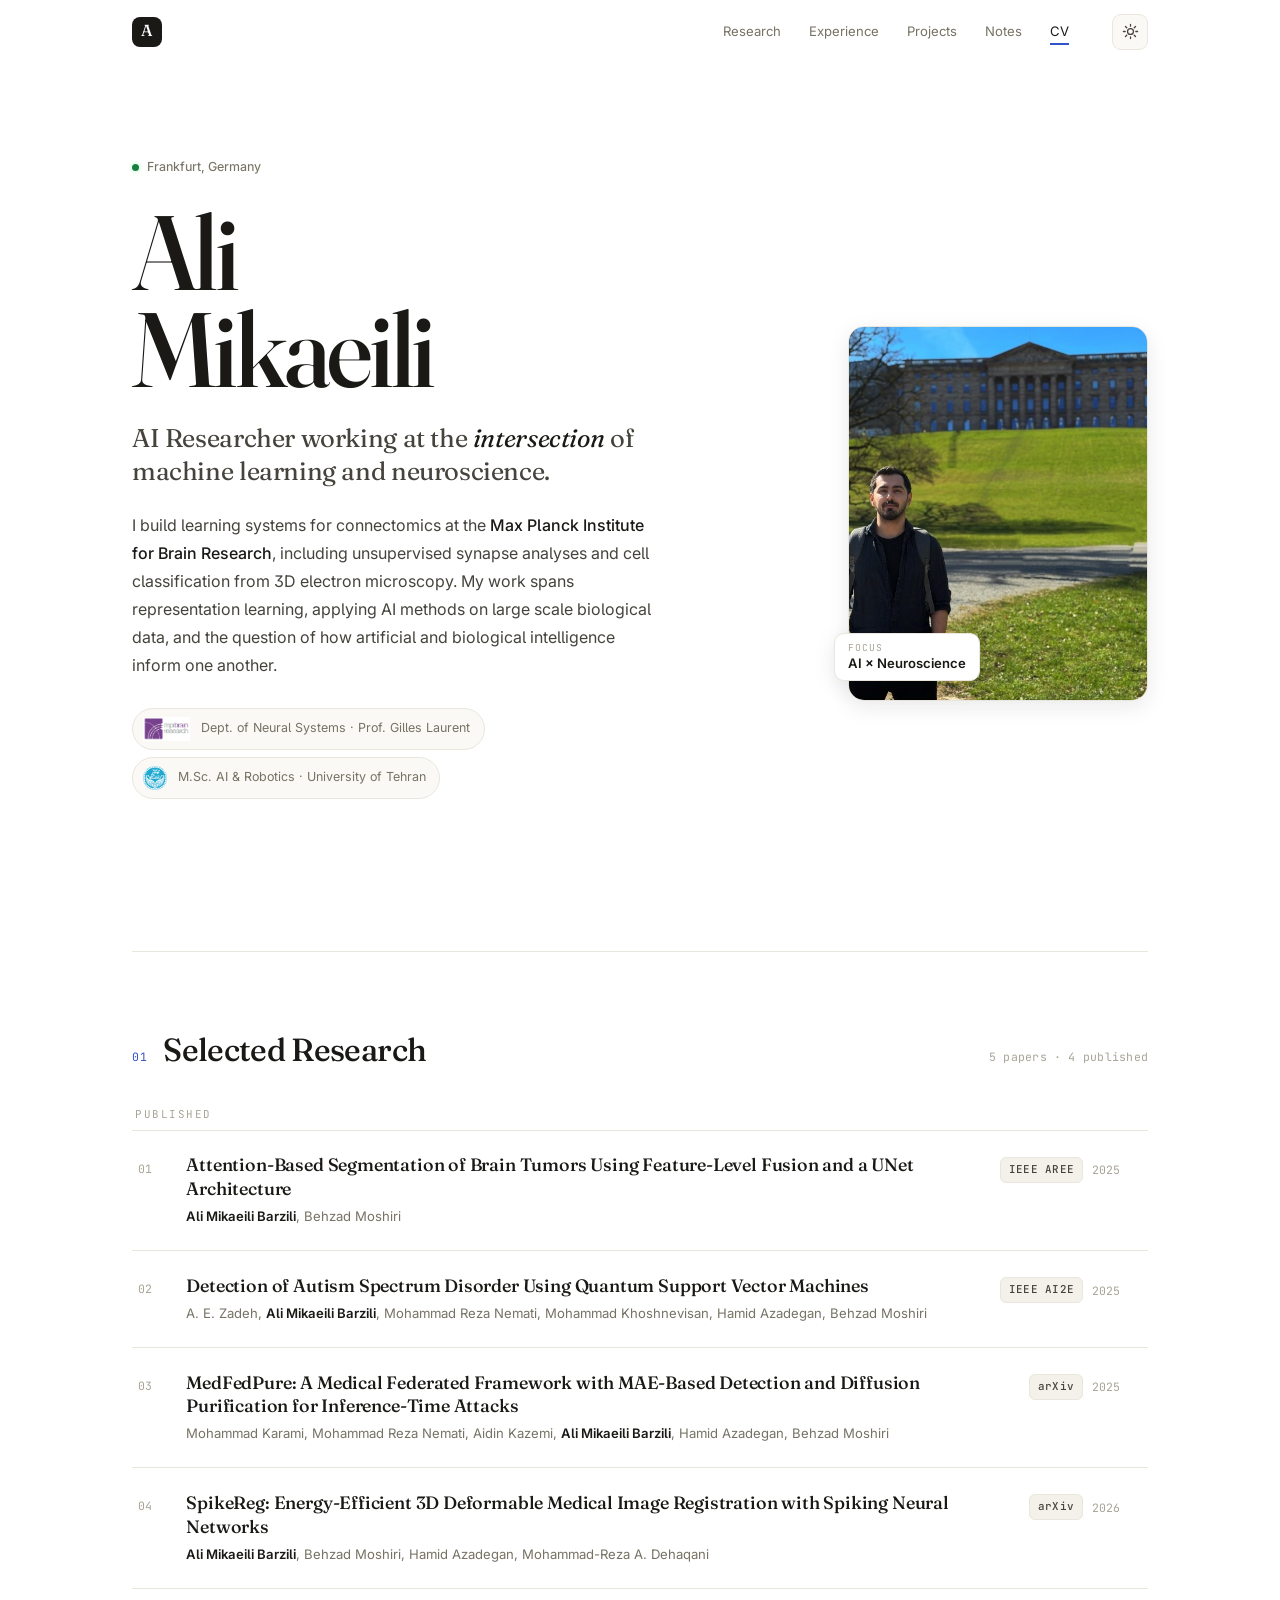
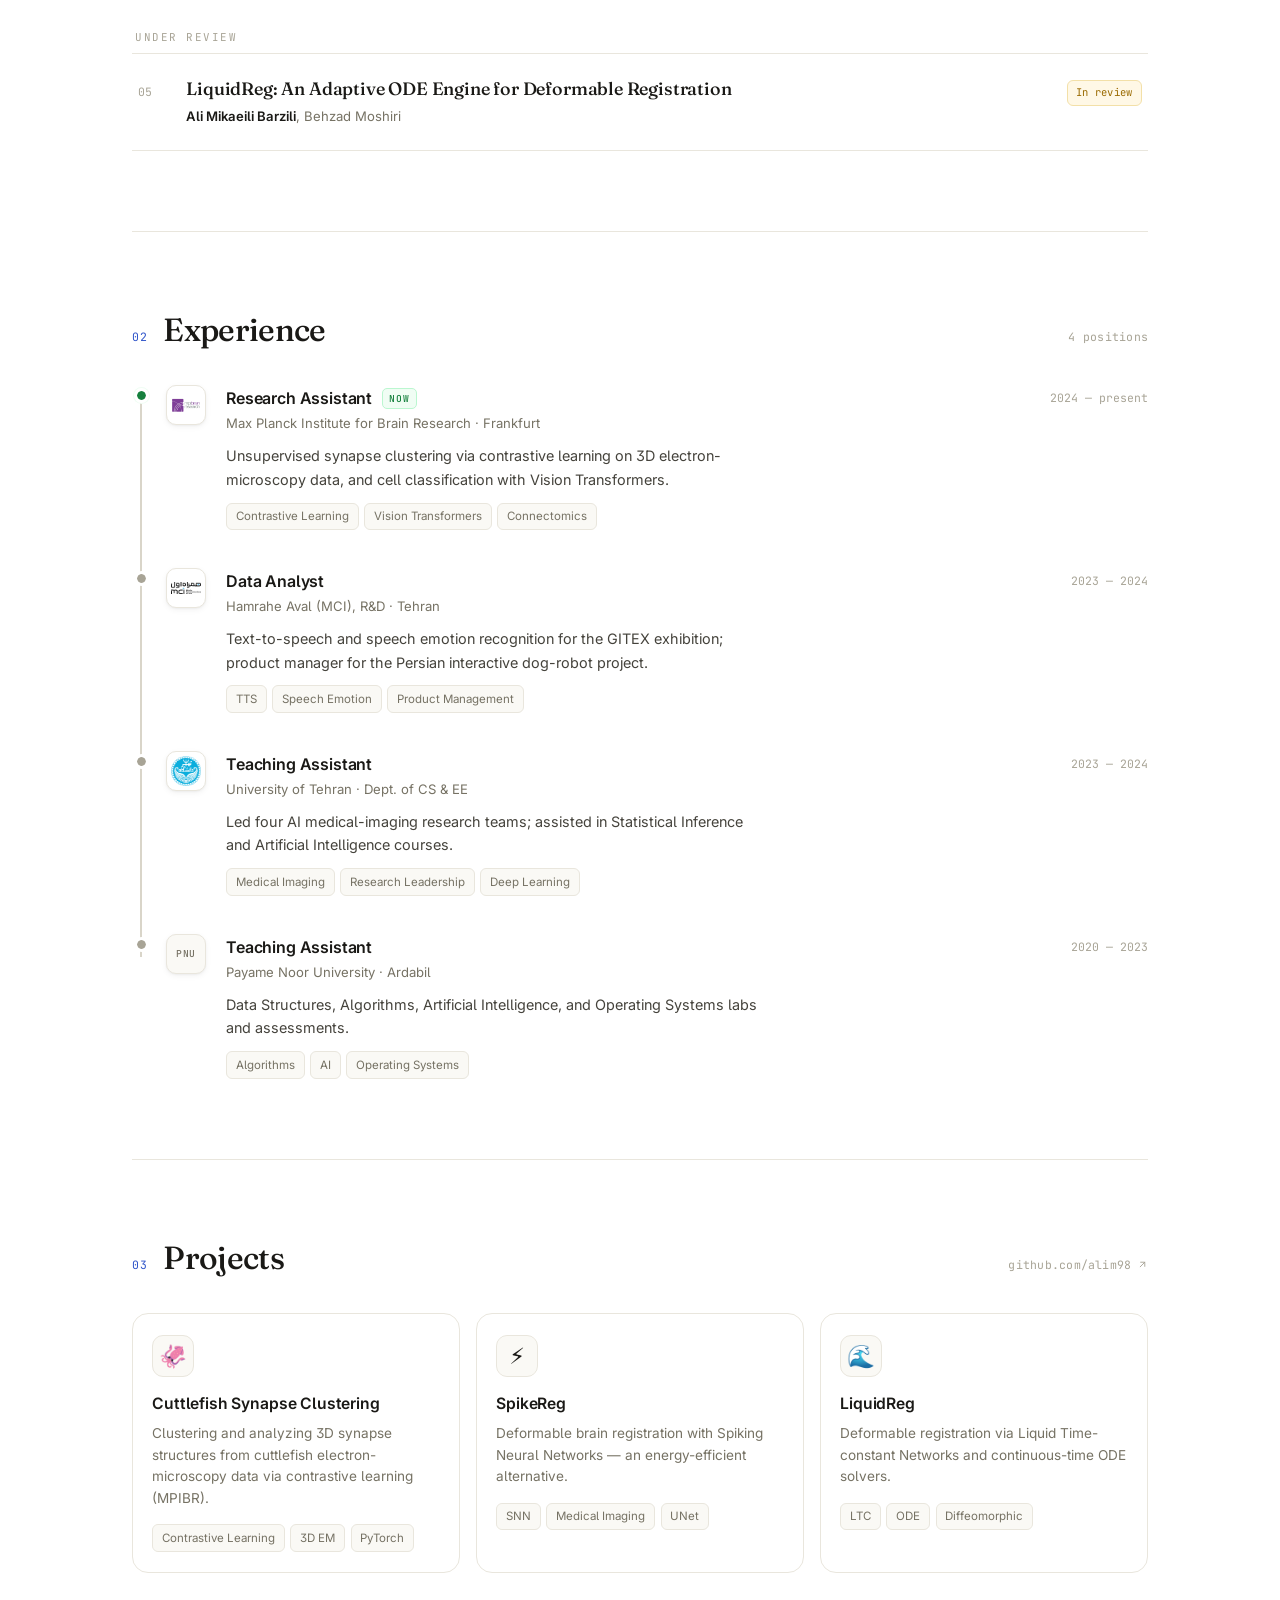
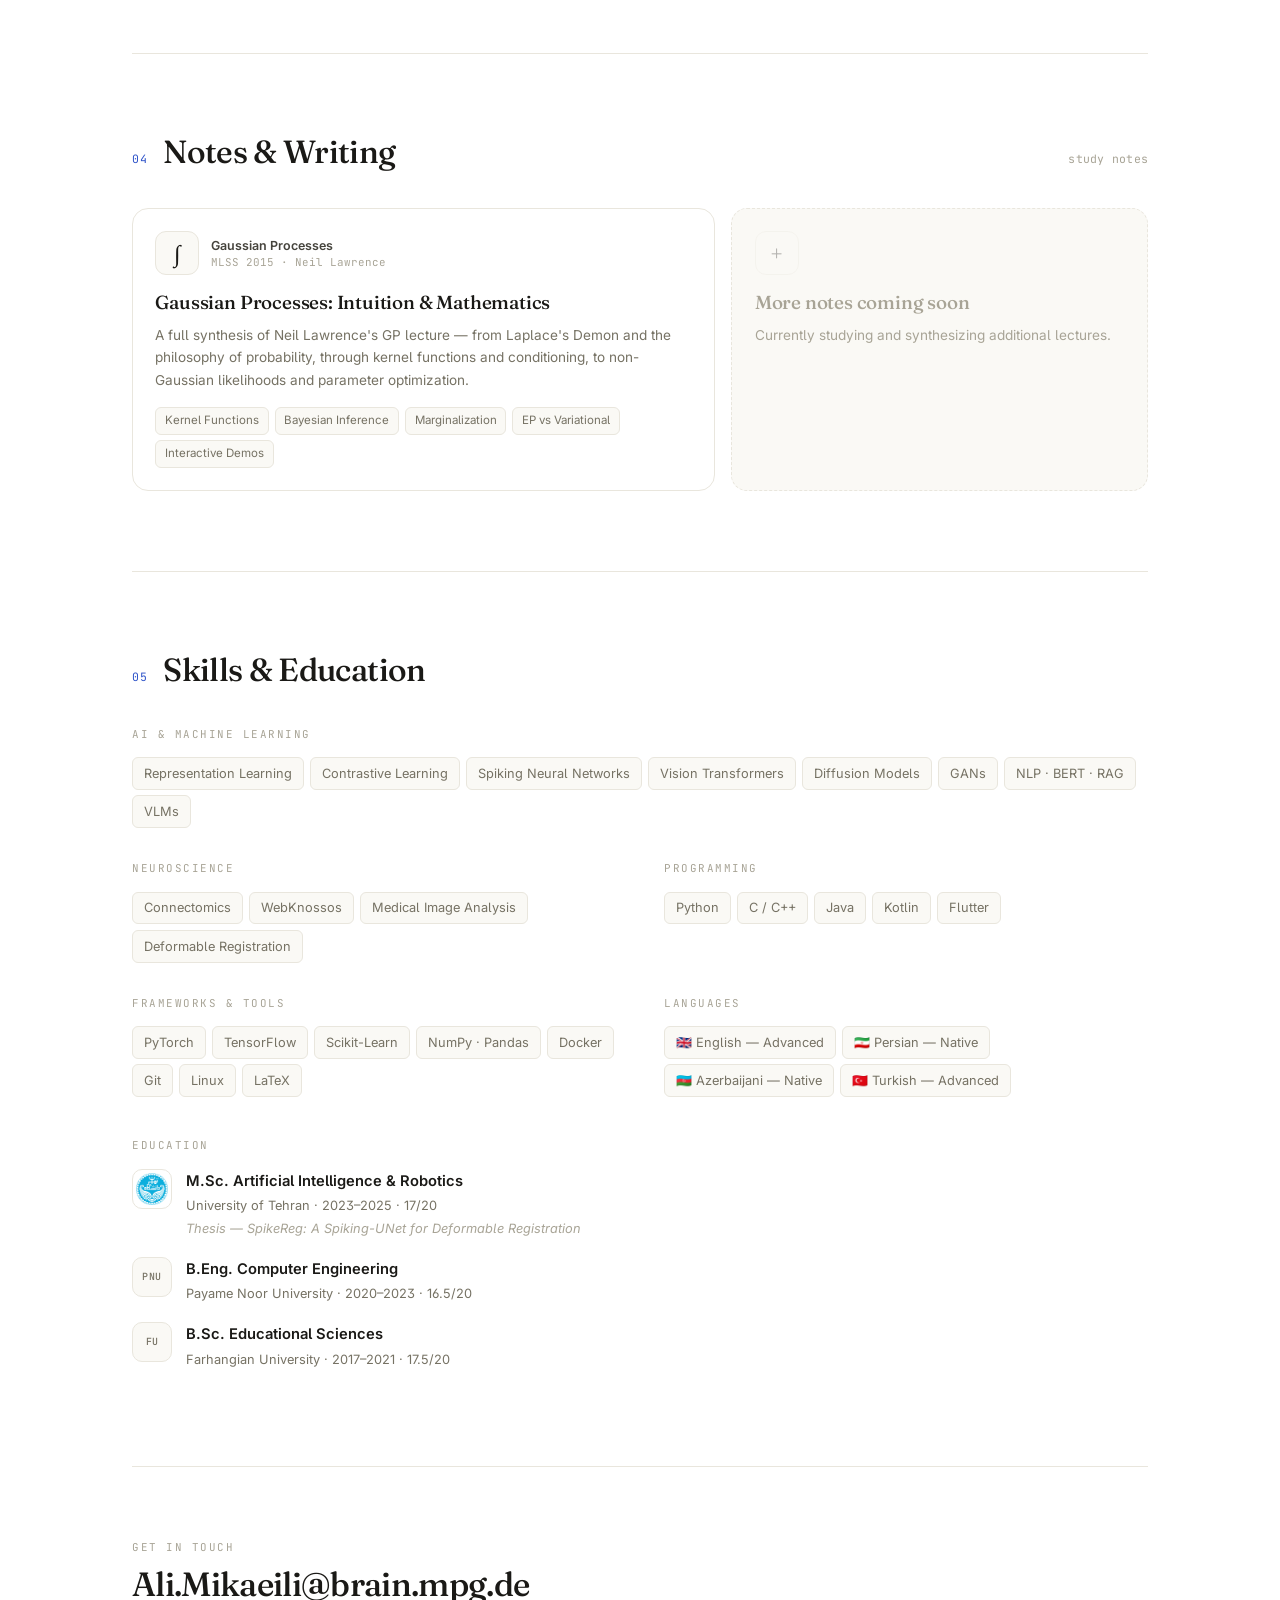
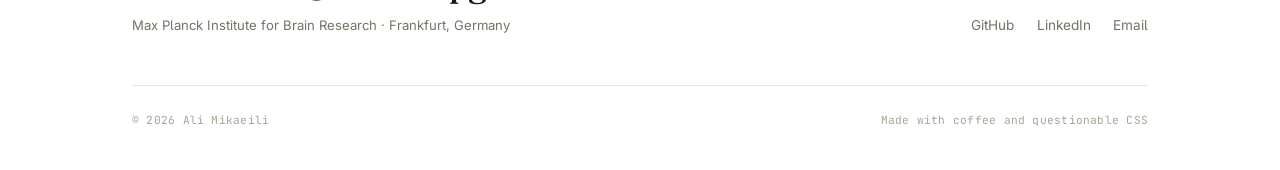
<file: index.html>
<!DOCTYPE html>
<html lang="en" data-theme="light">

<head>
  <meta charset="UTF-8" />
  <meta name="viewport" content="width=device-width, initial-scale=1.0" />
  <title>Ali Mikaeili — AI Researcher</title>
  <meta name="description"
    content="Ali Mikaeili — AI researcher at the Max Planck Institute for Brain Research, working at the intersection of machine learning and neuroscience: connectomics, representation learning, and deformable brain registration." />
  <meta name="author" content="Ali Mikaeili" />

  <!-- Open Graph -->
  <meta property="og:type" content="website" />
  <meta property="og:title" content="Ali Mikaeili — AI Researcher" />
  <meta property="og:description"
    content="AI researcher at the Max Planck Institute for Brain Research — connectomics, representation learning, and deformable brain registration." />
  <meta property="og:image" content="assets/profile.jpg" />
  <meta name="twitter:card" content="summary" />

  <meta name="theme-color" content="#ffffff" media="(prefers-color-scheme: light)" />
  <meta name="theme-color" content="#100f0d" media="(prefers-color-scheme: dark)" />

  <!-- Monogram favicon -->
  <link rel="icon"
    href="data:image/svg+xml,%3Csvg xmlns='http://www.w3.org/2000/svg' viewBox='0 0 64 64'%3E%3Crect width='64' height='64' rx='14' fill='%231a1916'/%3E%3Ctext x='32' y='44' font-family='Georgia,serif' font-size='38' fill='%23fbfbf8' text-anchor='middle'%3EA%3C/text%3E%3C/svg%3E" />

  <!-- No-flash theme init -->
  <script>
    (function () {
      document.documentElement.classList.add('js');
      try {
        var t = localStorage.getItem('theme');
        if (!t) t = matchMedia('(prefers-color-scheme: dark)').matches ? 'dark' : 'light';
        document.documentElement.setAttribute('data-theme', t);
      } catch (e) { }
    })();
  </script>

  <link rel="preconnect" href="https://fonts.googleapis.com" />
  <link rel="preconnect" href="https://fonts.gstatic.com" crossorigin />
  <link
    href="https://fonts.googleapis.com/css2?family=Fraunces:ital,opsz,wght@0,9..144,400;0,9..144,500;0,9..144,600;1,9..144,400;1,9..144,500&family=Inter:wght@400;450;500;600&family=JetBrains+Mono:wght@400;500&display=swap"
    rel="stylesheet" />
  <link rel="stylesheet" href="style.css?v=5" />

  <!-- Structured data -->
  <script type="application/ld+json">
  {
    "@context": "https://schema.org",
    "@type": "Person",
    "name": "Ali Mikaeili",
    "jobTitle": "AI Researcher",
    "affiliation": {
      "@type": "Organization",
      "name": "Max Planck Institute for Brain Research"
    },
    "address": { "@type": "PostalAddress", "addressLocality": "Frankfurt", "addressCountry": "Germany" },
    "email": "Ali.Mikaeili@brain.mpg.de",
    "url": "https://github.com/alim98",
    "sameAs": ["https://github.com/alim98", "https://linkedin.com/in/mikaeiliali"]
  }
  </script>
</head>

<body>

  <a class="skip-link" href="#research">Skip to content</a>

  <!-- ───────────────── TOP BAR ───────────────── -->
  <header class="topbar" id="topbar">
    <div class="topbar-inner">
      <a class="wordmark" href="#top" aria-label="Ali Mikaeili — home">
        <span class="wordmark-mark">A<span>M</span></span>
        <span class="wordmark-name">Ali Mikaeili</span>
      </a>

      <nav class="topnav" aria-label="Sections">
        <a href="#research" data-spy="research">Research</a>
        <a href="#experience" data-spy="experience">Experience</a>
        <a href="#projects" data-spy="projects">Projects</a>
        <a href="#notes" data-spy="notes">Notes</a>
        <a href="#skills" data-spy="skills">CV</a>
      </nav>

      <button class="theme-toggle" id="theme-toggle" type="button" aria-label="Toggle dark mode">
        <svg class="icon-sun" width="17" height="17" viewBox="0 0 24 24" fill="none" stroke="currentColor"
          stroke-width="1.8" stroke-linecap="round" stroke-linejoin="round" aria-hidden="true">
          <circle cx="12" cy="12" r="4.2" />
          <path d="M12 2v2.5M12 19.5V22M4.9 4.9l1.8 1.8M17.3 17.3l1.8 1.8M2 12h2.5M19.5 12H22M4.9 19.1l1.8-1.8M17.3 6.7l1.8-1.8" />
        </svg>
        <svg class="icon-moon" width="16" height="16" viewBox="0 0 24 24" fill="none" stroke="currentColor"
          stroke-width="1.8" stroke-linecap="round" stroke-linejoin="round" aria-hidden="true">
          <path d="M21 12.8A9 9 0 1 1 11.2 3a7 7 0 0 0 9.8 9.8z" />
        </svg>
      </button>
    </div>
  </header>

  <main>

    <!-- ───────────────── HERO ───────────────── -->
    <section class="hero" id="top">
      <div class="hero-grid">
        <div class="hero-text">
          <div class="status reveal">
            <span class="status-dot"></span>
            Frankfurt, Germany 
          </div>

          <h1 class="hero-name reveal">Ali<br />Mikaeili</h1>

          <p class="hero-role reveal">
            AI Researcher working at the <em>intersection</em> of machine&nbsp;learning and neuroscience.
          </p>

          <p class="hero-bio reveal">
            I build learning systems for connectomics at the <strong>Max&nbsp;Planck Institute for Brain
            Research</strong>, including unsupervised synapse analyses and cell classification from 3D electron
            microscopy. My work spans representation learning, applying AI methods on large scale biological data, and the question of how
            artificial and biological intelligence inform one another.
          </p>

          <div class="hero-affils reveal">
            <div class="hero-affil">
              <img src="assets/mpi.png" alt="" class="hero-affil-logo" />
              <span>Dept. of Neural Systems · Prof.&nbsp;Gilles&nbsp;Laurent</span>
            </div>
            <div class="hero-affil">
              <img src="assets/ut.png" alt="" class="hero-affil-logo" />
              <span>M.Sc. AI &amp; Robotics · University of Tehran</span>
            </div>
          </div>

          <div class="hero-links reveal">
            <a class="btn btn-primary" href="mailto:Ali.Mikaeili@brain.mpg.de">
              <svg width="14" height="14" viewBox="0 0 24 24" fill="none" stroke="currentColor" stroke-width="2"
                stroke-linecap="round" stroke-linejoin="round" aria-hidden="true">
                <rect x="2" y="4" width="20" height="16" rx="2" />
                <path d="m22 7-10 6L2 7" />
              </svg>
              Email
            </a>
            <a class="btn" href="https://github.com/alim98" target="_blank" rel="noopener">
              <svg width="14" height="14" viewBox="0 0 24 24" fill="none" stroke="currentColor" stroke-width="2"
                stroke-linecap="round" stroke-linejoin="round" aria-hidden="true">
                <path d="M9 19c-5 1.5-5-2.5-7-3m14 6v-3.87a3.37 3.37 0 0 0-.94-2.61c3.14-.35 6.44-1.54 6.44-7A5.44 5.44 0 0 0 20 4.77 5.07 5.07 0 0 0 19.91 1S18.73.65 16 2.48a13.38 13.38 0 0 0-7 0C6.27.65 5.09 1 5.09 1A5.07 5.07 0 0 0 5 4.77a5.44 5.44 0 0 0-1.5 3.78c0 5.42 3.3 6.61 6.44 7A3.37 3.37 0 0 0 9 18.13V22" />
              </svg>
              GitHub
            </a>
            <a class="btn" href="https://linkedin.com/in/mikaeiliali" target="_blank" rel="noopener">
              <svg width="14" height="14" viewBox="0 0 24 24" fill="none" stroke="currentColor" stroke-width="2"
                stroke-linecap="round" stroke-linejoin="round" aria-hidden="true">
                <path d="M16 8a6 6 0 0 1 6 6v7h-4v-7a2 2 0 0 0-2-2 2 2 0 0 0-2 2v7h-4v-7a6 6 0 0 1 6-6z" />
                <rect x="2" y="9" width="4" height="12" />
                <circle cx="4" cy="4" r="2" />
              </svg>
              LinkedIn
            </a>
          </div>
        </div>

        <div class="hero-portrait reveal">
          <img src="assets/profile.jpg" alt="Portrait of Ali Mikaeili" />
          <div class="hero-portrait-tag">
            <span class="hp-k">Focus</span>
            <span class="hp-v">AI × Neuroscience</span>
          </div>
        </div>
      </div>
    </section>

    <!-- ───────────────── RESEARCH ───────────────── -->
    <section class="section" id="research" aria-labelledby="research-title">
      <div class="section-head reveal">
        <span class="section-num">01</span>
        <h2 class="section-title" id="research-title">Selected Research</h2>
        <span class="section-meta">5 papers · 4 published</span>
      </div>

      <div class="pub-block reveal">
        <div class="pub-group-label">Published</div>
        <ol class="pub-list">

          <li>
            <a class="pub" href="https://doi.org/10.1109/AREE63378.2025.10880261" target="_blank" rel="noopener">
              <span class="pub-n">01</span>
              <div class="pub-main">
                <h3 class="pub-title">Attention-Based Segmentation of Brain Tumors Using Feature-Level Fusion and a
                  UNet Architecture</h3>
                <p class="pub-authors"><strong>Ali Mikaeili Barzili</strong>, Behzad Moshiri</p>
              </div>
              <div class="pub-aside">
                <span class="pub-venue">IEEE AREE</span>
                <span class="pub-year">2025</span>
                <svg class="pub-arrow" width="13" height="13" viewBox="0 0 24 24" fill="none" stroke="currentColor"
                  stroke-width="2" stroke-linecap="round" stroke-linejoin="round" aria-hidden="true">
                  <path d="M7 17 17 7M8 7h9v9" />
                </svg>
              </div>
            </a>
          </li>

          <li>
            <a class="pub" href="https://doi.org/10.1109/AI2E64943.2025.10983511" target="_blank" rel="noopener">
              <span class="pub-n">02</span>
              <div class="pub-main">
                <h3 class="pub-title">Detection of Autism Spectrum Disorder Using Quantum Support Vector Machines</h3>
                <p class="pub-authors">A. E. Zadeh, <strong>Ali Mikaeili Barzili</strong>, Mohammad Reza Nemati, Mohammad Khoshnevisan, Hamid Azadegan, Behzad Moshiri</p>
              </div>
              <div class="pub-aside">
                <span class="pub-venue">IEEE AI2E</span>
                <span class="pub-year">2025</span>
                <svg class="pub-arrow" width="13" height="13" viewBox="0 0 24 24" fill="none" stroke="currentColor"
                  stroke-width="2" stroke-linecap="round" stroke-linejoin="round" aria-hidden="true">
                  <path d="M7 17 17 7M8 7h9v9" />
                </svg>
              </div>
            </a>
          </li>

          <li>
            <a class="pub" href="https://doi.org/10.48550/arXiv.2511.11625" target="_blank" rel="noopener">
              <span class="pub-n">03</span>
              <div class="pub-main">
                <h3 class="pub-title">MedFedPure: A Medical Federated Framework with MAE-Based Detection and Diffusion
                  Purification for Inference-Time Attacks</h3>
                <p class="pub-authors">Mohammad Karami, Mohammad Reza Nemati, Aidin Kazemi, <strong>Ali Mikaeili Barzili</strong>, Hamid Azadegan, Behzad Moshiri</p>
              </div>
              <div class="pub-aside">
                <span class="pub-venue">arXiv</span>
                <span class="pub-year">2025</span>
                <svg class="pub-arrow" width="13" height="13" viewBox="0 0 24 24" fill="none" stroke="currentColor"
                  stroke-width="2" stroke-linecap="round" stroke-linejoin="round" aria-hidden="true">
                  <path d="M7 17 17 7M8 7h9v9" />
                </svg>
              </div>
            </a>
          </li>

          <li>
            <a class="pub" href="https://arxiv.org/abs/2605.25144" target="_blank" rel="noopener">
              <span class="pub-n">04</span>
              <div class="pub-main">
                <h3 class="pub-title">SpikeReg: Energy-Efficient 3D Deformable Medical Image Registration with
                  Spiking Neural Networks</h3>
                <p class="pub-authors"><strong>Ali Mikaeili Barzili</strong>, Behzad Moshiri, Hamid Azadegan, Mohammad-Reza A. Dehaqani</p>
              </div>
              <div class="pub-aside">
                <span class="pub-venue">arXiv</span>
                <span class="pub-year">2026</span>
                <svg class="pub-arrow" width="13" height="13" viewBox="0 0 24 24" fill="none" stroke="currentColor"
                  stroke-width="2" stroke-linecap="round" stroke-linejoin="round" aria-hidden="true">
                  <path d="M7 17 17 7M8 7h9v9" />
                </svg>
              </div>
            </a>
          </li>

        </ol>
      </div>

      <div class="pub-block reveal">
        <div class="pub-group-label">Under Review</div>
        <ol class="pub-list" start="5">

          <li>
            <div class="pub pub-static">
              <span class="pub-n">05</span>
              <div class="pub-main">
                <h3 class="pub-title">LiquidReg: An Adaptive ODE Engine for Deformable Registration</h3>
                <p class="pub-authors"><strong>Ali Mikaeili Barzili</strong>, Behzad Moshiri</p>
              </div>
              <div class="pub-aside"><span class="pub-status">In review</span></div>
            </div>
          </li>

        </ol>
      </div>
    </section>

    <!-- ───────────────── EXPERIENCE ───────────────── -->
    <section class="section" id="experience" aria-labelledby="experience-title">
      <div class="section-head reveal">
        <span class="section-num">02</span>
        <h2 class="section-title" id="experience-title">Experience</h2>
        <span class="section-meta">4 positions</span>
      </div>

      <ol class="timeline">

        <li class="tl-item reveal">
          <div class="tl-rail"><span class="tl-dot tl-dot-live"></span></div>
          <div class="tl-logo"><img src="assets/mpi.png" alt="Max Planck Institute" /></div>
          <div class="tl-body">
            <div class="tl-top">
              <h3>Research Assistant</h3>
              <span class="chip-live">Now</span>
            </div>
            <p class="tl-org">Max Planck Institute for Brain Research · Frankfurt</p>
            <p class="tl-desc">Unsupervised synapse clustering via contrastive learning on 3D electron-microscopy
              data, and cell classification with Vision Transformers.</p>
            <div class="tag-row">
              <span>Contrastive Learning</span><span>Vision Transformers</span><span>Connectomics</span>
            </div>
          </div>
          <span class="tl-year">2024 — present</span>
        </li>

        <li class="tl-item reveal">
          <div class="tl-rail"><span class="tl-dot"></span></div>
          <div class="tl-logo"><img src="assets/mci.png" alt="Hamrahe Aval" /></div>
          <div class="tl-body">
            <div class="tl-top"><h3>Data Analyst</h3></div>
            <p class="tl-org">Hamrahe Aval (MCI), R&amp;D · Tehran</p>
            <p class="tl-desc">Text-to-speech and speech emotion recognition for the GITEX exhibition; product manager
              for the Persian interactive dog-robot project.</p>
            <div class="tag-row">
              <span>TTS</span><span>Speech Emotion</span><span>Product Management</span>
            </div>
          </div>
          <span class="tl-year">2023 — 2024</span>
        </li>

        <li class="tl-item reveal">
          <div class="tl-rail"><span class="tl-dot"></span></div>
          <div class="tl-logo"><img src="assets/ut.png" alt="University of Tehran" /></div>
          <div class="tl-body">
            <div class="tl-top"><h3>Teaching Assistant</h3></div>
            <p class="tl-org">University of Tehran · Dept. of CS &amp; EE</p>
            <p class="tl-desc">Led four AI medical-imaging research teams; assisted in Statistical Inference and
              Artificial Intelligence courses.</p>
            <div class="tag-row">
              <span>Medical Imaging</span><span>Research Leadership</span><span>Deep Learning</span>
            </div>
          </div>
          <span class="tl-year">2023 — 2024</span>
        </li>

        <li class="tl-item reveal">
          <div class="tl-rail tl-rail-last"><span class="tl-dot"></span></div>
          <div class="tl-logo tl-logo-letter">PNU</div>
          <div class="tl-body">
            <div class="tl-top"><h3>Teaching Assistant</h3></div>
            <p class="tl-org">Payame Noor University · Ardabil</p>
            <p class="tl-desc">Data Structures, Algorithms, Artificial Intelligence, and Operating Systems labs and
              assessments.</p>
            <div class="tag-row">
              <span>Algorithms</span><span>AI</span><span>Operating Systems</span>
            </div>
          </div>
          <span class="tl-year">2020 — 2023</span>
        </li>

      </ol>
    </section>

    <!-- ───────────────── PROJECTS ───────────────── -->
    <section class="section" id="projects" aria-labelledby="projects-title">
      <div class="section-head reveal">
        <span class="section-num">03</span>
        <h2 class="section-title" id="projects-title">Projects</h2>
        <a class="section-meta section-link" href="https://github.com/alim98" target="_blank" rel="noopener">
          github.com/alim98
          <svg width="11" height="11" viewBox="0 0 24 24" fill="none" stroke="currentColor" stroke-width="2"
            stroke-linecap="round" stroke-linejoin="round" aria-hidden="true">
            <path d="M7 17 17 7M8 7h9v9" />
          </svg>
        </a>
      </div>

      <div class="proj-grid">

        <article class="proj reveal" style="--c:#6366f1">
          <span class="proj-icon">🦑</span>
          <h3>Cuttlefish Synapse Clustering</h3>
          <p>Clustering and analyzing 3D synapse structures from cuttlefish electron-microscopy data via contrastive
            learning (MPIBR).</p>
          <div class="tag-row"><span>Contrastive Learning</span><span>3D EM</span><span>PyTorch</span></div>
        </article>

        <article class="proj reveal" style="--c:#f59e0b">
          <span class="proj-icon">⚡</span>
          <h3>SpikeReg</h3>
          <p>Deformable brain registration with Spiking Neural Networks — an energy-efficient alternative.</p>
          <div class="tag-row"><span>SNN</span><span>Medical Imaging</span><span>UNet</span></div>
        </article>

        <article class="proj reveal" style="--c:#06b6d4">
          <span class="proj-icon">🌊</span>
          <h3>LiquidReg</h3>
          <p>Deformable registration via Liquid Time-constant Networks and continuous-time ODE solvers.</p>
          <div class="tag-row"><span>LTC</span><span>ODE</span><span>Diffeomorphic</span></div>
        </article>

      </div>
    </section>

    <!-- ───────────────── NOTES ───────────────── -->
    <section class="section" id="notes" aria-labelledby="notes-title">
      <div class="section-head reveal">
        <span class="section-num">04</span>
        <h2 class="section-title" id="notes-title">Notes &amp; Writing</h2>
        <span class="section-meta">study notes</span>
      </div>

      <div class="notes-grid">

        <a class="note reveal" href="gp/lectuers.html" target="_blank" rel="noopener">
          <div class="note-top">
            <span class="note-glyph">∫</span>
            <div class="note-kicker">
              <span class="note-kicker-tag">Gaussian Processes</span>
              <span class="note-kicker-src">MLSS 2015 · Neil Lawrence</span>
            </div>
            <svg class="note-arrow" width="13" height="13" viewBox="0 0 24 24" fill="none" stroke="currentColor"
              stroke-width="2" stroke-linecap="round" stroke-linejoin="round" aria-hidden="true">
              <path d="M7 17 17 7M8 7h9v9" />
            </svg>
          </div>
          <h3>Gaussian Processes: Intuition &amp; Mathematics</h3>
          <p>A full synthesis of Neil Lawrence's GP lecture — from Laplace's Demon and the philosophy of probability,
            through kernel functions and conditioning, to non-Gaussian likelihoods and parameter optimization.</p>
          <div class="tag-row">
            <span>Kernel Functions</span><span>Bayesian Inference</span><span>Marginalization</span><span>EP vs
              Variational</span><span>Interactive Demos</span>
          </div>
        </a>

        <div class="note note-placeholder reveal">
          <div class="note-top"><span class="note-glyph note-glyph-dim">+</span></div>
          <h3 class="dim">More notes coming soon</h3>
          <p class="dim">Currently studying and synthesizing additional lectures.</p>
        </div>

      </div>
    </section>

    <!-- ───────────────── SKILLS & EDUCATION ───────────────── -->
    <section class="section" id="skills" aria-labelledby="skills-title">
      <div class="section-head reveal">
        <span class="section-num">05</span>
        <h2 class="section-title" id="skills-title">Skills &amp; Education</h2>
      </div>

      <div class="se-grid">

        <div class="se-block reveal">
          <div class="se-label">AI &amp; Machine Learning</div>
          <div class="tag-row tag-row-lg">
            <span>Representation Learning</span><span>Contrastive Learning</span><span>Spiking Neural
              Networks</span><span>Vision Transformers</span><span>Diffusion Models</span><span>GANs</span><span>NLP
              · BERT · RAG</span><span>VLMs</span>
          </div>
        </div>

        <div class="se-block reveal">
          <div class="se-label">Neuroscience</div>
          <div class="tag-row tag-row-lg">
            <span>Connectomics</span><span>WebKnossos</span><span>Medical Image Analysis</span><span>Deformable
              Registration</span>
          </div>
        </div>

        <div class="se-block reveal">
          <div class="se-label">Programming</div>
          <div class="tag-row tag-row-lg">
            <span>Python</span><span>C / C++</span><span>Java</span><span>Kotlin</span><span>Flutter</span>
          </div>
        </div>

        <div class="se-block reveal">
          <div class="se-label">Frameworks &amp; Tools</div>
          <div class="tag-row tag-row-lg">
            <span>PyTorch</span><span>TensorFlow</span><span>Scikit-Learn</span><span>NumPy ·
              Pandas</span><span>Docker</span><span>Git</span><span>Linux</span><span>LaTeX</span>
          </div>
        </div>

        <div class="se-block reveal">
          <div class="se-label">Languages</div>
          <div class="tag-row tag-row-lg">
            <span>🇬🇧 English — Advanced</span><span>🇮🇷 Persian — Native</span><span>🇦🇿 Azerbaijani —
              Native</span><span>🇹🇷 Turkish — Advanced</span>
          </div>
        </div>

        <div class="se-block se-edu reveal">
          <div class="se-label">Education</div>
          <div class="edu-list">

            <div class="edu-row">
              <img src="assets/ut.png" alt="University of Tehran" class="edu-logo" />
              <div>
                <strong>M.Sc. Artificial Intelligence &amp; Robotics</strong>
                <p>University of Tehran · 2023–2025 · 17/20</p>
                <p class="edu-note">Thesis — SpikeReg: A Spiking-UNet for Deformable Registration</p>
              </div>
            </div>

            <div class="edu-row">
              <span class="edu-logo edu-logo-letter">PNU</span>
              <div>
                <strong>B.Eng. Computer Engineering</strong>
                <p>Payame Noor University · 2020–2023 · 16.5/20</p>
              </div>
            </div>

            <div class="edu-row">
              <span class="edu-logo edu-logo-letter">FU</span>
              <div>
                <strong>B.Sc. Educational Sciences</strong>
                <p>Farhangian University · 2017–2021 · 17.5/20</p>
              </div>
            </div>

          </div>
        </div>

      </div>
    </section>

    <!-- ───────────────── FOOTER ───────────────── -->
    <footer class="footer" id="contact">
      <div class="footer-grid">
        <div>
          <p class="footer-kicker">Get in touch</p>
          <a class="footer-mail" href="mailto:Ali.Mikaeili@brain.mpg.de">Ali.Mikaeili@brain.mpg.de</a>
          <p class="footer-loc">Max Planck Institute for Brain Research · Frankfurt, Germany</p>
        </div>
        <nav class="footer-links" aria-label="Elsewhere">
          <a href="https://github.com/alim98" target="_blank" rel="noopener">GitHub</a>
          <a href="https://linkedin.com/in/mikaeiliali" target="_blank" rel="noopener">LinkedIn</a>
          <a href="mailto:Ali.Mikaeili@brain.mpg.de">Email</a>
        </nav>
      </div>
      <div class="footer-base">
        <span>© <span id="year">2026</span> Ali Mikaeili</span>
        <span>Made with coffee and questionable CSS</span>
      </div>
    </footer>

  </main>

  <script src="script.js?v=5"></script>
</body>

</html>
</file>
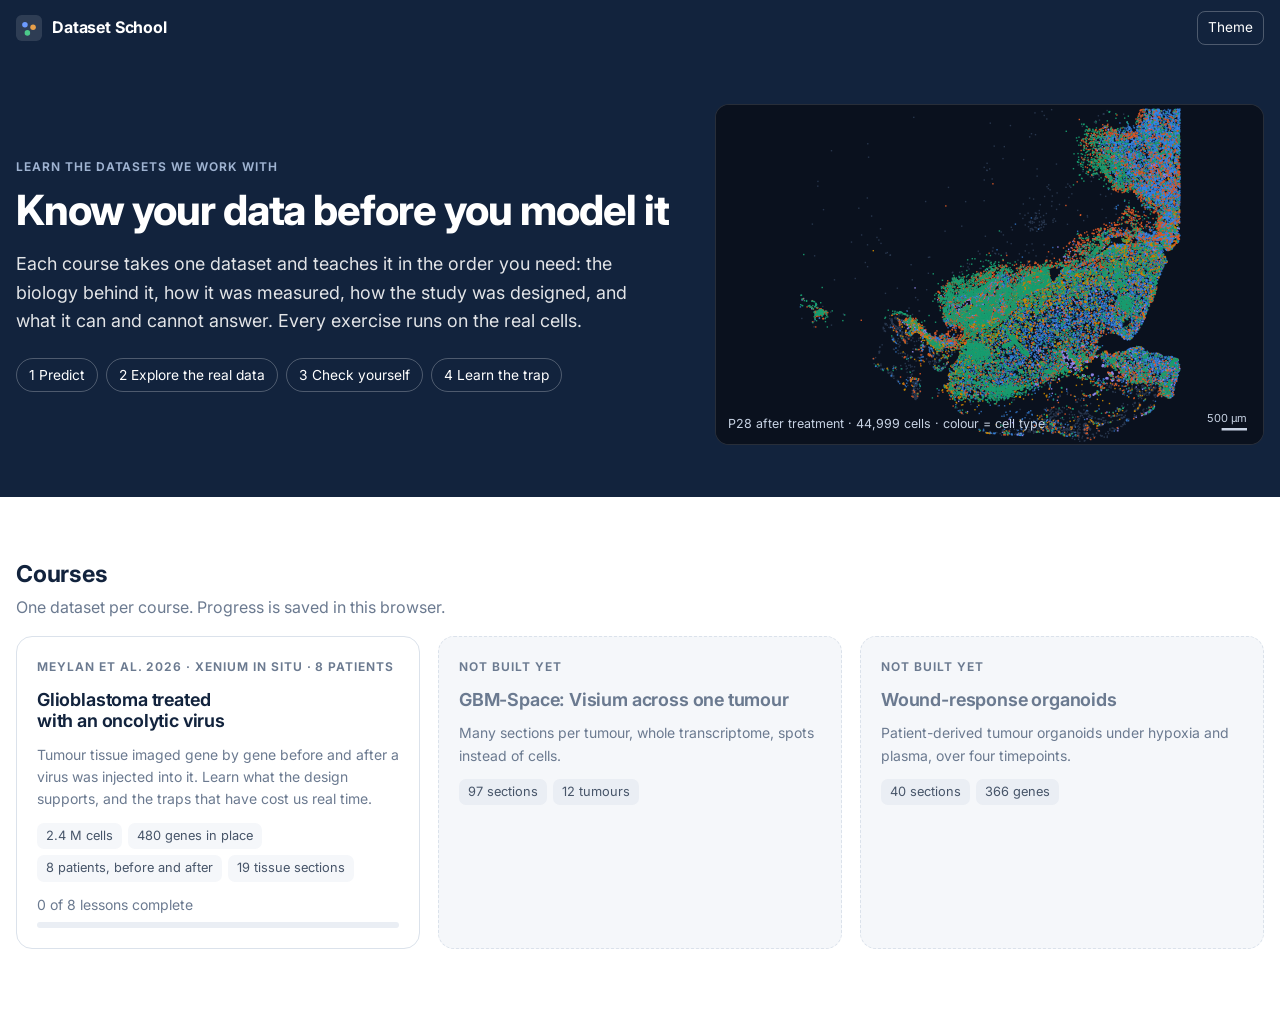
<file: ds-dca6bc19/index.html>
<!doctype html>
<html lang="en">
<head>
<meta charset="utf-8">
<meta name="viewport" content="width=device-width, initial-scale=1, viewport-fit=cover">
<title>Dataset School</title>
<meta name="robots" content="noindex, nofollow">
<meta name="description" content="Interactive courses that teach one single-cell or spatial dataset at a time, on the real data.">
<link rel="preconnect" href="https://fonts.googleapis.com">
<link rel="preconnect" href="https://fonts.gstatic.com" crossorigin>
<link rel="stylesheet" href="https://fonts.googleapis.com/css2?family=Inter:wght@400;500;600;700;750&family=JetBrains+Mono:wght@400;500&display=fallback">
<link rel="stylesheet" href="assets/portal.css">
<link rel="icon" href="data:image/svg+xml,%3Csvg xmlns='http://www.w3.org/2000/svg' viewBox='0 0 32 32'%3E%3Crect width='32' height='32' rx='7' fill='%2312233D'/%3E%3Ccircle cx='11' cy='12' r='3.2' fill='%231F5FD1'/%3E%3Ccircle cx='21' cy='15' r='3.2' fill='%23B45309'/%3E%3Ccircle cx='14' cy='22' r='3.2' fill='%231BAF7A'/%3E%3C/svg%3E">
</head>
<body>
<header class="topbar">
  <div class="topbar-in">
    <a class="brand" href="#">
      <svg class="brand-mark" viewBox="0 0 32 32" aria-hidden="true">
        <rect width="32" height="32" rx="7" fill="rgba(255,255,255,.12)"></rect>
        <circle cx="11" cy="12" r="3.4" fill="#6c9bff"></circle>
        <circle cx="21" cy="15" r="3.4" fill="#e8a04a"></circle>
        <circle cx="14" cy="22" r="3.4" fill="#4cc98a"></circle>
      </svg>
      Dataset School
    </a>
    <nav class="crumbs" id="crumbs" aria-label="Breadcrumb"></nav>
    <span class="spacer"></span>
    <button class="iconbtn" id="themebtn" type="button" aria-label="Switch between light and dark">Theme</button>
  </div>
</header>
<div id="app"><div class="loading">Loading…</div></div>

<script src="assets/portal.js"></script>
<script src="assets/selftest.js"></script>
<script src="datasets/meylan/m_data.js"></script>
<script src="datasets/meylan/m_umap.js"></script>
<script src="datasets/meylan/m_tissue.js"></script>
<script src="datasets/meylan/m_lab.js"></script>
<script src="datasets/meylan/m_hero.js"></script>
<script src="datasets/meylan/course_1.js"></script>
<script src="datasets/meylan/course_2.js"></script>
<script src="datasets/meylan/course_3.js"></script>
<script src="datasets/meylan/course_4.js"></script>
<script>
  DS.upcoming = [
    { title: 'GBM-Space: Visium across one tumour', short: 'Many sections per tumour, whole transcriptome, spots instead of cells.', facts: ['97 sections', '12 tumours'] },
    { title: 'Wound-response organoids', short: 'Patient-derived tumour organoids under hypoxia and plasma, over four timepoints.', facts: ['40 sections', '366 genes'] }
  ];
  document.getElementById('themebtn').addEventListener('click', DS.toggleTheme);
  DS.start();
</script>
</body>
</html>
</file>
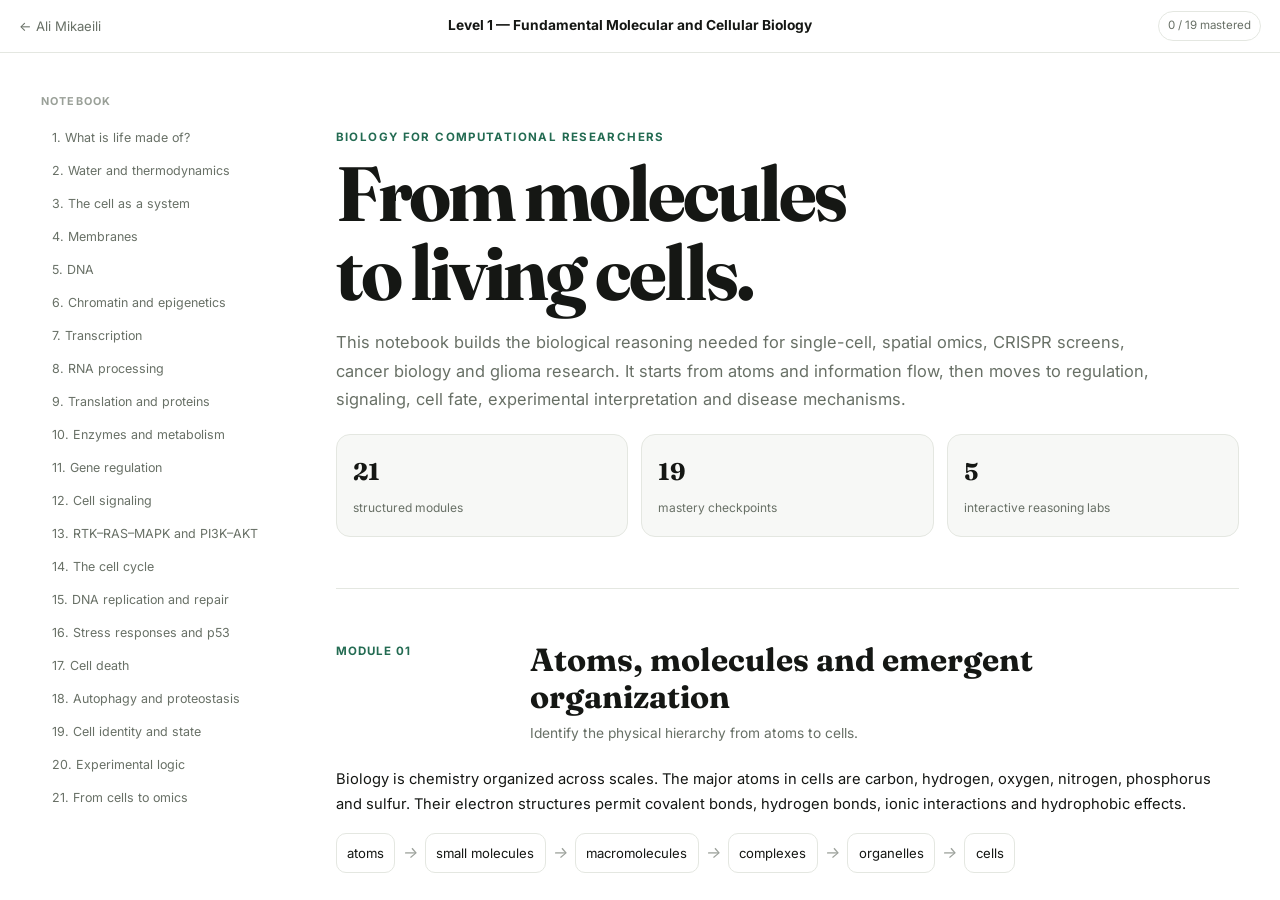
<file: biology/level-1-fundamental-molecular-and-cellular-biology.html>
<!doctype html>
<html lang="en">
<head>
<meta charset="utf-8">
<meta name="viewport" content="width=device-width,initial-scale=1">
<title>Level 1 — Fundamental Molecular and Cellular Biology</title>
<meta name="description" content="Interactive zero-to-advanced molecular and cellular biology notebook for AI researchers entering single-cell, spatial omics, perturbation biology and glioma research.">
<style>
html,body{width:100%;height:100%;margin:0;overflow:hidden;background:#fff}iframe{display:block;width:100%;height:100%;border:0;background:#fff}
</style>
</head>
<body>
<iframe id="biologyNotebook" src="notebook-core.html" title="Level 1 — Fundamental Molecular and Cellular Biology"></iframe>
<script>
const figures=[
  {
    section:'Compartments, membranes and organelles',
    parts:[
      'assets/fullres-q35/cell.0.txt',
      'assets/fullres-q35/cell.1.txt',
      'assets/fullres-q35/cell.2.txt',
      'assets/fullres-q35/cell.3.txt',
      'assets/fullres-q35/cell.4a.txt',
      'assets/fullres-q35/cell.4b.txt',
      'assets/fullres-q35/cell.4c.txt'
    ],
    alt:'Schematic of a eukaryotic cell showing major organelles and the secretory pathway.',
    caption:'Major organelles compartmentalize cellular functions. The inset follows a secreted protein from transcription through the rough ER, Golgi apparatus, transport vesicle and plasma membrane.'
  },
  {
    section:'From DNA to RNA',
    parts:[
      'assets/fullres-data/dogma.0.txt',
      'assets/fullres-q35/dogma.1.txt',
      'assets/fullres-q35/dogma.2.txt'
    ],
    alt:'Central dogma schematic showing gene regulation, transcription, RNA processing, export and translation.',
    caption:'DNA is transcribed into pre-mRNA, processed into mature mRNA, exported from the nucleus and translated. Enhancers, promoters and transcription factors regulate the first step.'
  },
  {
    section:'Two central growth and survival networks',
    parts:[
      'assets/fullres-q55/signal.00.txt',
      'assets/fullres-q55/signal.01.txt',
      'assets/fullres-q55/signal.02.txt'
    ],
    alt:'Schematic of the RTK RAS MAPK and PI3K AKT mTOR signaling pathways with PTEN inhibition.',
    caption:'An activated receptor tyrosine kinase can engage the RAS–MAPK and PI3K–AKT–mTOR branches. PTEN opposes signaling through the PI3K branch.'
  },
  {
    section:'Deciding whether to pause, repair or die',
    parts:[
      'assets/fullres-q55/cycle.00.txt',
      'assets/fullres-q55/cycle.01.txt',
      'assets/fullres-q55/cycle.02.txt',
      'assets/fullres-q55/cycle.03.txt',
      'assets/fullres-q55/cycle.04.txt',
      'assets/fullres-q55/cycle.05.txt',
      'assets/fullres-q55/cycle.06.txt',
      'assets/fullres-q55/cycle.07.txt',
      'assets/fullres-q55/cycle.08.txt'
    ],
    alt:'Cell-cycle schematic with G1, S, G2 and M phases and the ATM ATR p53 DNA-damage response.',
    caption:'Cyclin–CDK complexes drive cell-cycle progression, while DNA-damage checkpoints can favor arrest, repair, senescence or apoptosis.'
  }
];

async function makeSource(parts){
  const chunks=await Promise.all(parts.map(async path=>{
    const response=await fetch(path);
    if(!response.ok) throw new Error(`Could not load ${path}`);
    return (await response.text()).replace(/\s+/g,'');
  }));
  return 'data:image/webp;base64,'+chunks.join('');
}

function addStyles(doc){
  const style=doc.createElement('style');
  style.textContent=`
    .bio-figure{margin:1.45rem 0 1.2rem;border:1px solid var(--line);border-radius:var(--r);overflow:hidden;background:#fff;box-shadow:0 8px 28px rgba(21,23,20,.06)}
    .bio-figure img{display:block;width:100%;height:auto;cursor:zoom-in;background:#fff}
    .bio-figure figcaption{padding:.8rem 1rem;border-top:1px solid var(--line);font-size:.78rem;line-height:1.55;color:var(--muted);background:var(--panel)}
    .bio-figure figcaption b{color:var(--ink)}
    .bio-lightbox{position:fixed;inset:0;z-index:9999;display:flex;align-items:center;justify-content:center;padding:3vh 3vw;background:rgba(10,12,10,.9);cursor:zoom-out;animation:bioFade .16s ease}
    .bio-lightbox img{display:block;max-width:94vw;max-height:91vh;width:auto;height:auto;border-radius:12px;background:#fff;box-shadow:0 24px 80px rgba(0,0,0,.45)}
    .bio-lightbox button{position:fixed;right:18px;top:18px;width:38px;height:38px;border:1px solid rgba(255,255,255,.35);border-radius:50%;background:rgba(0,0,0,.35);color:#fff;font:24px/1 system-ui;cursor:pointer}
    @keyframes bioFade{from{opacity:0}to{opacity:1}}
  `;
  doc.head.appendChild(style);
}

function openLightbox(doc,img){
  const overlay=doc.createElement('div');
  overlay.className='bio-lightbox';
  overlay.setAttribute('role','dialog');
  overlay.setAttribute('aria-label','Enlarged biology figure');
  const large=doc.createElement('img');
  large.src=img.src;
  large.alt=img.alt;
  const close=doc.createElement('button');
  close.type='button';
  close.setAttribute('aria-label','Close figure');
  close.textContent='×';
  const dismiss=()=>overlay.remove();
  overlay.addEventListener('click',dismiss);
  large.addEventListener('click',event=>event.stopPropagation());
  close.addEventListener('click',dismiss);
  doc.addEventListener('keydown',event=>{if(event.key==='Escape')dismiss()},{once:true});
  overlay.append(large,close);
  doc.body.appendChild(overlay);
}

const frame=document.getElementById('biologyNotebook');
frame.addEventListener('load',async()=>{
  const doc=frame.contentDocument;
  if(!doc)return;
  addStyles(doc);
  for(const item of figures){
    try{
      const section=[...doc.querySelectorAll('.lesson')].find(node=>node.querySelector('h2')?.textContent.trim()===item.section);
      if(!section)continue;
      const figure=doc.createElement('figure');
      figure.className='bio-figure';
      const image=doc.createElement('img');
      image.src=await makeSource(item.parts);
      image.alt=item.alt;
      image.loading='lazy';
      image.decoding='async';
      image.addEventListener('click',()=>openLightbox(doc,image));
      const caption=doc.createElement('figcaption');
      caption.innerHTML=`<b>Visual map.</b> ${item.caption} Click the figure to enlarge.`;
      figure.append(image,caption);
      const content=section.querySelector('.content')||section;
      const mastery=content.querySelector('.mastery');
      if(mastery)content.insertBefore(figure,mastery);else content.appendChild(figure);
    }catch(error){
      console.error('Figure injection failed:',item.section,error);
    }
  }
});
</script>
</body>
</html>
</file>
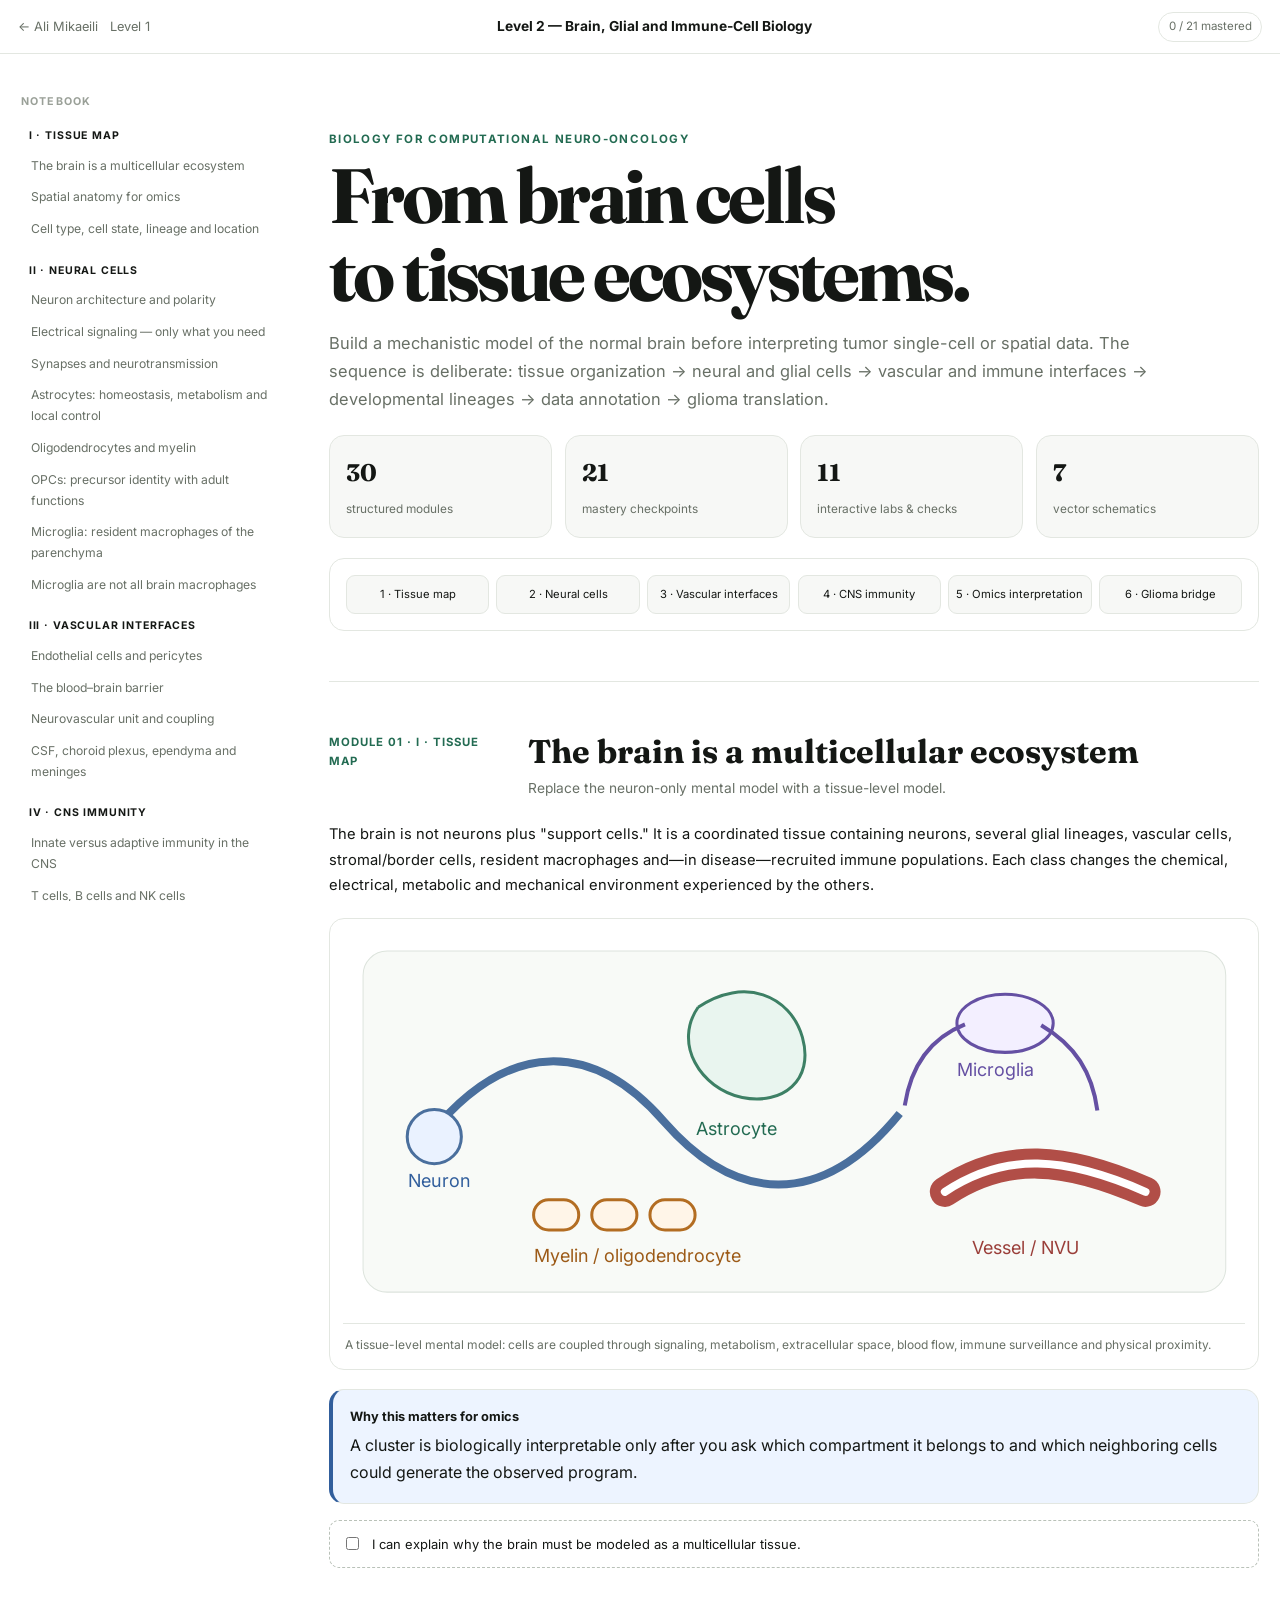
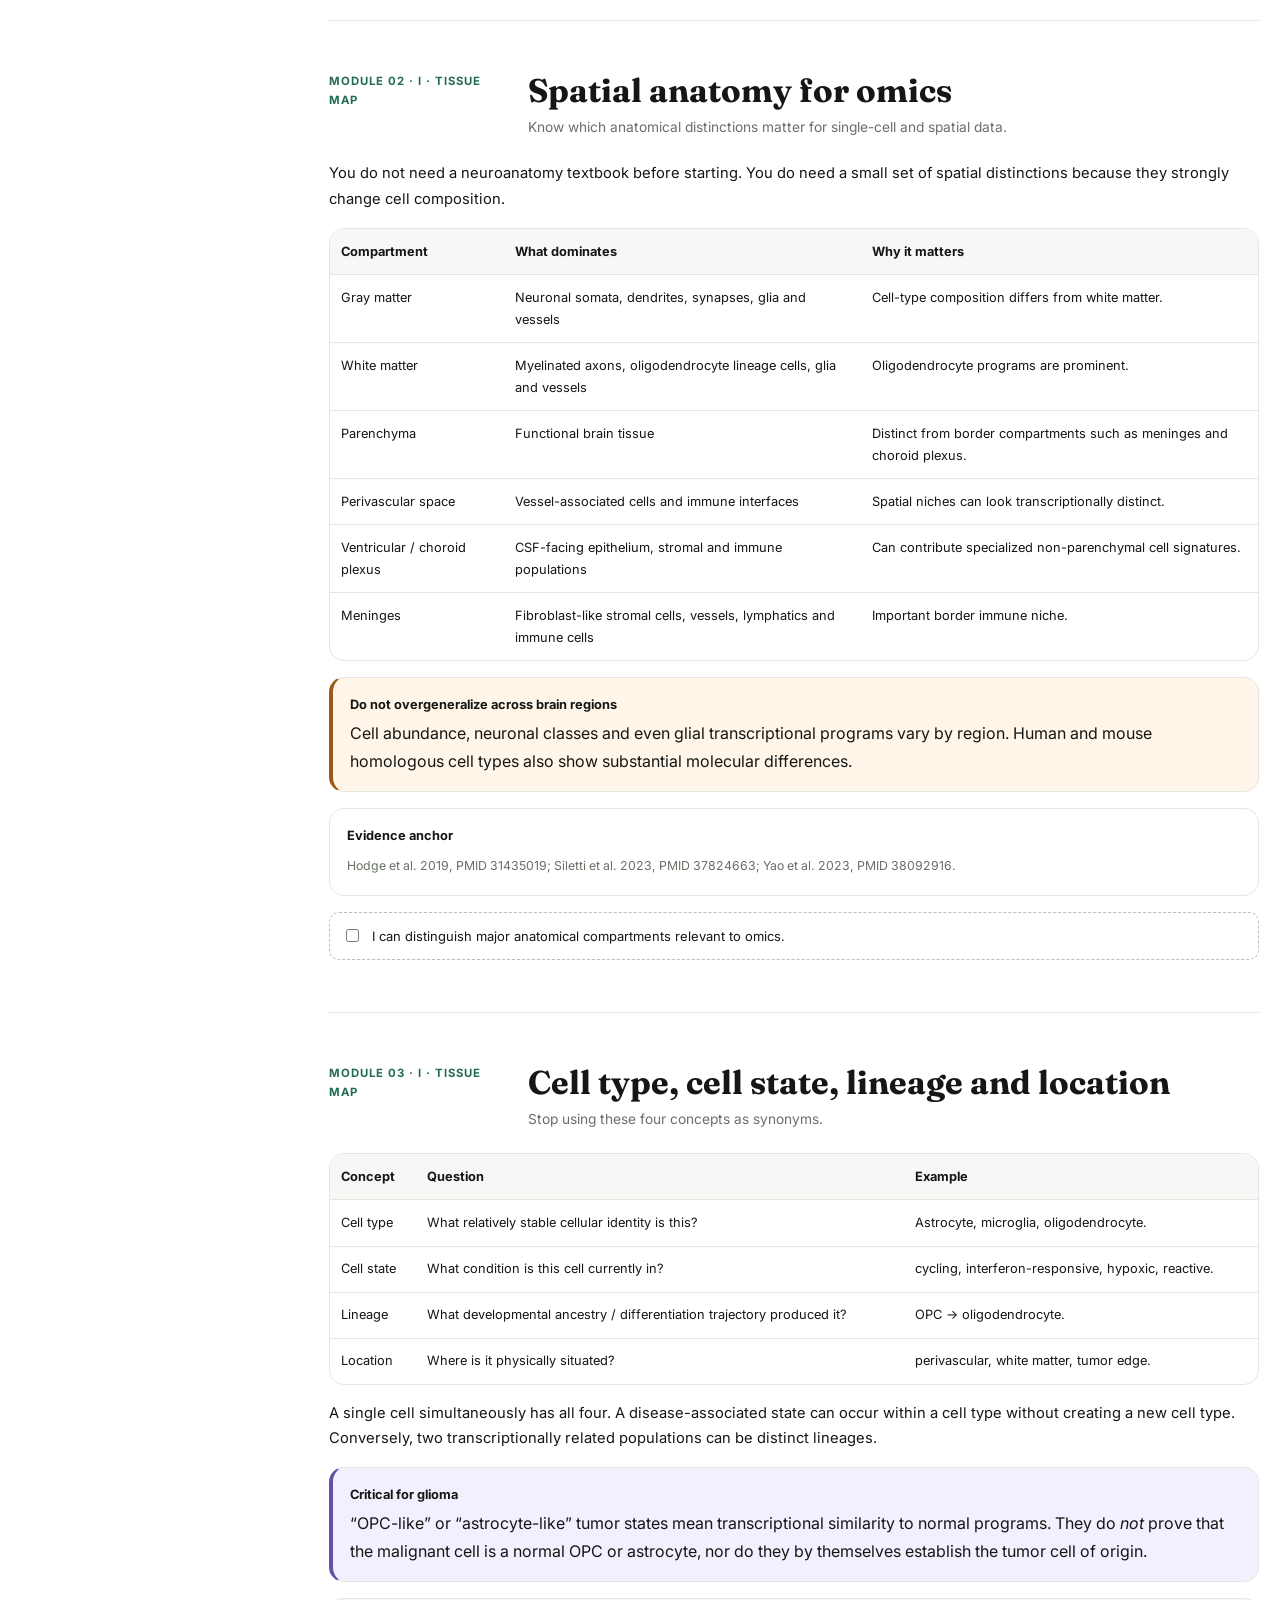
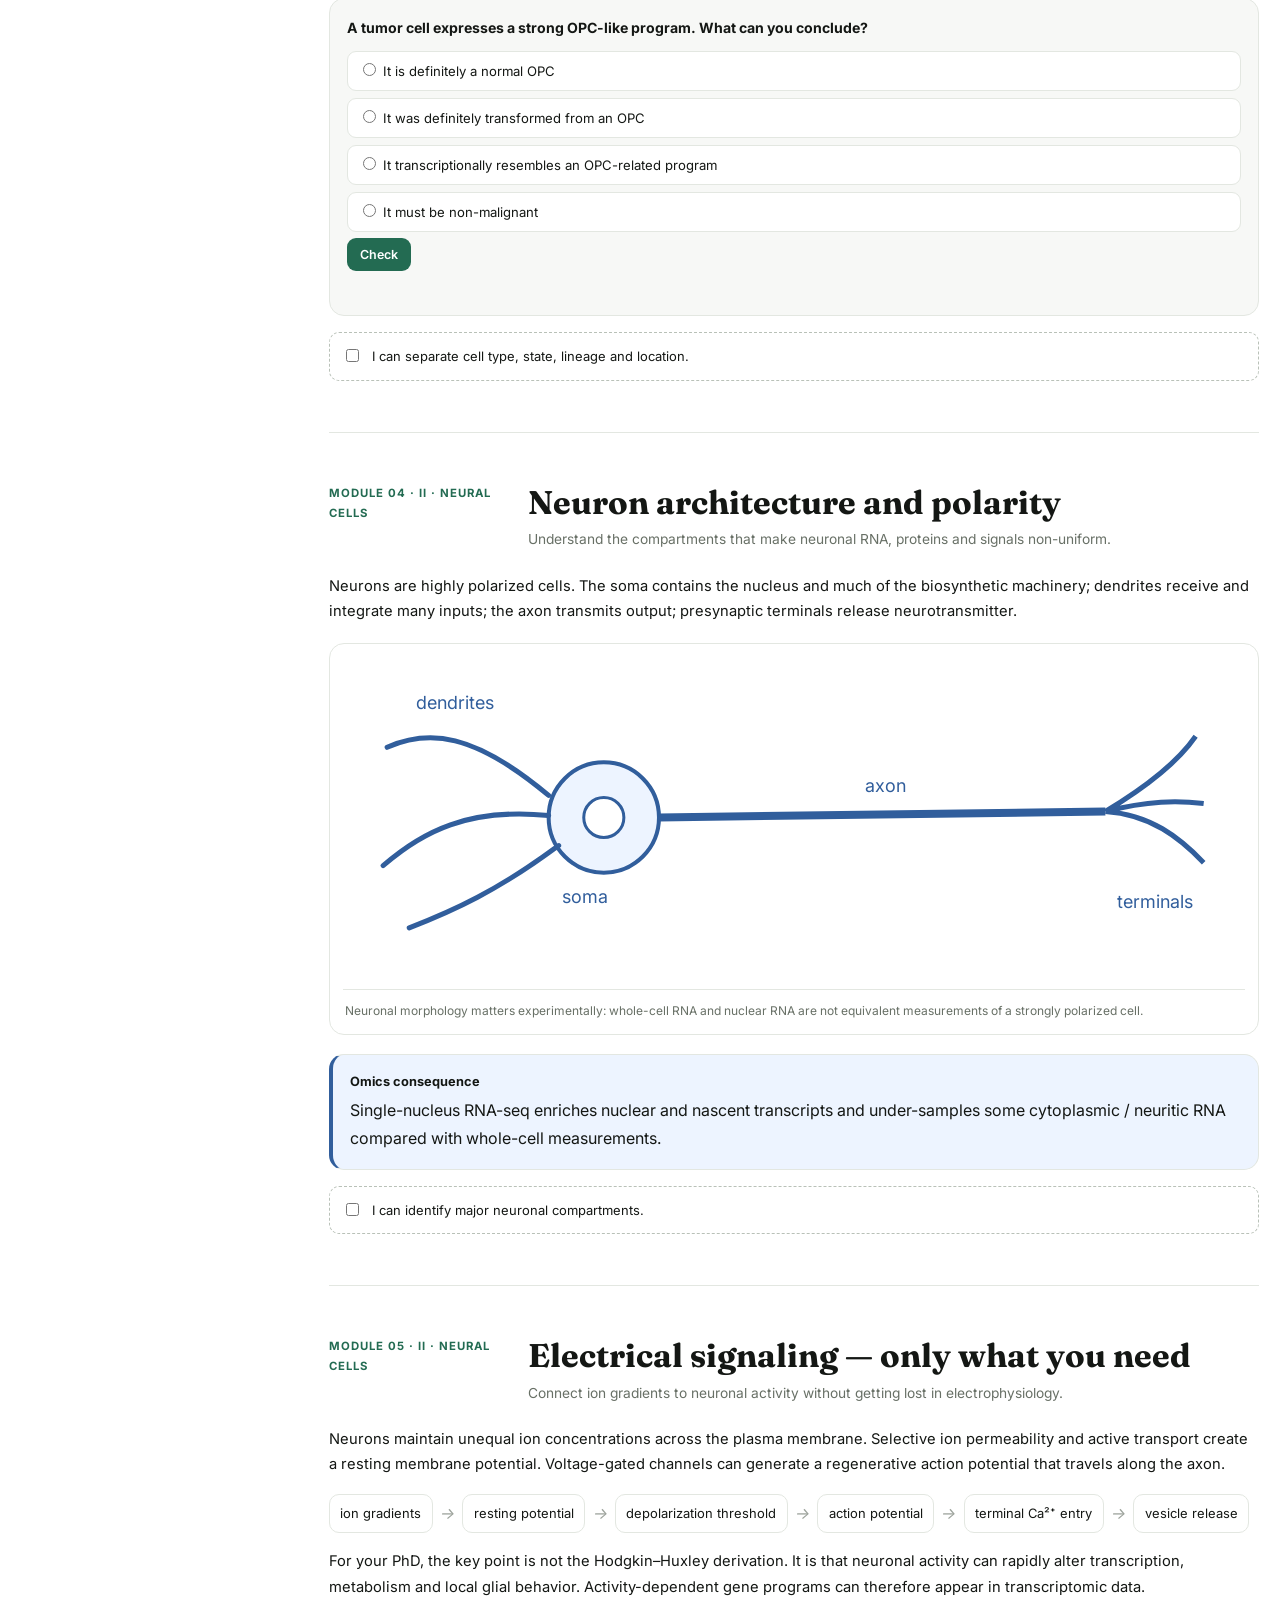
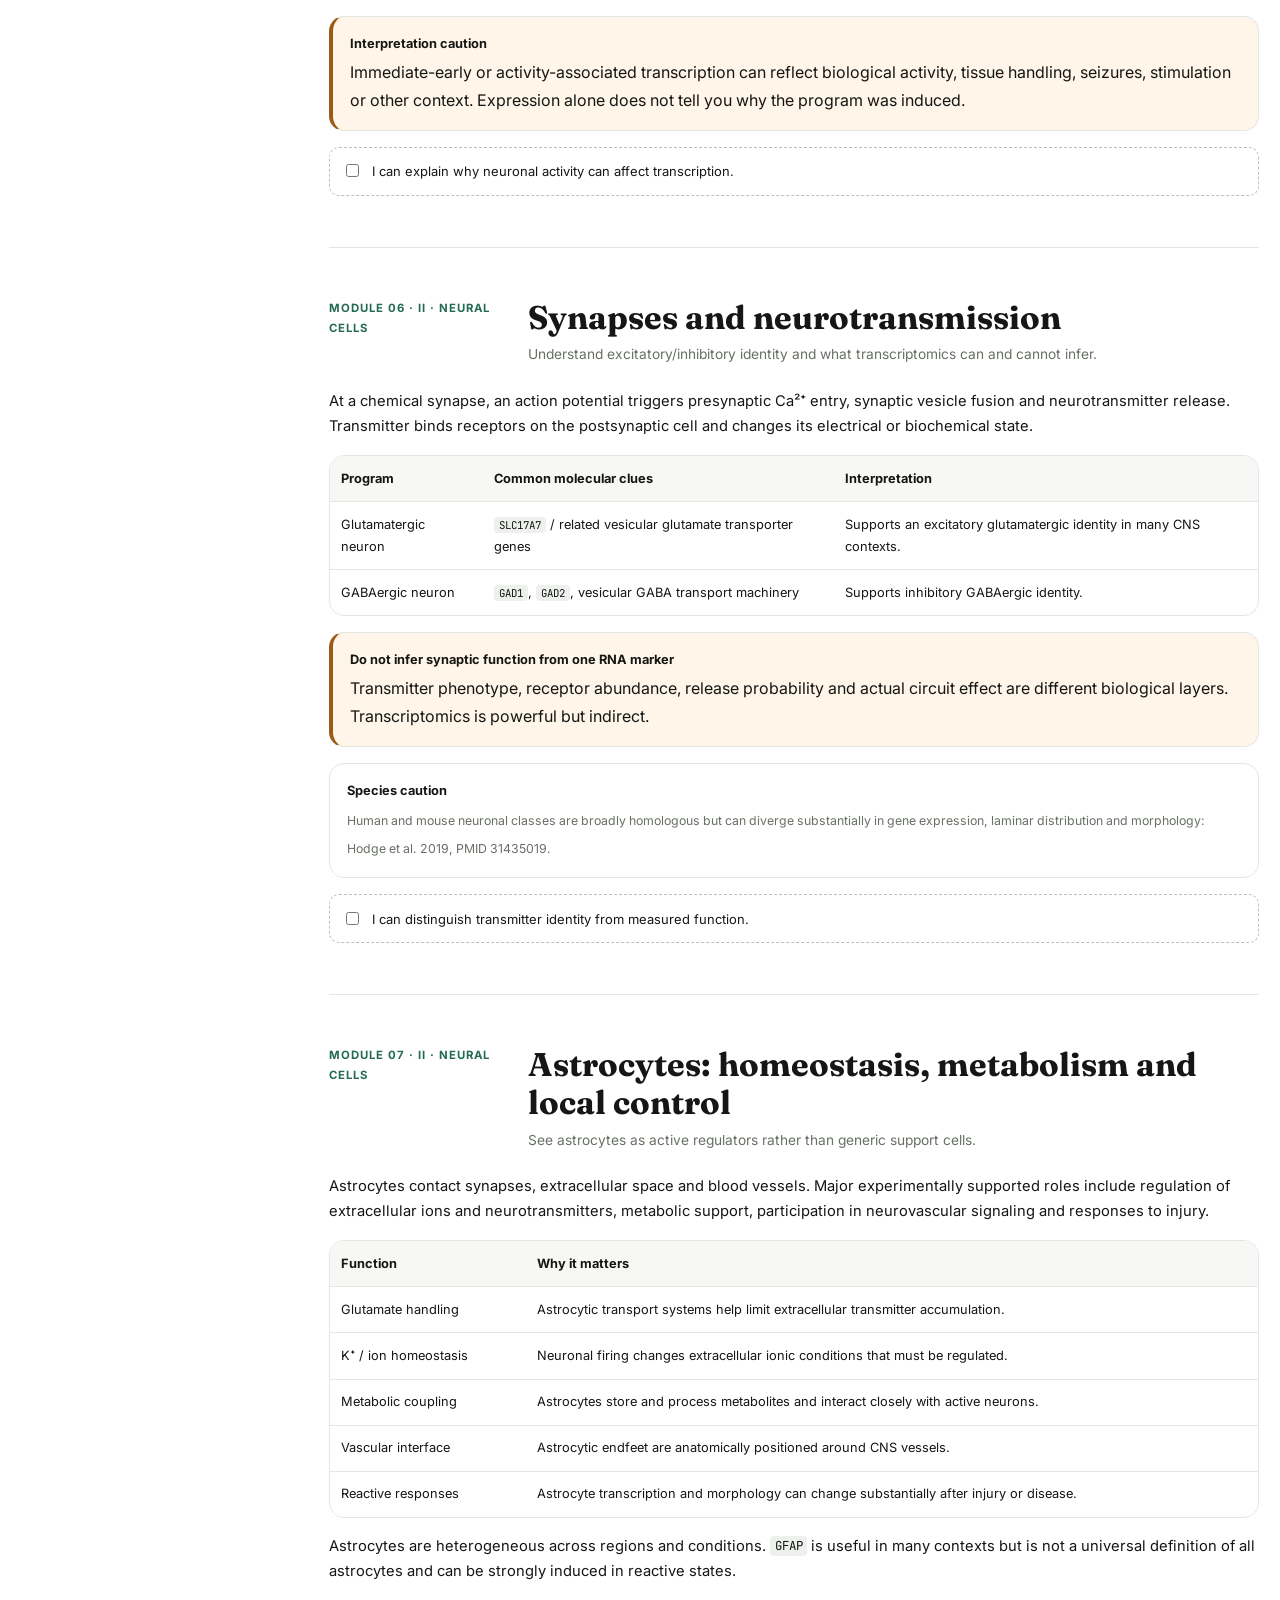
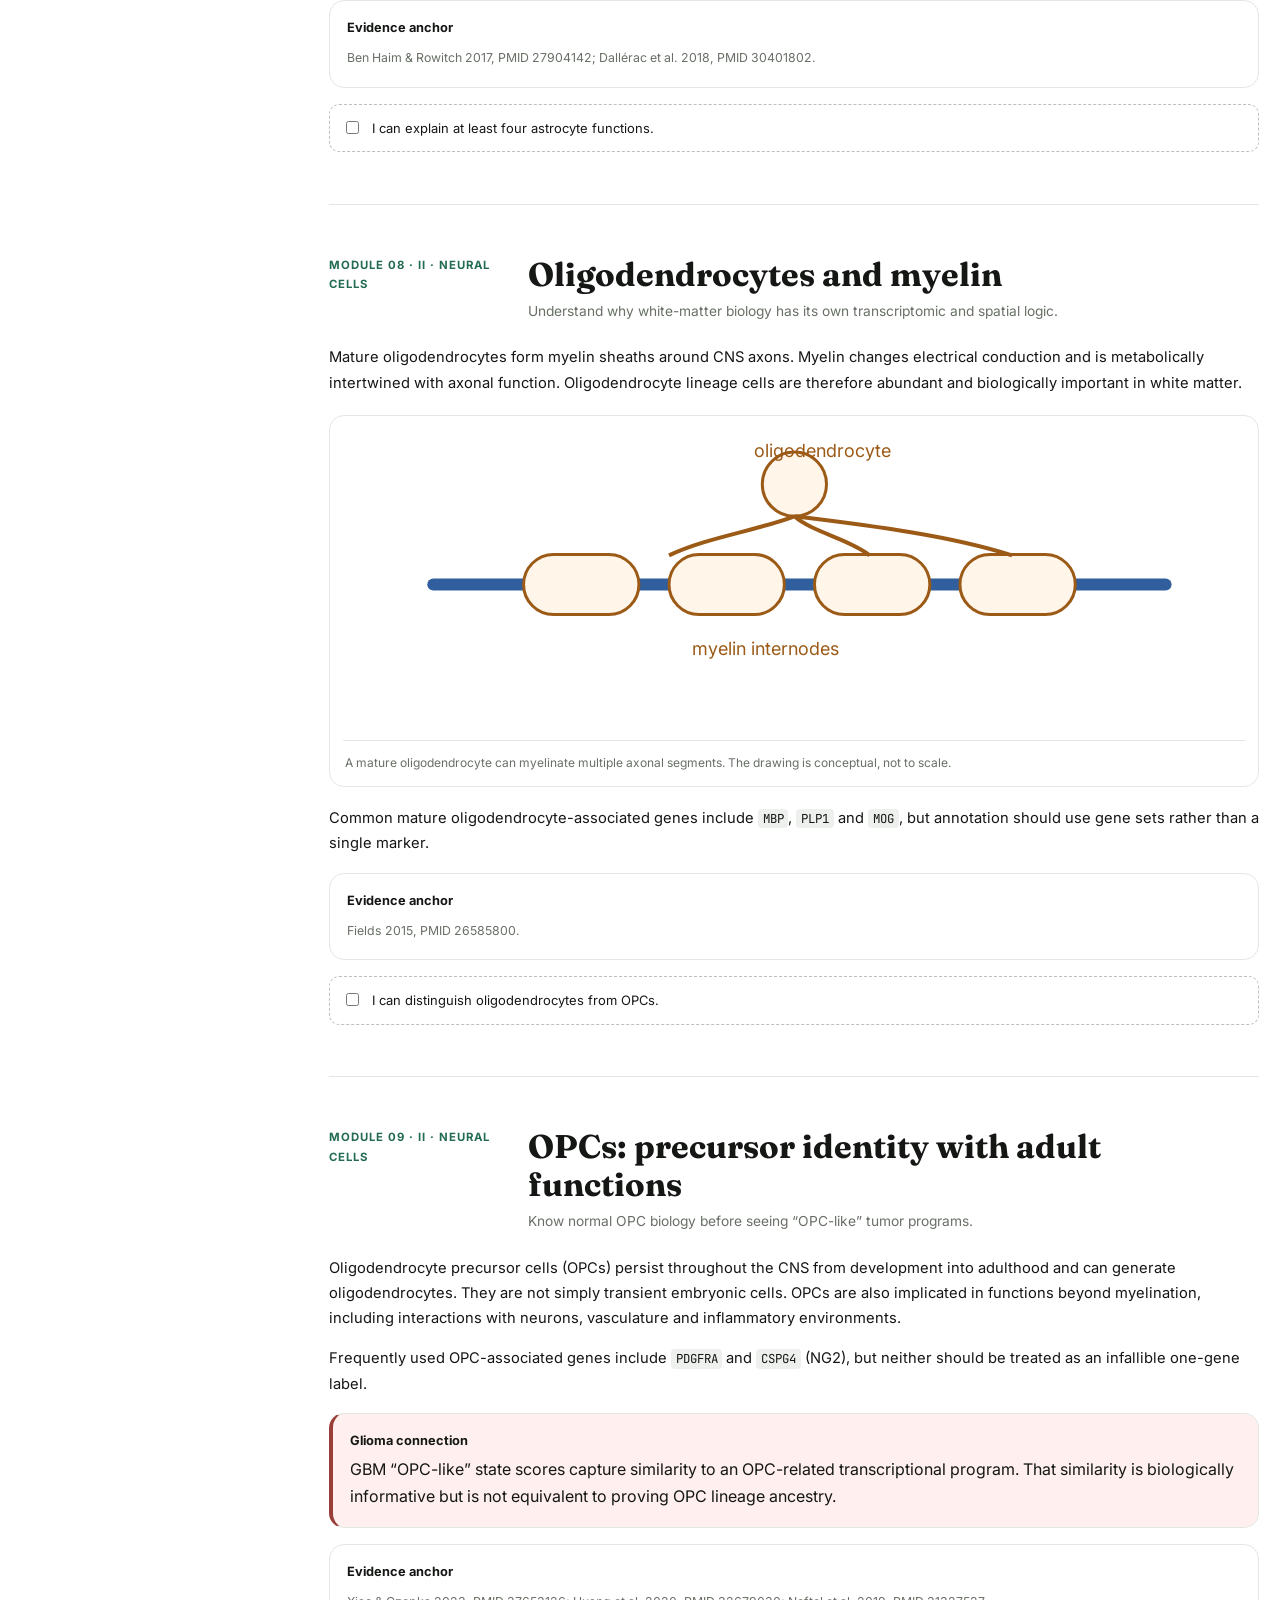
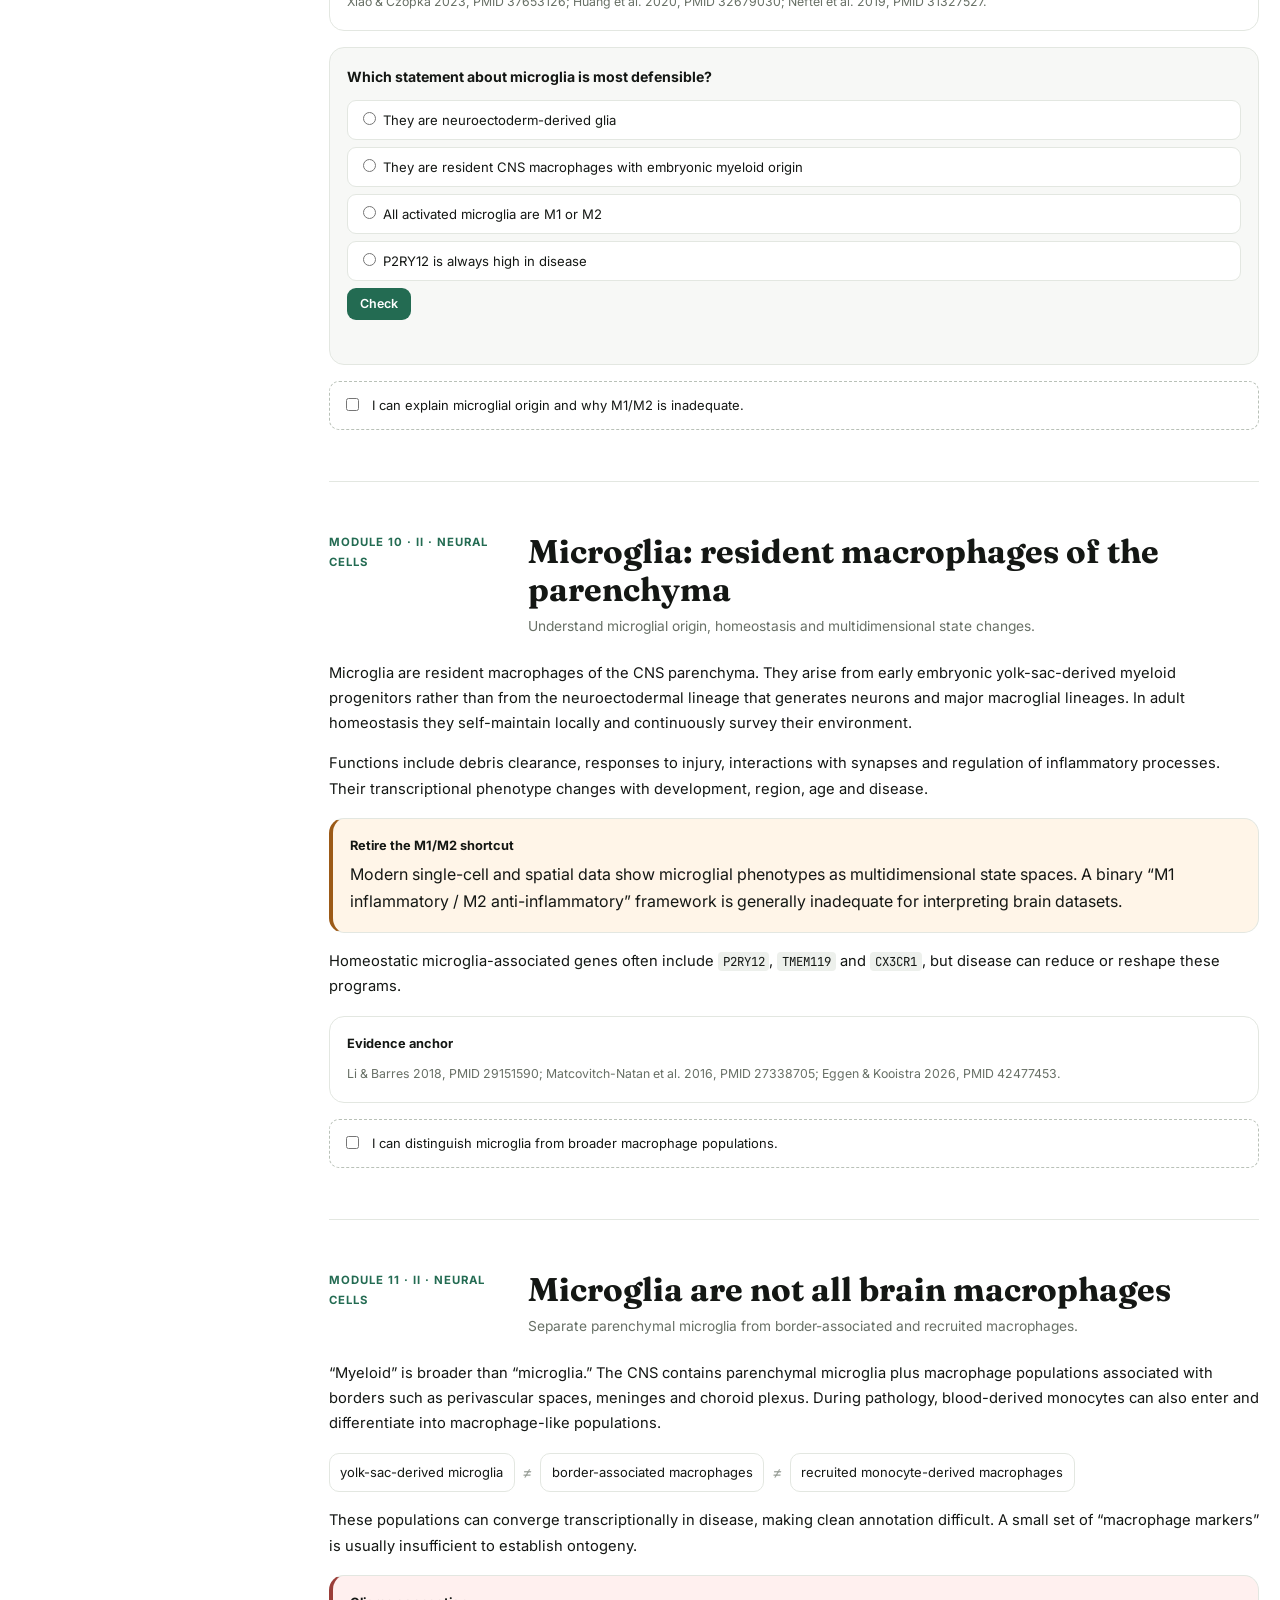
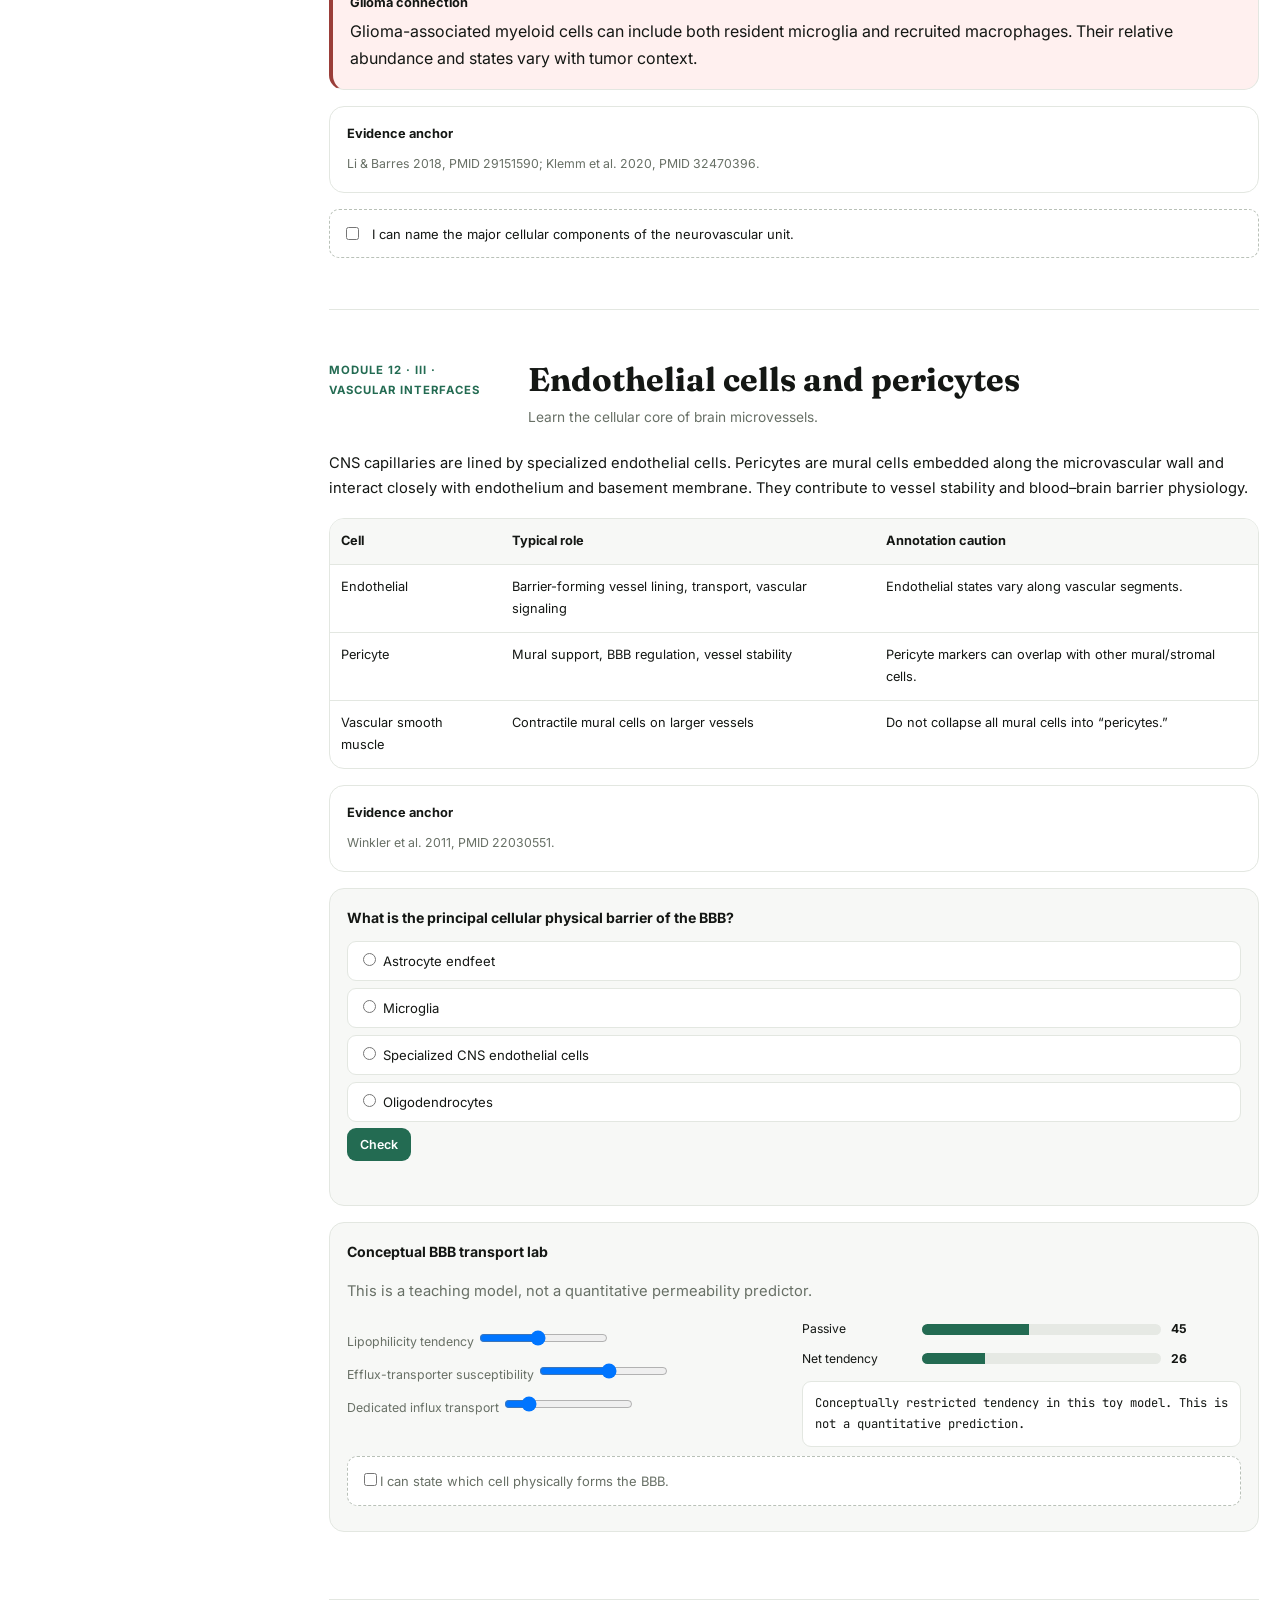
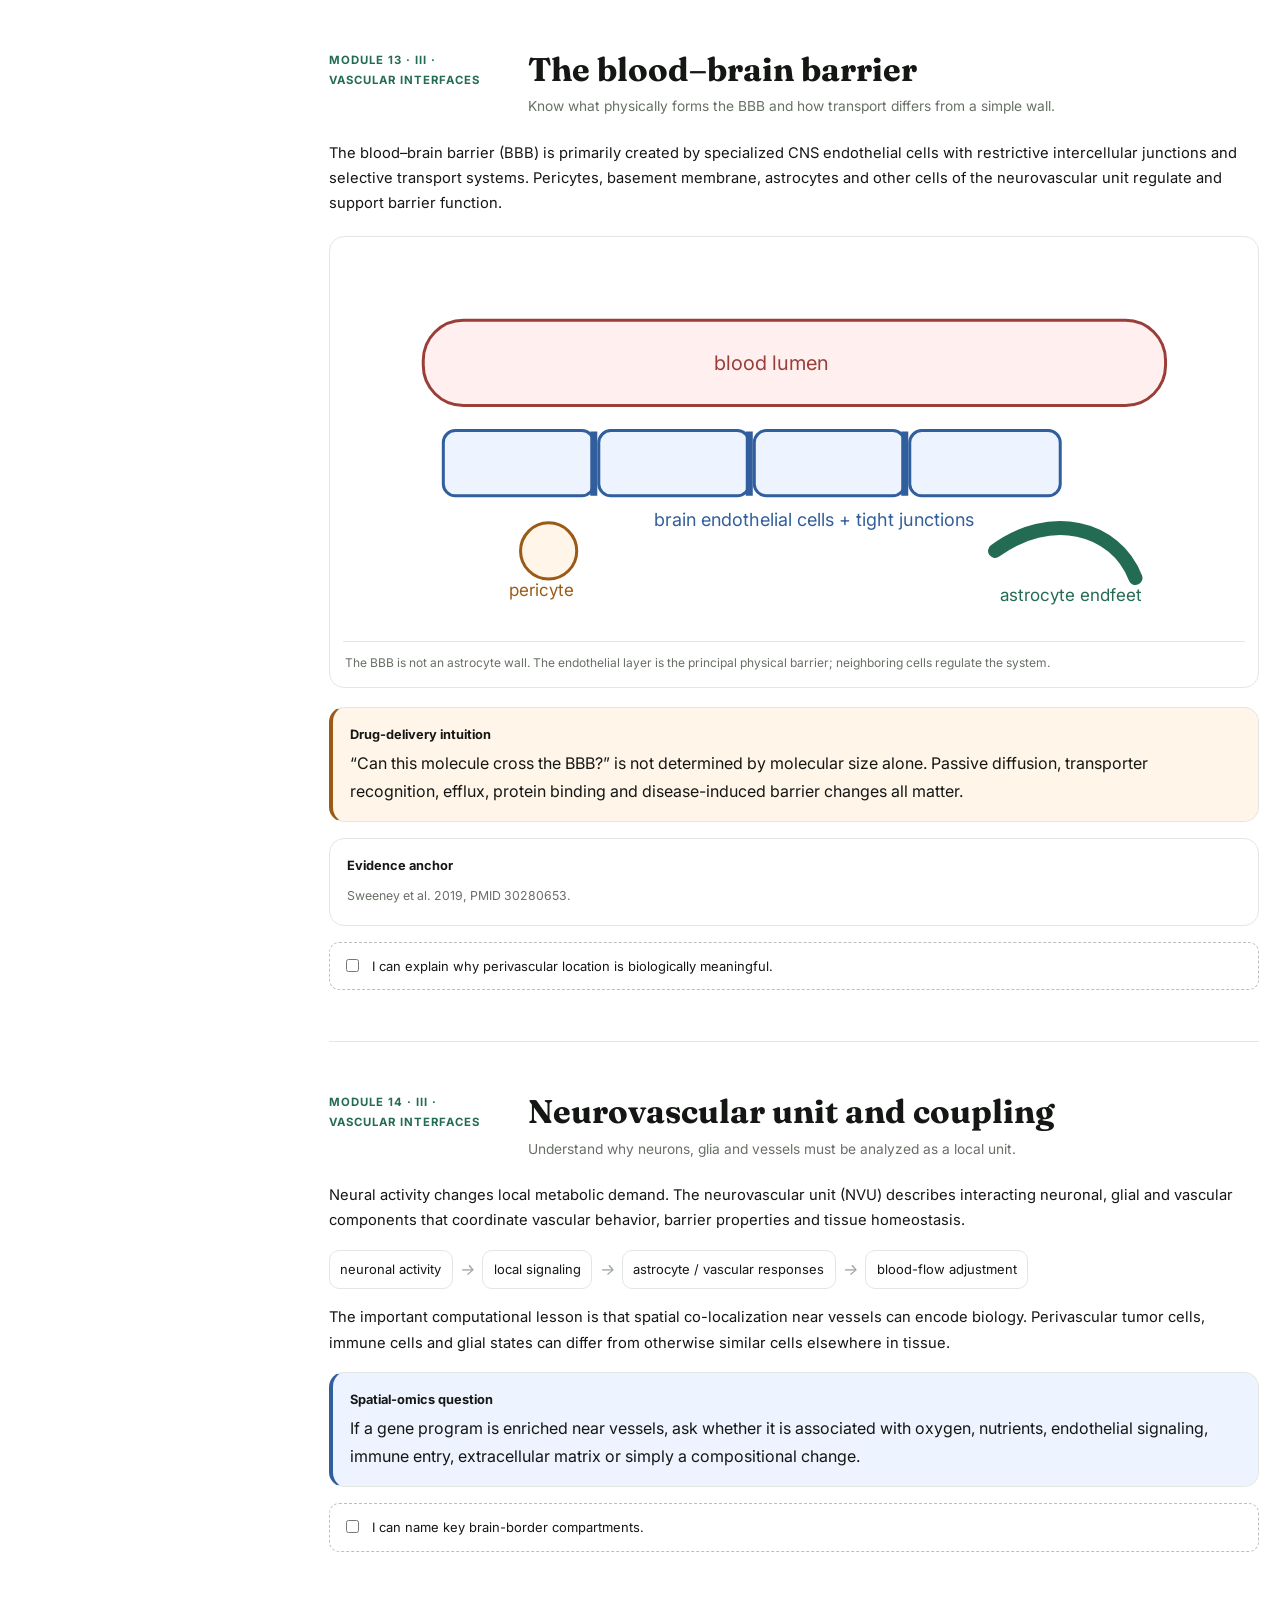
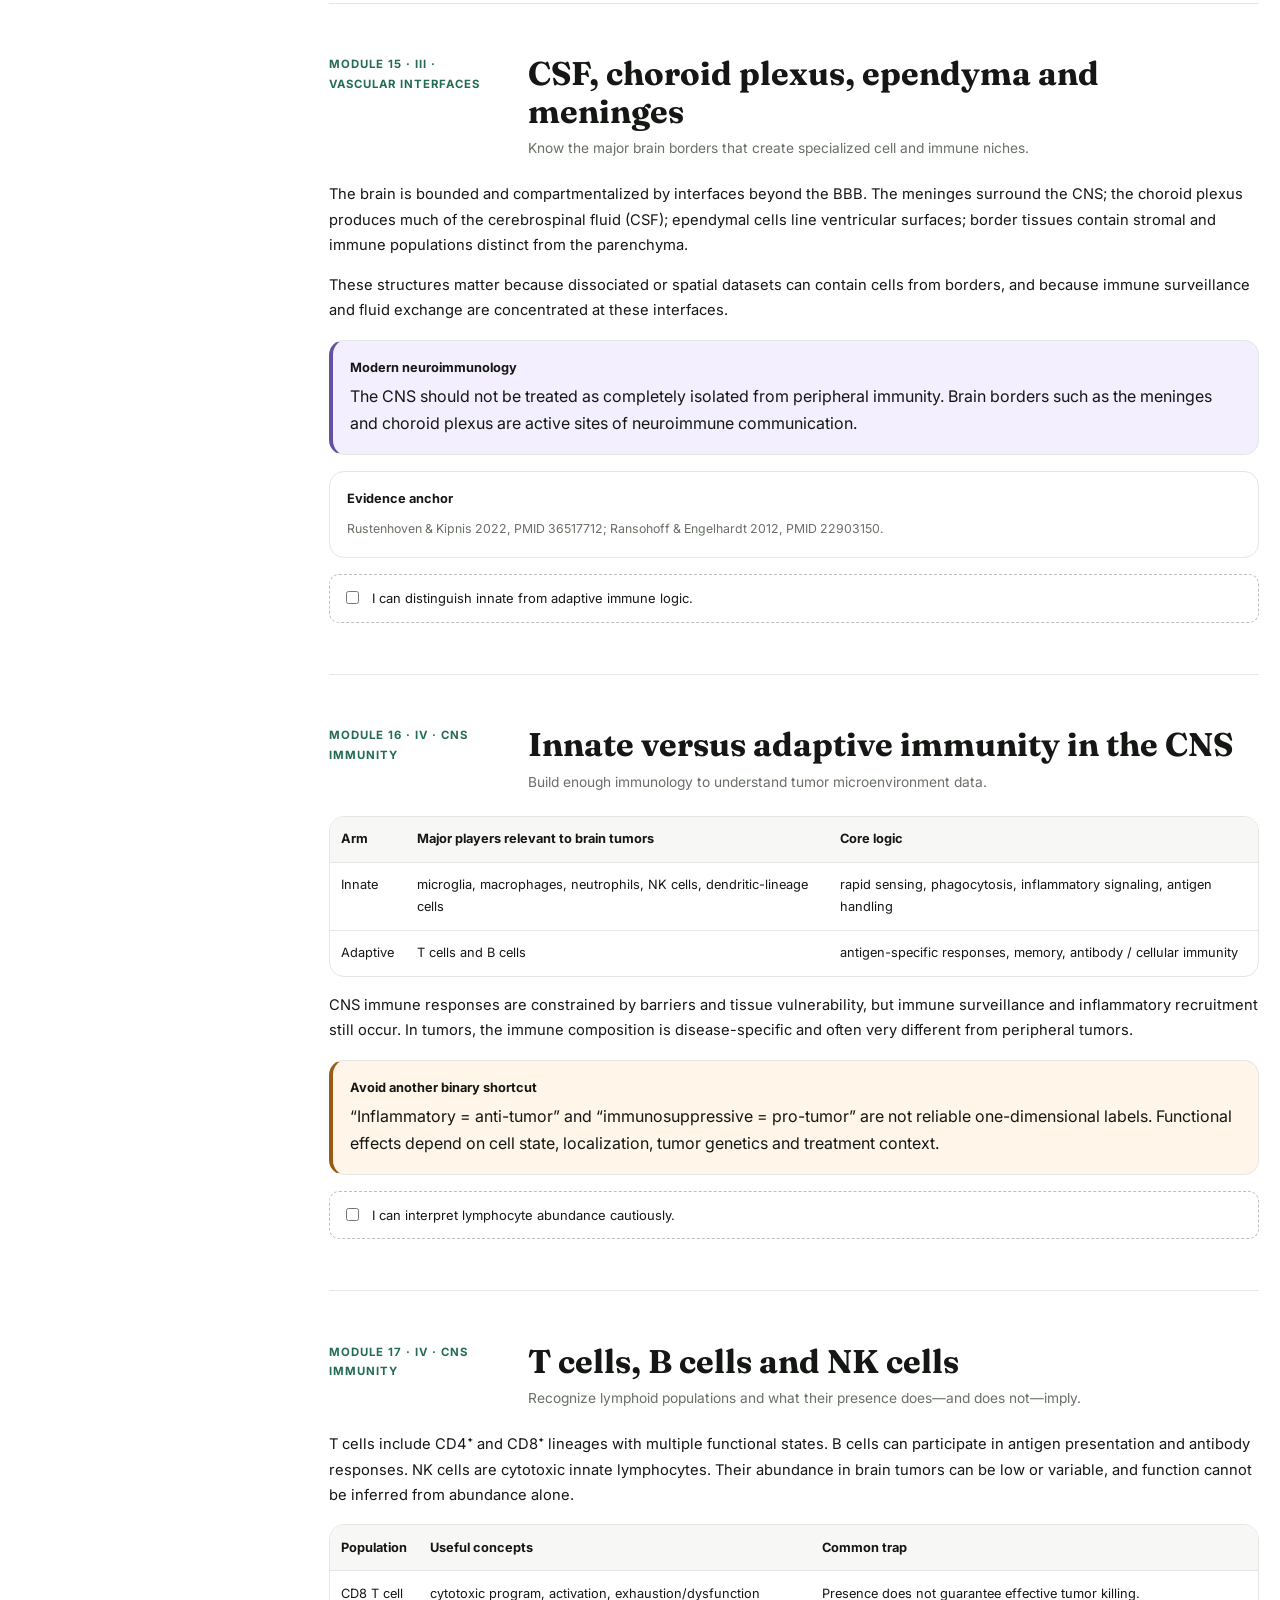
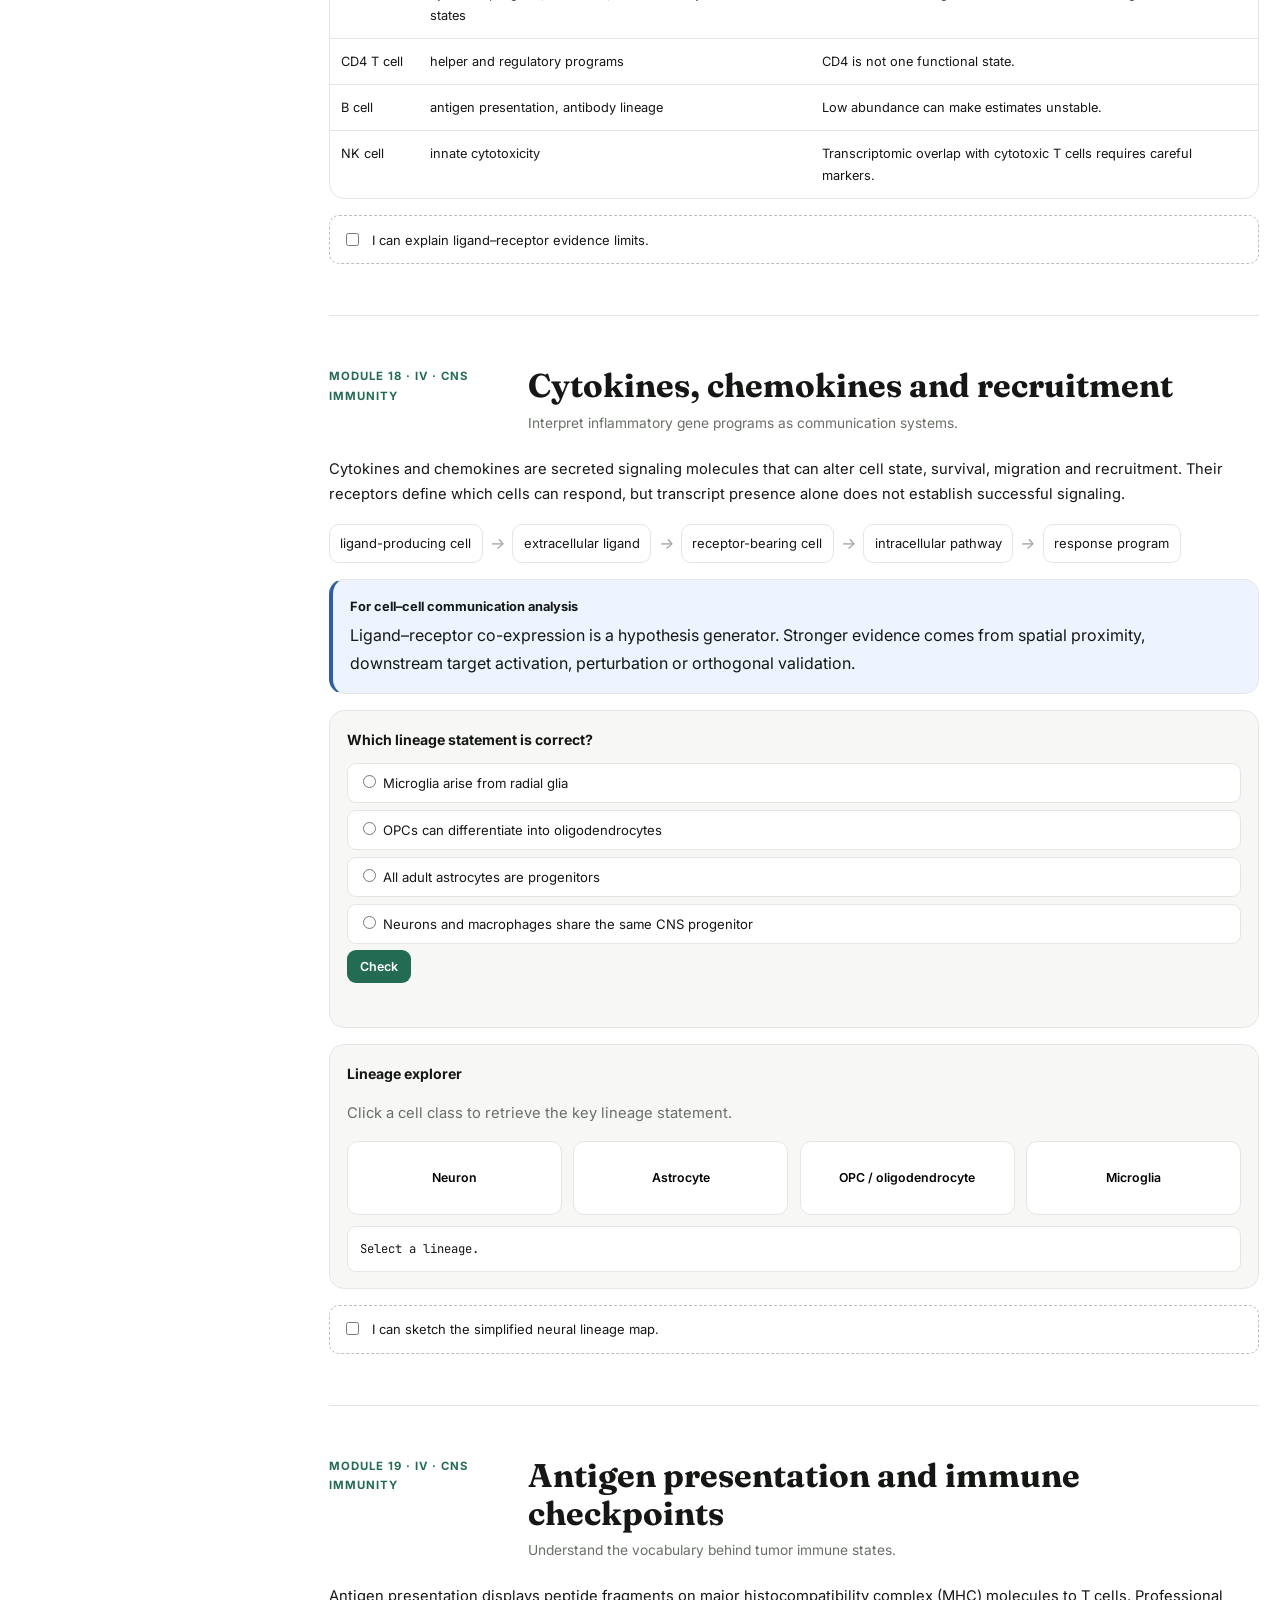
<file: biology/level-2-brain-glial-and-immune-cell-biology.html>
<!doctype html>
<html lang="en">
<head>
<meta charset="utf-8">
<meta name="viewport" content="width=device-width,initial-scale=1">
<title>Level 2 — Brain, Glial and Immune-Cell Biology</title>
<meta name="description" content="Interactive zero-to-advanced notebook on brain cell biology, glia, neurovascular interfaces, CNS immunity, single-cell annotation, and glioma interpretation.">
<link rel="preconnect" href="https://fonts.googleapis.com">
<link rel="preconnect" href="https://fonts.gstatic.com" crossorigin>
<link href="https://fonts.googleapis.com/css2?family=Fraunces:wght@500;600&family=Inter:wght@400;500;600;700&family=JetBrains+Mono:wght@400;500&display=swap" rel="stylesheet">
<style>
:root{--bg:#fff;--panel:#f7f8f6;--line:#e3e7e1;--ink:#141714;--muted:#687066;--green:#236b52;--green2:#e9f5ef;--blue:#315e9c;--blue2:#edf4ff;--amber:#9c5a17;--amber2:#fff5e8;--red:#9a3e39;--red2:#fff0ef;--violet:#6550a3;--violet2:#f3efff;--r:15px}*{box-sizing:border-box}html{scroll-behavior:smooth}body{margin:0;background:var(--bg);color:var(--ink);font-family:Inter,system-ui,sans-serif;line-height:1.72}.progress{position:fixed;left:0;top:0;height:3px;background:var(--green);width:0;z-index:99}.top{position:sticky;top:0;z-index:80;background:rgba(255,255,255,.95);backdrop-filter:blur(12px);border-bottom:1px solid var(--line);display:flex;align-items:center;justify-content:space-between;gap:1rem;padding:.72rem 1.1rem}.top a{text-decoration:none;color:var(--muted);font-size:.8rem}.top strong{font-size:.86rem}.toplinks{display:flex;gap:.8rem;align-items:center}.pill{font-size:.72rem;border:1px solid var(--line);border-radius:999px;padding:.27rem .6rem;color:var(--muted)}.layout{max-width:1280px;margin:auto;display:grid;grid-template-columns:260px minmax(0,1fr);gap:3rem;padding:2.4rem 1.3rem}.side{position:sticky;top:72px;max-height:calc(100vh - 92px);overflow:auto;padding-right:.3rem}.side h4{font-size:.67rem;text-transform:uppercase;letter-spacing:.11em;color:#9aa098;margin:0 0 .65rem}.side .group{font-size:.66rem;font-weight:700;text-transform:uppercase;letter-spacing:.08em;color:var(--ink);margin:1rem .5rem .3rem}.side a{display:block;text-decoration:none;color:var(--muted);font-size:.76rem;padding:.34rem .52rem;border-left:2px solid transparent;border-radius:6px}.side a:hover,.side a.active{color:var(--green);background:var(--green2);border-left-color:var(--green)}.hero{padding:2.3rem 0 3.1rem;border-bottom:1px solid var(--line)}.eyebrow{font-size:.72rem;text-transform:uppercase;letter-spacing:.12em;color:var(--green);font-weight:700}.hero h1{font-family:Fraunces,serif;font-size:clamp(2.5rem,6vw,5.15rem);line-height:1.01;letter-spacing:-.045em;margin:.48rem 0 1rem}.hero p{font-size:1.03rem;color:var(--muted);max-width:880px}.grid4{display:grid;grid-template-columns:repeat(4,1fr);gap:.8rem;margin-top:1.35rem}.stat{border:1px solid var(--line);border-radius:var(--r);padding:1rem;background:var(--panel)}.stat b{display:block;font-family:Fraunces,serif;font-size:1.5rem}.stat span{font-size:.74rem;color:var(--muted)}.roadmap{margin-top:1.25rem;border:1px solid var(--line);border-radius:var(--r);padding:1rem;background:#fff}.roadmap-row{display:grid;grid-template-columns:repeat(6,1fr);gap:.45rem}.roadmap-row span{font-size:.7rem;text-align:center;padding:.55rem .3rem;border-radius:9px;background:var(--panel);border:1px solid var(--line)}.lesson{scroll-margin-top:76px;padding:3.2rem 0;border-bottom:1px solid var(--line)}.lesson-head{display:grid;grid-template-columns:175px 1fr;gap:1.5rem;margin-bottom:1.35rem}.num{font-size:.71rem;letter-spacing:.09em;text-transform:uppercase;color:var(--green);font-weight:700}.lesson h2{font-family:Fraunces,serif;font-size:2.05rem;line-height:1.15;margin:0}.objective{color:var(--muted);font-size:.86rem;margin:.42rem 0 0}.content h3{font-size:1.03rem;margin:1.6rem 0 .5rem}.content p,.content li{font-size:.92rem}.content ul{padding-left:1.25rem}.content ol{padding-left:1.3rem}.card,.callout,.quiz,.lab,.evidence{border:1px solid var(--line);border-radius:var(--r);padding:1rem 1.08rem;margin:1rem 0;background:var(--panel)}.callout{border-left:4px solid var(--green);background:var(--green2)}.model{border-left-color:var(--blue);background:var(--blue2)}.warning{border-left-color:var(--amber);background:var(--amber2)}.clinical{border-left-color:var(--red);background:var(--red2)}.state{border-left-color:var(--violet);background:var(--violet2)}.callout b,.evidence b{display:block;font-size:.8rem;margin-bottom:.25rem}.evidence{background:#fff}.evidence span{font-size:.77rem;color:var(--muted)}.flow{display:flex;align-items:center;flex-wrap:wrap;gap:.45rem;margin:1rem 0}.flow span{border:1px solid var(--line);background:#fff;border-radius:10px;padding:.48rem .66rem;font-size:.81rem}.flow i{color:#9ca29b}.table{overflow:auto;border:1px solid var(--line);border-radius:var(--r);margin:1rem 0}.table table{border-collapse:collapse;width:100%;font-size:.8rem}.table th,.table td{padding:.72rem;border-bottom:1px solid var(--line);text-align:left;vertical-align:top}.table th{background:var(--panel)}.table tr:last-child td{border-bottom:0}code{font-family:"JetBrains Mono",monospace;font-size:.84em;background:#edf0ec;padding:.08rem .3rem;border-radius:4px}.diagram{margin:1.2rem 0;border:1px solid var(--line);border-radius:var(--r);padding:.8rem;background:#fff;overflow:auto}.diagram svg{display:block;width:100%;min-width:620px;height:auto}.diagram .caption{font-size:.75rem;color:var(--muted);border-top:1px solid var(--line);padding:.7rem .15rem 0;margin-top:.65rem}.quiz h4,.lab h4{margin:.05rem 0 .65rem;font-size:.88rem}.quiz label{display:block;background:#fff;border:1px solid var(--line);border-radius:9px;padding:.5rem .65rem;margin:.4rem 0;font-size:.82rem;cursor:pointer}.quiz button,.btn{border:0;border-radius:9px;background:var(--green);color:#fff;padding:.55rem .82rem;font:600 .78rem Inter;cursor:pointer}.btn.secondary{background:#fff;color:var(--ink);border:1px solid var(--line)}.feedback{font-size:.8rem;margin-top:.55rem;min-height:1.2rem}.mastery{display:flex;gap:.6rem;align-items:flex-start;background:#fff;border:1px dashed #b9c1b8;padding:.76rem;border-radius:10px;margin-top:1rem}.mastery input{margin-top:.25rem}.mastery span{font-size:.81rem}.lab-grid{display:grid;grid-template-columns:1fr 1fr;gap:1rem}.lab label{font-size:.77rem;color:var(--muted);display:block;margin:.55rem 0}.result{font-family:"JetBrains Mono",monospace;font-size:.76rem;background:#fff;border:1px solid var(--line);padding:.72rem;border-radius:9px;margin-top:.7rem}.marker-panel{display:grid;grid-template-columns:repeat(3,1fr);gap:.65rem;margin:.8rem 0}.gene{border:1px solid var(--line);background:#fff;border-radius:9px;padding:.62rem;text-align:center;font-family:"JetBrains Mono",monospace;font-size:.78rem}.gene.on{border-color:#8fbda9;background:var(--green2);color:var(--green)}.choice-row{display:flex;flex-wrap:wrap;gap:.45rem}.choice-row button{border:1px solid var(--line);background:#fff;border-radius:9px;padding:.48rem .65rem;font:500 .78rem Inter;cursor:pointer}.choice-row button:hover{border-color:#91b8a6}.lineage{display:grid;grid-template-columns:repeat(4,1fr);gap:.7rem}.lineage button{border:1px solid var(--line);background:#fff;border-radius:11px;padding:.85rem;font:600 .77rem Inter;cursor:pointer;min-height:74px}.lineage button:hover,.lineage button.selected{border-color:var(--green);background:var(--green2);color:var(--green)}.flash{display:grid;grid-template-columns:repeat(2,1fr);gap:.8rem}.flash button{text-align:left;border:1px solid var(--line);background:#fff;border-radius:12px;padding:1rem;min-height:120px;cursor:pointer}.flash b{display:block;color:var(--green);font-size:.74rem;margin-bottom:.5rem}.search{width:100%;padding:.72rem .8rem;border:1px solid var(--line);border-radius:10px;font:inherit}.glossary-grid{display:grid;grid-template-columns:repeat(2,1fr);gap:.7rem;margin-top:1rem}.term{border:1px solid var(--line);border-radius:10px;padding:.75rem}.term b{font-size:.81rem}.term p{font-size:.76rem;color:var(--muted);margin:.25rem 0 0}.refs li{margin-bottom:.72rem;font-size:.86rem}.footer{padding:3rem 0;color:var(--muted);font-size:.8rem}.mini{font-size:.76rem;color:var(--muted)}.tag{display:inline-block;border:1px solid var(--line);border-radius:999px;padding:.13rem .45rem;font-size:.68rem;color:var(--muted);margin:.1rem}.bars{display:grid;gap:.55rem}.barrow{display:grid;grid-template-columns:110px 1fr 70px;gap:.6rem;align-items:center;font-size:.76rem}.bar{height:11px;background:#e6e9e4;border-radius:99px;overflow:hidden}.bar span{display:block;height:100%;width:50%;background:var(--green);transition:.2s}.hidden{display:none}@media(max-width:930px){.layout{grid-template-columns:1fr}.side{display:none}.grid4{grid-template-columns:repeat(2,1fr)}.roadmap-row{grid-template-columns:repeat(2,1fr)}.lesson-head{grid-template-columns:1fr}.lab-grid,.flash,.glossary-grid{grid-template-columns:1fr}.marker-panel{grid-template-columns:repeat(2,1fr)}.lineage{grid-template-columns:repeat(2,1fr)}.top strong{display:none}}@media(max-width:520px){.grid4{grid-template-columns:1fr}.toplinks a{display:none}.marker-panel,.lineage{grid-template-columns:1fr}}
</style>
</head>
<body>
<div class="progress" id="progress"></div>
<header class="top"><div class="toplinks"><a href="../index.html">← Ali Mikaeili</a><a href="level-1-fundamental-molecular-and-cellular-biology.html">Level 1</a></div><strong>Level 2 — Brain, Glial and Immune-Cell Biology</strong><span class="pill" id="score">0 / 21 mastered</span></header>
<div class="layout"><aside class="side"><h4>Notebook</h4><div id="toc"></div></aside><main>
<section class="hero"><div class="eyebrow">Biology for computational neuro-oncology</div><h1>From brain cells<br>to tissue ecosystems.</h1><p>Build a mechanistic model of the normal brain before interpreting tumor single-cell or spatial data. The sequence is deliberate: tissue organization → neural and glial cells → vascular and immune interfaces → developmental lineages → data annotation → glioma translation.</p><div class="grid4"><div class="stat"><b>30</b><span>structured modules</span></div><div class="stat"><b>21</b><span>mastery checkpoints</span></div><div class="stat"><b>11</b><span>interactive labs & checks</span></div><div class="stat"><b>7</b><span>vector schematics</span></div></div><div class="roadmap"><div class="roadmap-row"><span>1 · Tissue map</span><span>2 · Neural cells</span><span>3 · Vascular interfaces</span><span>4 · CNS immunity</span><span>5 · Omics interpretation</span><span>6 · Glioma bridge</span></div></div></section>
<div id="lessons"></div>
<section class="lesson" id="marker-lab"><div class="lesson-head"><div class="num">Interactive lab</div><div><h2>Marker detective</h2><p class="objective">Infer a likely cell class from a small gene panel, then explain the uncertainty.</p></div></div><div class="lab"><h4 id="caseTitle">Case 1</h4><p class="mini">Highlighted genes are detected strongly in this synthetic teaching example.</p><div class="marker-panel" id="markerPanel"></div><div class="choice-row" id="markerChoices"></div><div class="feedback" id="markerFeedback"></div><button class="btn secondary" id="nextMarker">Next case</button></div><div class="callout warning"><b>Important</b>These are teaching panels, not universal annotation rules. Marker expression varies by region, species, assay, developmental stage, and disease state. In real data, annotate using multiple genes, reference datasets, sample context, and uncertainty.</div></section>
<section class="lesson" id="flashcards"><div class="lesson-head"><div class="num">Active recall</div><div><h2>Flashcards</h2><p class="objective">Click a card to reveal the answer.</p></div></div><div class="flash" id="flash"></div></section>
<section class="lesson" id="glossary"><div class="lesson-head"><div class="num">Reference</div><div><h2>Searchable glossary</h2><p class="objective">Use these terms precisely in papers and meetings.</p></div></div><input id="gsearch" class="search" placeholder="Search: astrocyte, pericyte, OPC, microglia..."><div id="ggrid" class="glossary-grid"></div></section>
<section class="lesson refs" id="references"><div class="lesson-head"><div class="num">Evidence</div><div><h2>Peer-reviewed reading list</h2><p class="objective">The notebook is built around these sources. Start with the starred papers if you want the shortest route.</p></div></div><ol>
<li>★ Hodge RD et al. Conserved cell types with divergent features in human versus mouse cortex. <i>Nature</i>. 2019. PMID: 31435019. DOI: 10.1038/s41586-019-1506-7.</li>
<li>★ Siletti K et al. Transcriptomic diversity of cell types across the adult human brain. <i>Science</i>. 2023. PMID: 37824663. DOI: 10.1126/science.add7046.</li>
<li>Yao Z et al. A high-resolution transcriptomic and spatial atlas of cell types in the whole mouse brain. <i>Nature</i>. 2023. PMID: 38092916. DOI: 10.1038/s41586-023-06812-z.</li>
<li>Zhang M et al. Molecularly defined and spatially resolved cell atlas of the whole mouse brain. <i>Nature</i>. 2023. PMID: 38092912. DOI: 10.1038/s41586-023-06808-9.</li>
<li>★ Ben Haim L, Rowitch DH. Functional diversity of astrocytes in neural circuit regulation. <i>Nat Rev Neurosci</i>. 2017. PMID: 27904142. DOI: 10.1038/nrn.2016.159.</li>
<li>Dallérac G, Zapata J, Rouach N. Versatile control of synaptic circuits by astrocytes. <i>Nat Rev Neurosci</i>. 2018. PMID: 30401802. DOI: 10.1038/s41583-018-0080-6.</li>
<li>Fields RD. Activity-dependent myelination. <i>Nat Rev Neurosci</i>. 2015. PMID: 26585800. DOI: 10.1038/nrn4023.</li>
<li>★ Xiao Y, Czopka T. Myelination-independent functions of oligodendrocyte precursor cells in health and disease. <i>Nat Neurosci</i>. 2023. PMID: 37653126. DOI: 10.1038/s41593-023-01423-3.</li>
<li>Huang W et al. Origins and Proliferative States of Human Oligodendrocyte Precursor Cells. <i>Cell</i>. 2020. PMID: 32679030. DOI: 10.1016/j.cell.2020.06.027.</li>
<li>★ Li Q, Barres BA. Microglia and macrophages in brain homeostasis and disease. <i>Nat Rev Immunol</i>. 2018. PMID: 29151590. DOI: 10.1038/nri.2017.125.</li>
<li>Eggen BJL, Kooistra SM. Microglial states revisited: from homeostasis to disease. <i>Nat Rev Neurosci</i>. 2026. PMID: 42477453. DOI: 10.1038/s41583-026-01066-w.</li>
<li>Matcovitch-Natan O et al. Microglia development follows a stepwise program to regulate brain homeostasis. <i>Science</i>. 2016. PMID: 27338705. DOI: 10.1126/science.aad8670.</li>
<li>★ Sweeney MD et al. Blood-Brain Barrier: From Physiology to Disease and Back. <i>Physiol Rev</i>. 2019. PMID: 30280653. DOI: 10.1152/physrev.00050.2017.</li>
<li>Winkler EA et al. Central nervous system pericytes in health and disease. <i>Nat Neurosci</i>. 2011. PMID: 22030551. DOI: 10.1038/nn.2946.</li>
<li>Rustenhoven J, Kipnis J. Brain borders at the central stage of neuroimmunology. <i>Nature</i>. 2022. PMID: 36517712. DOI: 10.1038/s41586-022-05474-7.</li>
<li>Ransohoff RM, Engelhardt B. The anatomical and cellular basis of immune surveillance in the CNS. <i>Nat Rev Immunol</i>. 2012. PMID: 22903150. DOI: 10.1038/nri3265.</li>
<li>★ Neftel C et al. An Integrative Model of Cellular States, Plasticity, and Genetics for Glioblastoma. <i>Cell</i>. 2019. PMID: 31327527. DOI: 10.1016/j.cell.2019.06.024.</li>
<li>Hara T et al. Interactions between cancer cells and immune cells drive transitions to mesenchymal-like states in glioblastoma. <i>Cancer Cell</i>. 2021. PMID: 34087162.</li>
<li>★ Klemm F et al. Interrogation of the Microenvironmental Landscape in Brain Tumors Reveals Disease-Specific Alterations of Immune Cells. <i>Cell</i>. 2020. PMID: 32470396. DOI: 10.1016/j.cell.2020.05.007.</li>
<li>Yabo YA, Heiland DH. Understanding glioblastoma at the single-cell level. <i>PLoS Biol</i>. 2024. PMID: 38814900. DOI: 10.1371/journal.pbio.3002640.</li>
</ol></section>
<footer class="footer">Learning rule: identify the tissue compartment → infer the cell class → distinguish identity from state → check species and assay → only then interpret disease biology.</footer>
</main></div>
<script>
const sections=[
{g:'I · Tissue map',t:'The brain is a multicellular ecosystem',o:'Replace the neuron-only mental model with a tissue-level model.',c:`<p>The brain is not neurons plus "support cells." It is a coordinated tissue containing neurons, several glial lineages, vascular cells, stromal/border cells, resident macrophages and—in disease—recruited immune populations. Each class changes the chemical, electrical, metabolic and mechanical environment experienced by the others.</p><div class="diagram"><svg viewBox="0 0 900 380" aria-label="Brain tissue ecosystem"><rect x="20" y="20" width="860" height="340" rx="24" fill="#f8faf7" stroke="#dde4dd"/><path d="M85 205 C165 105 250 110 320 190 S475 280 555 182" fill="none" stroke="#4a6f9d" stroke-width="8"/><circle cx="91" cy="205" r="27" fill="#eaf2ff" stroke="#4a6f9d" stroke-width="3"/><text x="65" y="255" font-size="18" fill="#315e9c">Neuron</text><path d="M354 76 C400 45 446 64 458 106 C470 149 438 174 398 166 C356 157 329 112 354 76" fill="#e9f5ef" stroke="#3d8065" stroke-width="3"/><text x="352" y="203" font-size="18" fill="#236b52">Astrocyte</text><ellipse cx="660" cy="92" rx="48" ry="29" fill="#f3efff" stroke="#6550a3" stroke-width="3"/><path d="M620 93 C585 107 566 135 560 174 M696 94 C730 114 747 141 752 179" fill="none" stroke="#6550a3" stroke-width="4"/><text x="612" y="145" font-size="18" fill="#6550a3">Microglia</text><path d="M600 260 C660 220 720 225 800 260" fill="none" stroke="#b14e47" stroke-width="30" stroke-linecap="round"/><path d="M600 260 C660 220 720 225 800 260" fill="none" stroke="#fff" stroke-width="8" stroke-linecap="round"/><text x="627" y="322" font-size="18" fill="#9a3e39">Vessel / NVU</text><rect x="190" y="268" width="45" height="30" rx="15" fill="#fff5e8" stroke="#b36d22" stroke-width="3"/><rect x="248" y="268" width="45" height="30" rx="15" fill="#fff5e8" stroke="#b36d22" stroke-width="3"/><rect x="306" y="268" width="45" height="30" rx="15" fill="#fff5e8" stroke="#b36d22" stroke-width="3"/><text x="190" y="330" font-size="18" fill="#9c5a17">Myelin / oligodendrocyte</text></svg><div class="caption">A tissue-level mental model: cells are coupled through signaling, metabolism, extracellular space, blood flow, immune surveillance and physical proximity.</div></div><div class="callout model"><b>Why this matters for omics</b>A cluster is biologically interpretable only after you ask which compartment it belongs to and which neighboring cells could generate the observed program.</div>`},
{g:'I · Tissue map',t:'Spatial anatomy for omics',o:'Know which anatomical distinctions matter for single-cell and spatial data.',c:`<p>You do not need a neuroanatomy textbook before starting. You do need a small set of spatial distinctions because they strongly change cell composition.</p><div class="table"><table><tr><th>Compartment</th><th>What dominates</th><th>Why it matters</th></tr><tr><td>Gray matter</td><td>Neuronal somata, dendrites, synapses, glia and vessels</td><td>Cell-type composition differs from white matter.</td></tr><tr><td>White matter</td><td>Myelinated axons, oligodendrocyte lineage cells, glia and vessels</td><td>Oligodendrocyte programs are prominent.</td></tr><tr><td>Parenchyma</td><td>Functional brain tissue</td><td>Distinct from border compartments such as meninges and choroid plexus.</td></tr><tr><td>Perivascular space</td><td>Vessel-associated cells and immune interfaces</td><td>Spatial niches can look transcriptionally distinct.</td></tr><tr><td>Ventricular / choroid plexus</td><td>CSF-facing epithelium, stromal and immune populations</td><td>Can contribute specialized non-parenchymal cell signatures.</td></tr><tr><td>Meninges</td><td>Fibroblast-like stromal cells, vessels, lymphatics and immune cells</td><td>Important border immune niche.</td></tr></table></div><div class="callout warning"><b>Do not overgeneralize across brain regions</b>Cell abundance, neuronal classes and even glial transcriptional programs vary by region. Human and mouse homologous cell types also show substantial molecular differences.</div><div class="evidence"><b>Evidence anchor</b><span>Hodge et al. 2019, PMID 31435019; Siletti et al. 2023, PMID 37824663; Yao et al. 2023, PMID 38092916.</span></div>`},
{g:'I · Tissue map',t:'Cell type, cell state, lineage and location',o:'Stop using these four concepts as synonyms.',c:`<div class="table"><table><tr><th>Concept</th><th>Question</th><th>Example</th></tr><tr><td>Cell type</td><td>What relatively stable cellular identity is this?</td><td>Astrocyte, microglia, oligodendrocyte.</td></tr><tr><td>Cell state</td><td>What condition is this cell currently in?</td><td>cycling, interferon-responsive, hypoxic, reactive.</td></tr><tr><td>Lineage</td><td>What developmental ancestry / differentiation trajectory produced it?</td><td>OPC → oligodendrocyte.</td></tr><tr><td>Location</td><td>Where is it physically situated?</td><td>perivascular, white matter, tumor edge.</td></tr></table></div><p>A single cell simultaneously has all four. A disease-associated state can occur within a cell type without creating a new cell type. Conversely, two transcriptionally related populations can be distinct lineages.</p><div class="callout state"><b>Critical for glioma</b>“OPC-like” or “astrocyte-like” tumor states mean transcriptional similarity to normal programs. They do <em>not</em> prove that the malignant cell is a normal OPC or astrocyte, nor do they by themselves establish the tumor cell of origin.</div>`},
{g:'II · Neural cells',t:'Neuron architecture and polarity',o:'Understand the compartments that make neuronal RNA, proteins and signals non-uniform.',c:`<p>Neurons are highly polarized cells. The soma contains the nucleus and much of the biosynthetic machinery; dendrites receive and integrate many inputs; the axon transmits output; presynaptic terminals release neurotransmitter.</p><div class="diagram"><svg viewBox="0 0 900 320" aria-label="Neuron anatomy"><circle cx="260" cy="160" r="55" fill="#edf4ff" stroke="#315e9c" stroke-width="4"/><circle cx="260" cy="160" r="20" fill="#fff" stroke="#315e9c" stroke-width="3"/><path d="M205 138 C130 75 85 72 44 90 M205 158 C125 150 79 174 40 208 M215 188 C154 233 110 253 66 270" fill="none" stroke="#315e9c" stroke-width="5" stroke-linecap="round"/><path d="M315 160 C430 158 585 157 760 154" fill="none" stroke="#315e9c" stroke-width="8"/><path d="M760 154 C800 130 832 105 850 79 M760 154 C805 157 834 180 858 205 M760 154 C803 143 832 143 858 146" fill="none" stroke="#315e9c" stroke-width="5"/><text x="218" y="245" font-size="18" fill="#315e9c">soma</text><text x="73" y="52" font-size="18" fill="#315e9c">dendrites</text><text x="520" y="135" font-size="18" fill="#315e9c">axon</text><text x="772" y="250" font-size="18" fill="#315e9c">terminals</text></svg><div class="caption">Neuronal morphology matters experimentally: whole-cell RNA and nuclear RNA are not equivalent measurements of a strongly polarized cell.</div></div><div class="callout model"><b>Omics consequence</b>Single-nucleus RNA-seq enriches nuclear and nascent transcripts and under-samples some cytoplasmic / neuritic RNA compared with whole-cell measurements.</div>`},
{g:'II · Neural cells',t:'Electrical signaling — only what you need',o:'Connect ion gradients to neuronal activity without getting lost in electrophysiology.',c:`<p>Neurons maintain unequal ion concentrations across the plasma membrane. Selective ion permeability and active transport create a resting membrane potential. Voltage-gated channels can generate a regenerative action potential that travels along the axon.</p><div class="flow"><span>ion gradients</span><i>→</i><span>resting potential</span><i>→</i><span>depolarization threshold</span><i>→</i><span>action potential</span><i>→</i><span>terminal Ca²⁺ entry</span><i>→</i><span>vesicle release</span></div><p>For your PhD, the key point is not the Hodgkin–Huxley derivation. It is that neuronal activity can rapidly alter transcription, metabolism and local glial behavior. Activity-dependent gene programs can therefore appear in transcriptomic data.</p><div class="callout warning"><b>Interpretation caution</b>Immediate-early or activity-associated transcription can reflect biological activity, tissue handling, seizures, stimulation or other context. Expression alone does not tell you why the program was induced.</div>`},
{g:'II · Neural cells',t:'Synapses and neurotransmission',o:'Understand excitatory/inhibitory identity and what transcriptomics can and cannot infer.',c:`<p>At a chemical synapse, an action potential triggers presynaptic Ca²⁺ entry, synaptic vesicle fusion and neurotransmitter release. Transmitter binds receptors on the postsynaptic cell and changes its electrical or biochemical state.</p><div class="table"><table><tr><th>Program</th><th>Common molecular clues</th><th>Interpretation</th></tr><tr><td>Glutamatergic neuron</td><td><code>SLC17A7</code> / related vesicular glutamate transporter genes</td><td>Supports an excitatory glutamatergic identity in many CNS contexts.</td></tr><tr><td>GABAergic neuron</td><td><code>GAD1</code>, <code>GAD2</code>, vesicular GABA transport machinery</td><td>Supports inhibitory GABAergic identity.</td></tr></table></div><div class="callout warning"><b>Do not infer synaptic function from one RNA marker</b>Transmitter phenotype, receptor abundance, release probability and actual circuit effect are different biological layers. Transcriptomics is powerful but indirect.</div><div class="evidence"><b>Species caution</b><span>Human and mouse neuronal classes are broadly homologous but can diverge substantially in gene expression, laminar distribution and morphology: Hodge et al. 2019, PMID 31435019.</span></div>`},
{g:'II · Neural cells',t:'Astrocytes: homeostasis, metabolism and local control',o:'See astrocytes as active regulators rather than generic support cells.',c:`<p>Astrocytes contact synapses, extracellular space and blood vessels. Major experimentally supported roles include regulation of extracellular ions and neurotransmitters, metabolic support, participation in neurovascular signaling and responses to injury.</p><div class="table"><table><tr><th>Function</th><th>Why it matters</th></tr><tr><td>Glutamate handling</td><td>Astrocytic transport systems help limit extracellular transmitter accumulation.</td></tr><tr><td>K⁺ / ion homeostasis</td><td>Neuronal firing changes extracellular ionic conditions that must be regulated.</td></tr><tr><td>Metabolic coupling</td><td>Astrocytes store and process metabolites and interact closely with active neurons.</td></tr><tr><td>Vascular interface</td><td>Astrocytic endfeet are anatomically positioned around CNS vessels.</td></tr><tr><td>Reactive responses</td><td>Astrocyte transcription and morphology can change substantially after injury or disease.</td></tr></table></div><p>Astrocytes are heterogeneous across regions and conditions. <code>GFAP</code> is useful in many contexts but is not a universal definition of all astrocytes and can be strongly induced in reactive states.</p><div class="evidence"><b>Evidence anchor</b><span>Ben Haim & Rowitch 2017, PMID 27904142; Dallérac et al. 2018, PMID 30401802.</span></div>`},
{g:'II · Neural cells',t:'Oligodendrocytes and myelin',o:'Understand why white-matter biology has its own transcriptomic and spatial logic.',c:`<p>Mature oligodendrocytes form myelin sheaths around CNS axons. Myelin changes electrical conduction and is metabolically intertwined with axonal function. Oligodendrocyte lineage cells are therefore abundant and biologically important in white matter.</p><div class="diagram"><svg viewBox="0 0 900 300" aria-label="Oligodendrocyte myelination"><path d="M90 155 H820" stroke="#315e9c" stroke-width="12" stroke-linecap="round"/><g fill="#fff5e8" stroke="#9c5a17" stroke-width="3"><rect x="180" y="125" width="115" height="60" rx="30"/><rect x="325" y="125" width="115" height="60" rx="30"/><rect x="470" y="125" width="115" height="60" rx="30"/><rect x="615" y="125" width="115" height="60" rx="30"/></g><circle cx="450" cy="55" r="32" fill="#fff5e8" stroke="#9c5a17" stroke-width="3"/><path d="M450 87 C410 102 363 108 325 126 M450 87 C468 103 506 110 525 126 M450 87 C533 97 608 107 667 126" fill="none" stroke="#9c5a17" stroke-width="4"/><text x="410" y="28" font-size="18" fill="#9c5a17">oligodendrocyte</text><text x="348" y="225" font-size="18" fill="#9c5a17">myelin internodes</text></svg><div class="caption">A mature oligodendrocyte can myelinate multiple axonal segments. The drawing is conceptual, not to scale.</div></div><p>Common mature oligodendrocyte-associated genes include <code>MBP</code>, <code>PLP1</code> and <code>MOG</code>, but annotation should use gene sets rather than a single marker.</p><div class="evidence"><b>Evidence anchor</b><span>Fields 2015, PMID 26585800.</span></div>`},
{g:'II · Neural cells',t:'OPCs: precursor identity with adult functions',o:'Know normal OPC biology before seeing “OPC-like” tumor programs.',c:`<p>Oligodendrocyte precursor cells (OPCs) persist throughout the CNS from development into adulthood and can generate oligodendrocytes. They are not simply transient embryonic cells. OPCs are also implicated in functions beyond myelination, including interactions with neurons, vasculature and inflammatory environments.</p><p>Frequently used OPC-associated genes include <code>PDGFRA</code> and <code>CSPG4</code> (NG2), but neither should be treated as an infallible one-gene label.</p><div class="callout clinical"><b>Glioma connection</b>GBM “OPC-like” state scores capture similarity to an OPC-related transcriptional program. That similarity is biologically informative but is not equivalent to proving OPC lineage ancestry.</div><div class="evidence"><b>Evidence anchor</b><span>Xiao & Czopka 2023, PMID 37653126; Huang et al. 2020, PMID 32679030; Neftel et al. 2019, PMID 31327527.</span></div>`},
{g:'II · Neural cells',t:'Microglia: resident macrophages of the parenchyma',o:'Understand microglial origin, homeostasis and multidimensional state changes.',c:`<p>Microglia are resident macrophages of the CNS parenchyma. They arise from early embryonic yolk-sac-derived myeloid progenitors rather than from the neuroectodermal lineage that generates neurons and major macroglial lineages. In adult homeostasis they self-maintain locally and continuously survey their environment.</p><p>Functions include debris clearance, responses to injury, interactions with synapses and regulation of inflammatory processes. Their transcriptional phenotype changes with development, region, age and disease.</p><div class="callout warning"><b>Retire the M1/M2 shortcut</b>Modern single-cell and spatial data show microglial phenotypes as multidimensional state spaces. A binary “M1 inflammatory / M2 anti-inflammatory” framework is generally inadequate for interpreting brain datasets.</div><p>Homeostatic microglia-associated genes often include <code>P2RY12</code>, <code>TMEM119</code> and <code>CX3CR1</code>, but disease can reduce or reshape these programs.</p><div class="evidence"><b>Evidence anchor</b><span>Li & Barres 2018, PMID 29151590; Matcovitch-Natan et al. 2016, PMID 27338705; Eggen & Kooistra 2026, PMID 42477453.</span></div>`},
{g:'II · Neural cells',t:'Microglia are not all brain macrophages',o:'Separate parenchymal microglia from border-associated and recruited macrophages.',c:`<p>“Myeloid” is broader than “microglia.” The CNS contains parenchymal microglia plus macrophage populations associated with borders such as perivascular spaces, meninges and choroid plexus. During pathology, blood-derived monocytes can also enter and differentiate into macrophage-like populations.</p><div class="flow"><span>yolk-sac-derived microglia</span><i>≠</i><span>border-associated macrophages</span><i>≠</i><span>recruited monocyte-derived macrophages</span></div><p>These populations can converge transcriptionally in disease, making clean annotation difficult. A small set of “macrophage markers” is usually insufficient to establish ontogeny.</p><div class="callout clinical"><b>Glioma connection</b>Glioma-associated myeloid cells can include both resident microglia and recruited macrophages. Their relative abundance and states vary with tumor context.</div><div class="evidence"><b>Evidence anchor</b><span>Li & Barres 2018, PMID 29151590; Klemm et al. 2020, PMID 32470396.</span></div>`},
{g:'III · Vascular interfaces',t:'Endothelial cells and pericytes',o:'Learn the cellular core of brain microvessels.',c:`<p>CNS capillaries are lined by specialized endothelial cells. Pericytes are mural cells embedded along the microvascular wall and interact closely with endothelium and basement membrane. They contribute to vessel stability and blood–brain barrier physiology.</p><div class="table"><table><tr><th>Cell</th><th>Typical role</th><th>Annotation caution</th></tr><tr><td>Endothelial</td><td>Barrier-forming vessel lining, transport, vascular signaling</td><td>Endothelial states vary along vascular segments.</td></tr><tr><td>Pericyte</td><td>Mural support, BBB regulation, vessel stability</td><td>Pericyte markers can overlap with other mural/stromal cells.</td></tr><tr><td>Vascular smooth muscle</td><td>Contractile mural cells on larger vessels</td><td>Do not collapse all mural cells into “pericytes.”</td></tr></table></div><div class="evidence"><b>Evidence anchor</b><span>Winkler et al. 2011, PMID 22030551.</span></div>`},
{g:'III · Vascular interfaces',t:'The blood–brain barrier',o:'Know what physically forms the BBB and how transport differs from a simple wall.',c:`<p>The blood–brain barrier (BBB) is primarily created by specialized CNS endothelial cells with restrictive intercellular junctions and selective transport systems. Pericytes, basement membrane, astrocytes and other cells of the neurovascular unit regulate and support barrier function.</p><div class="diagram"><svg viewBox="0 0 900 380" aria-label="Blood brain barrier cross section"><rect x="80" y="70" width="740" height="85" rx="40" fill="#fff0ef" stroke="#9a3e39" stroke-width="3"/><text x="370" y="120" font-size="20" fill="#9a3e39">blood lumen</text><g fill="#edf4ff" stroke="#315e9c" stroke-width="3"><rect x="100" y="180" width="150" height="65" rx="12"/><rect x="255" y="180" width="150" height="65" rx="12"/><rect x="410" y="180" width="150" height="65" rx="12"/><rect x="565" y="180" width="150" height="65" rx="12"/></g><path d="M250 181 V245 M405 181 V245 M560 181 V245" stroke="#315e9c" stroke-width="7"/><text x="310" y="275" font-size="18" fill="#315e9c">brain endothelial cells + tight junctions</text><circle cx="205" cy="300" r="28" fill="#fff5e8" stroke="#9c5a17" stroke-width="3"/><text x="165" y="345" font-size="17" fill="#9c5a17">pericyte</text><path d="M650 300 C704 260 770 275 790 327" fill="none" stroke="#236b52" stroke-width="14" stroke-linecap="round"/><text x="655" y="350" font-size="17" fill="#236b52">astrocyte endfeet</text></svg><div class="caption">The BBB is not an astrocyte wall. The endothelial layer is the principal physical barrier; neighboring cells regulate the system.</div></div><div class="callout warning"><b>Drug-delivery intuition</b>“Can this molecule cross the BBB?” is not determined by molecular size alone. Passive diffusion, transporter recognition, efflux, protein binding and disease-induced barrier changes all matter.</div><div class="evidence"><b>Evidence anchor</b><span>Sweeney et al. 2019, PMID 30280653.</span></div>`},
{g:'III · Vascular interfaces',t:'Neurovascular unit and coupling',o:'Understand why neurons, glia and vessels must be analyzed as a local unit.',c:`<p>Neural activity changes local metabolic demand. The neurovascular unit (NVU) describes interacting neuronal, glial and vascular components that coordinate vascular behavior, barrier properties and tissue homeostasis.</p><div class="flow"><span>neuronal activity</span><i>→</i><span>local signaling</span><i>→</i><span>astrocyte / vascular responses</span><i>→</i><span>blood-flow adjustment</span></div><p>The important computational lesson is that spatial co-localization near vessels can encode biology. Perivascular tumor cells, immune cells and glial states can differ from otherwise similar cells elsewhere in tissue.</p><div class="callout model"><b>Spatial-omics question</b>If a gene program is enriched near vessels, ask whether it is associated with oxygen, nutrients, endothelial signaling, immune entry, extracellular matrix or simply a compositional change.</div>`},
{g:'III · Vascular interfaces',t:'CSF, choroid plexus, ependyma and meninges',o:'Know the major brain borders that create specialized cell and immune niches.',c:`<p>The brain is bounded and compartmentalized by interfaces beyond the BBB. The meninges surround the CNS; the choroid plexus produces much of the cerebrospinal fluid (CSF); ependymal cells line ventricular surfaces; border tissues contain stromal and immune populations distinct from the parenchyma.</p><p>These structures matter because dissociated or spatial datasets can contain cells from borders, and because immune surveillance and fluid exchange are concentrated at these interfaces.</p><div class="callout state"><b>Modern neuroimmunology</b>The CNS should not be treated as completely isolated from peripheral immunity. Brain borders such as the meninges and choroid plexus are active sites of neuroimmune communication.</div><div class="evidence"><b>Evidence anchor</b><span>Rustenhoven & Kipnis 2022, PMID 36517712; Ransohoff & Engelhardt 2012, PMID 22903150.</span></div>`},
{g:'IV · CNS immunity',t:'Innate versus adaptive immunity in the CNS',o:'Build enough immunology to understand tumor microenvironment data.',c:`<div class="table"><table><tr><th>Arm</th><th>Major players relevant to brain tumors</th><th>Core logic</th></tr><tr><td>Innate</td><td>microglia, macrophages, neutrophils, NK cells, dendritic-lineage cells</td><td>rapid sensing, phagocytosis, inflammatory signaling, antigen handling</td></tr><tr><td>Adaptive</td><td>T cells and B cells</td><td>antigen-specific responses, memory, antibody / cellular immunity</td></tr></table></div><p>CNS immune responses are constrained by barriers and tissue vulnerability, but immune surveillance and inflammatory recruitment still occur. In tumors, the immune composition is disease-specific and often very different from peripheral tumors.</p><div class="callout warning"><b>Avoid another binary shortcut</b>“Inflammatory = anti-tumor” and “immunosuppressive = pro-tumor” are not reliable one-dimensional labels. Functional effects depend on cell state, localization, tumor genetics and treatment context.</div>`},
{g:'IV · CNS immunity',t:'T cells, B cells and NK cells',o:'Recognize lymphoid populations and what their presence does—and does not—imply.',c:`<p>T cells include CD4⁺ and CD8⁺ lineages with multiple functional states. B cells can participate in antigen presentation and antibody responses. NK cells are cytotoxic innate lymphocytes. Their abundance in brain tumors can be low or variable, and function cannot be inferred from abundance alone.</p><div class="table"><table><tr><th>Population</th><th>Useful concepts</th><th>Common trap</th></tr><tr><td>CD8 T cell</td><td>cytotoxic program, activation, exhaustion/dysfunction states</td><td>Presence does not guarantee effective tumor killing.</td></tr><tr><td>CD4 T cell</td><td>helper and regulatory programs</td><td>CD4 is not one functional state.</td></tr><tr><td>B cell</td><td>antigen presentation, antibody lineage</td><td>Low abundance can make estimates unstable.</td></tr><tr><td>NK cell</td><td>innate cytotoxicity</td><td>Transcriptomic overlap with cytotoxic T cells requires careful markers.</td></tr></table></div>`},
{g:'IV · CNS immunity',t:'Cytokines, chemokines and recruitment',o:'Interpret inflammatory gene programs as communication systems.',c:`<p>Cytokines and chemokines are secreted signaling molecules that can alter cell state, survival, migration and recruitment. Their receptors define which cells can respond, but transcript presence alone does not establish successful signaling.</p><div class="flow"><span>ligand-producing cell</span><i>→</i><span>extracellular ligand</span><i>→</i><span>receptor-bearing cell</span><i>→</i><span>intracellular pathway</span><i>→</i><span>response program</span></div><div class="callout model"><b>For cell–cell communication analysis</b>Ligand–receptor co-expression is a hypothesis generator. Stronger evidence comes from spatial proximity, downstream target activation, perturbation or orthogonal validation.</div>`},
{g:'IV · CNS immunity',t:'Antigen presentation and immune checkpoints',o:'Understand the vocabulary behind tumor immune states.',c:`<p>Antigen presentation displays peptide fragments on major histocompatibility complex (MHC) molecules to T cells. Professional antigen-presenting cells have specialized machinery, but CNS glial cells can express antigen-presentation programs under some conditions.</p><p>Immune-checkpoint pathways regulate lymphocyte activation. In tumors, checkpoint expression is one part of a broader suppressive ecosystem; it should not be interpreted in isolation.</p><div class="callout warning"><b>Context dependence</b>Expression of MHC genes or checkpoint genes does not by itself demonstrate antigen specificity, productive presentation or functional T-cell suppression.</div>`},
{g:'V · Development & lineage',t:'Neural development: the lineage map you actually need',o:'Connect adult cell identities to developmental programs without memorizing embryology.',c:`<p>Many neurons, astrocytes and oligodendrocyte-lineage cells arise from neuroectodermal neural progenitors through developmentally regulated differentiation programs. Radial glia are key developmental progenitors in the CNS. The exact lineage relationships vary by region and developmental time.</p><div class="diagram"><svg viewBox="0 0 900 390" aria-label="Simplified neural lineage tree"><rect x="340" y="25" width="220" height="55" rx="12" fill="#edf4ff" stroke="#315e9c" stroke-width="3"/><text x="379" y="59" font-size="18" fill="#315e9c">radial glia / neural progenitor</text><path d="M450 80 V125 M450 125 H190 M450 125 H450 M450 125 H710" stroke="#7b847a" stroke-width="3" fill="none"/><path d="M190 125 V160 M450 125 V160 M710 125 V160" stroke="#7b847a" stroke-width="3"/><rect x="90" y="160" width="200" height="55" rx="12" fill="#edf4ff" stroke="#315e9c" stroke-width="3"/><text x="156" y="194" font-size="18" fill="#315e9c">neuronal lineage</text><rect x="350" y="160" width="200" height="55" rx="12" fill="#e9f5ef" stroke="#236b52" stroke-width="3"/><text x="400" y="194" font-size="18" fill="#236b52">astroglial lineage</text><rect x="610" y="160" width="200" height="55" rx="12" fill="#fff5e8" stroke="#9c5a17" stroke-width="3"/><text x="642" y="194" font-size="18" fill="#9c5a17">oligodendroglial lineage</text><path d="M710 215 V260" stroke="#9c5a17" stroke-width="3"/><rect x="620" y="260" width="180" height="48" rx="12" fill="#fff" stroke="#9c5a17" stroke-width="3"/><text x="684" y="290" font-size="18" fill="#9c5a17">OPC</text><path d="M710 308 V342" stroke="#9c5a17" stroke-width="3"/><text x="625" y="372" font-size="18" fill="#9c5a17">mature oligodendrocyte</text><rect x="50" y="315" width="240" height="48" rx="12" fill="#f3efff" stroke="#6550a3" stroke-width="3"/><text x="77" y="345" font-size="17" fill="#6550a3">microglia: separate myeloid origin</text></svg><div class="caption">Simplified conceptual lineage map. It intentionally omits regional and developmental complexity.</div></div><div class="callout warning"><b>Do not overread the tree</b>Adult transcriptomic similarity is not a direct readout of developmental ancestry. Tumor cells can reactivate developmental gene programs.</div>`},
{g:'V · Development & lineage',t:'Microglial ontogeny is different',o:'Remember the exception that prevents a common lineage mistake.',c:`<p>Microglia are not generated from the same neuroectodermal progenitor lineages as neurons, astrocytes and oligodendrocytes. They derive from early embryonic myeloid progenitors associated with the yolk sac and colonize the developing CNS.</p><p>This matters when reasoning about tumor origin, lineage tracing and cell-state similarity. A microglial-like inflammatory program in a tumor cell would not imply microglial ancestry.</p><div class="evidence"><b>Evidence anchor</b><span>Li & Barres 2018, PMID 29151590; Matcovitch-Natan et al. 2016, PMID 27338705.</span></div>`},
{g:'VI · Omics interpretation',t:'Marker logic: evidence, not definitions',o:'Annotate cells with gene programs and context rather than one marker.',c:`<div class="table"><table><tr><th>Class</th><th>Illustrative genes often used</th><th>Major caution</th></tr><tr><td>Excitatory neuron</td><td><code>SLC17A7</code></td><td>Region-specific neuronal subclasses require richer panels.</td></tr><tr><td>Inhibitory neuron</td><td><code>GAD1</code>, <code>GAD2</code></td><td>Many interneuron subclasses exist.</td></tr><tr><td>Astrocyte</td><td><code>AQP4</code>, <code>SLC1A3</code>, <code>ALDH1L1</code>, context-dependent <code>GFAP</code></td><td>Reactive states can dramatically alter markers.</td></tr><tr><td>Oligodendrocyte</td><td><code>MBP</code>, <code>PLP1</code>, <code>MOG</code></td><td>Myelin RNA contamination can complicate interpretation.</td></tr><tr><td>OPC</td><td><code>PDGFRA</code>, <code>CSPG4</code></td><td>Tumor cells can express OPC-like programs.</td></tr><tr><td>Microglia</td><td><code>P2RY12</code>, <code>TMEM119</code>, <code>CX3CR1</code></td><td>Homeostatic markers can decrease in disease.</td></tr><tr><td>Myeloid / macrophage</td><td><code>LST1</code>, <code>LYZ</code>, <code>FCER1G</code> and context-dependent macrophage programs</td><td>Ontogeny is difficult to infer from a few genes.</td></tr><tr><td>Endothelial</td><td><code>CLDN5</code>, <code>PECAM1</code>, <code>VWF</code></td><td>Vascular segment identities differ.</td></tr></table></div><div class="callout model"><b>Recommended annotation logic</b>1) broad class → 2) sub-class / lineage → 3) state → 4) sample and spatial context → 5) uncertainty score.</div>`},
{g:'VI · Omics interpretation',t:'Species, region and disease can move the transcriptome',o:'Know when reference mapping becomes unsafe.',c:`<p>A normal mouse cortex reference is not a perfect truth set for adult human tumor tissue. Homologous cell types can differ in gene expression, morphology and abundance across species, while disease can further remodel identity-associated programs.</p><div class="flow"><span>species</span><i>+</i><span>brain region</span><i>+</i><span>age</span><i>+</i><span>disease</span><i>+</i><span>assay</span><i>→</i><span>observed transcriptome</span></div><div class="callout warning"><b>Practical rule</b>If annotation depends on one marker that is absent, do not immediately conclude the cell type is absent. Check whether the marker is expected in that species, region, assay and state.</div><div class="evidence"><b>Evidence anchor</b><span>Hodge et al. 2019, PMID 31435019; Siletti et al. 2023, PMID 37824663.</span></div>`},
{g:'VI · Omics interpretation',t:'Why brain studies often use single nuclei',o:'Understand what snRNA-seq preserves and loses.',c:`<p>Adult human brain tissue is frequently archived frozen and is difficult to dissociate into intact viable cells. Single-nucleus RNA sequencing therefore enables profiling from material where whole-cell scRNA-seq is impractical.</p><div class="table"><table><tr><th></th><th>Whole-cell scRNA-seq</th><th>snRNA-seq</th></tr><tr><td>Physical object</td><td>intact cell</td><td>isolated nucleus</td></tr><tr><td>Cytoplasmic RNA</td><td>better represented</td><td>reduced / absent for many transcripts</td></tr><tr><td>Frozen tissue compatibility</td><td>limited</td><td>often practical</td></tr><tr><td>Dissociation bias</td><td>can lose fragile / large cells</td><td>different bias profile</td></tr></table></div><p>These technologies are not interchangeable measurements. The correct question is whether your biological inference is robust to the assay used.</p><div class="evidence"><b>Evidence anchor</b><span>Hodge et al. 2019 used single-nucleus RNA-seq in human cortex; Siletti et al. 2023 profiled adult human brain transcriptomic diversity using nuclei-based approaches.</span></div>`},
{g:'VI · Omics interpretation',t:'Spatial neighborhoods are biological variables',o:'Move from cell labels to local tissue ecosystems.',c:`<p>In spatial data, a cell is not only an expression vector. Its coordinates encode potential access to vessels, hypoxia, tumor cells, immune cells, white matter, necrosis and tissue borders.</p><div class="diagram"><svg viewBox="0 0 900 340" aria-label="Spatial cellular neighborhoods"><rect x="25" y="25" width="850" height="290" rx="20" fill="#f8faf7" stroke="#dde4dd"/><path d="M80 260 C260 180 410 260 570 170 S760 160 830 80" stroke="#b14e47" stroke-width="25" fill="none" stroke-linecap="round"/><g fill="#e9f5ef" stroke="#236b52" stroke-width="2"><circle cx="190" cy="115" r="17"/><circle cx="245" cy="145" r="17"/><circle cx="390" cy="90" r="17"/><circle cx="522" cy="120" r="17"/></g><g fill="#f3efff" stroke="#6550a3" stroke-width="2"><circle cx="300" cy="242" r="15"/><circle cx="350" cy="225" r="15"/><circle cx="610" cy="218" r="15"/></g><g fill="#edf4ff" stroke="#315e9c" stroke-width="2"><circle cx="715" cy="78" r="18"/><circle cx="765" cy="115" r="18"/><circle cx="690" cy="140" r="18"/></g><text x="115" y="72" font-size="17" fill="#236b52">glial neighborhood</text><text x="255" y="295" font-size="17" fill="#6550a3">myeloid-rich niche</text><text x="660" y="195" font-size="17" fill="#315e9c">tumor-state niche</text></svg><div class="caption">Spatial enrichment can arise from signaling, resource gradients, migration or composition. It is a starting point for mechanism, not mechanism itself.</div></div><div class="callout model"><b>Analysis sequence</b>cell type → state → local neighbors → distance to structures → replicate across patients → test alternative explanations.</div>`},
{g:'VII · Glioma bridge',t:'Normal brain programs reappear in glioblastoma',o:'Understand why normal lineage biology is essential for tumor-state interpretation.',c:`<p>Single-cell studies of glioblastoma identified recurrent malignant transcriptional programs commonly described as NPC-like, OPC-like, astrocyte-like (AC-like) and mesenchymal-like (MES-like). Tumors contain mixtures of these states, and malignant cells can show plasticity between programs.</p><div class="diagram"><svg viewBox="0 0 900 330" aria-label="Glioblastoma cell state landscape"><rect x="55" y="85" width="160" height="70" rx="18" fill="#edf4ff" stroke="#315e9c" stroke-width="3"/><text x="101" y="128" font-size="20" fill="#315e9c">NPC-like</text><rect x="270" y="40" width="160" height="70" rx="18" fill="#fff5e8" stroke="#9c5a17" stroke-width="3"/><text x="313" y="84" font-size="20" fill="#9c5a17">OPC-like</text><rect x="490" y="40" width="160" height="70" rx="18" fill="#e9f5ef" stroke="#236b52" stroke-width="3"/><text x="539" y="84" font-size="20" fill="#236b52">AC-like</text><rect x="705" y="85" width="150" height="70" rx="18" fill="#fff0ef" stroke="#9a3e39" stroke-width="3"/><text x="744" y="128" font-size="20" fill="#9a3e39">MES-like</text><path d="M215 120 C250 80 260 75 270 75 M430 75 H490 M650 75 C690 83 700 95 705 120 M200 155 C380 280 610 280 725 155" fill="none" stroke="#7d847d" stroke-width="3" stroke-dasharray="8 8"/><text x="316" y="265" font-size="18" fill="#687066">plasticity / mixed programs</text></svg><div class="caption">Conceptual state landscape based on the framework of Neftel et al. The labels describe transcriptional resemblance, not four immutable tumor cell types.</div></div><div class="callout clinical"><b>Critical distinction</b>A malignant cell scoring “AC-like” is not simply a normal astrocyte. Malignancy must be established separately using tumor-specific evidence such as genomic alterations, inferred CNVs, sample context or validated tumor labels.</div><div class="evidence"><b>Evidence anchor</b><span>Neftel et al. 2019, PMID 31327527.</span></div>`},
{g:'VII · Glioma bridge',t:'Glioma-associated myeloid cells',o:'Interpret one of the dominant non-malignant compartments in glioma.',c:`<p>Glioma microenvironments can contain abundant myeloid cells, including resident microglia and recruited macrophages. These cells can adopt tumor-associated states and influence inflammatory signaling, invasion, angiogenesis and therapy response.</p><p>Single-cell studies show that brain-tumor immune ecosystems are disease-specific rather than a generic “tumor immune” template.</p><div class="callout warning"><b>Annotation challenge</b>Microglia and macrophage states can converge transcriptionally in tumors. Avoid forcing every myeloid cluster into a clean binary origin when the data do not support it.</div><div class="evidence"><b>Evidence anchor</b><span>Klemm et al. 2020, PMID 32470396; Hara et al. 2021, PMID 34087162.</span></div>`},
{g:'VII · Glioma bridge',t:'Tumor cells and immune cells can change each other',o:'Move from composition to interaction and state transition.',c:`<p>The tumor microenvironment is dynamic. Myeloid-derived signals can influence malignant cell programs, and malignant cells can reshape immune states. In glioblastoma, experimental work has linked macrophage-derived signals to transitions toward mesenchymal-like malignant states.</p><div class="flow"><span>myeloid signal</span><i>→</i><span>tumor receptor/pathway</span><i>→</i><span>state transition</span><i>→</i><span>changed microenvironment</span></div><div class="callout model"><b>Computational consequence</b>A correlation between macrophage abundance and MES-like tumor state is compatible with several causal graphs. Use spatial information, perturbations, longitudinal samples or mechanistic experiments to discriminate them.</div><div class="evidence"><b>Evidence anchor</b><span>Hara et al. 2021, PMID 34087162.</span></div>`},
{g:'VII · Glioma bridge',t:'Blood–tumor barrier and vascular niches',o:'Connect BBB biology to drug response and spatial tumor ecology.',c:`<p>Gliomas alter vascular structure and barrier properties, but this does not mean the BBB is uniformly absent throughout a tumor. Barrier permeability can be spatially heterogeneous, and infiltrative tumor regions can retain important barrier features.</p><div class="callout warning"><b>General knowledge, not directly evidenced by one notebook source</b>The exact degree of blood–tumor barrier disruption is heterogeneous across glioma regions and patients. Treat imaging enhancement as an imperfect proxy for molecular permeability.</div><p>For spatial analysis, vessel distance can be treated as a biologically meaningful coordinate, but causal interpretation still requires distinguishing vascular signaling from oxygen, nutrient, immune-entry and compositional effects.</p>`},
{g:'VII · Glioma bridge',t:'Final integration: read a tumor atlas like a biologist',o:'Apply the complete reasoning chain to an unfamiliar dataset.',c:`<p>Suppose a spatial glioma dataset contains a <code>PDGFRA</code>-high malignant region near white matter, a <code>P2RY12</code>-high myeloid population at the invasive edge and a <code>CLDN5</code>-high vascular compartment.</p><h3>Correct reasoning order</h3><ol><li>Confirm broad compartments: malignant, myeloid, vascular, normal neural/glial.</li><li>Separate cell identity from state: “OPC-like” is a malignant program, not automatic normal OPC identity.</li><li>Check spatial context: white matter, vessel distance, edge versus core.</li><li>Check patient replication: does the pattern recur across independent tumors?</li><li>Model alternative explanations: composition, technical segmentation, hypoxia, treatment and sampling.</li><li>Only then propose a mechanistic hypothesis.</li></ol><div class="callout model"><b>Your PhD-level question</b>Can you build a probabilistic model that represents identity, state, spatial context and uncertainty jointly instead of collapsing them into one hard cluster label?</div>`}
];
const quizzes={2:{q:'A tumor cell expresses a strong OPC-like program. What can you conclude?',a:['It is definitely a normal OPC','It was definitely transformed from an OPC','It transcriptionally resembles an OPC-related program','It must be non-malignant'],c:2,e:'State similarity is not lineage proof. Establish malignancy and ancestry separately.'},8:{q:'Which statement about microglia is most defensible?',a:['They are neuroectoderm-derived glia','They are resident CNS macrophages with embryonic myeloid origin','All activated microglia are M1 or M2','P2RY12 is always high in disease'],c:1,e:'Microglia are resident CNS macrophages with early embryonic myeloid origin. Disease states can alter homeostatic markers.'},11:{q:'What is the principal cellular physical barrier of the BBB?',a:['Astrocyte endfeet','Microglia','Specialized CNS endothelial cells','Oligodendrocytes'],c:2,e:'The specialized endothelial layer forms the principal barrier. Pericytes, astrocytes and other NVU components regulate it.'},17:{q:'Which lineage statement is correct?',a:['Microglia arise from radial glia','OPCs can differentiate into oligodendrocytes','All adult astrocytes are progenitors','Neurons and macrophages share the same CNS progenitor'],c:1,e:'OPCs are oligodendrocyte-lineage precursors. Microglia have a distinct myeloid origin.'},19:{q:'What is the best annotation practice?',a:['Use the single most famous marker','Use multi-gene programs plus context and uncertainty','Map everything to a mouse cortex reference','Treat missing marker expression as proof of absence'],c:1,e:'Robust annotation combines gene programs, references, biological context and explicit uncertainty.'},22:{q:'A cell is close to a vessel and expresses a hypoxia-associated program. What follows?',a:['The vessel caused hypoxia','The cell is endothelial','There is a spatial association requiring alternative explanations','The program is technical'],c:2,e:'Spatial association is informative but does not establish causality.'},24:{q:'Microglia-like and macrophage-like tumor myeloid cells overlap transcriptionally. What should you do?',a:['Force a binary label anyway','Report myeloid identity and origin uncertainty if evidence is insufficient','Delete ambiguous cells','Call all of them microglia'],c:1,e:'Do not invent ontogeny from insufficient transcriptomic evidence.'}};
const labs={11:`<div class="lab"><h4>Conceptual BBB transport lab</h4><p class="mini">This is a teaching model, not a quantitative permeability predictor.</p><div class="lab-grid"><div><label>Lipophilicity tendency <input id="lip" type="range" min="0" max="100" value="45"></label><label>Efflux-transporter susceptibility <input id="eff" type="range" min="0" max="100" value="55"></label><label>Dedicated influx transport <input id="inf" type="range" min="0" max="100" value="15"></label></div><div><div class="bars"><div class="barrow"><span>Passive</span><div class="bar"><span id="passBar"></span></div><b id="passVal">45</b></div><div class="barrow"><span>Net tendency</span><div class="bar"><span id="netBar"></span></div><b id="netVal">0</b></div></div><div class="result" id="bbbResult">Move the sliders.</div></div></div>`,17:`<div class="lab"><h4>Lineage explorer</h4><p class="mini">Click a cell class to retrieve the key lineage statement.</p><div class="lineage" id="lineageButtons"><button data-x="neuron">Neuron</button><button data-x="astro">Astrocyte</button><button data-x="opc">OPC / oligodendrocyte</button><button data-x="micro">Microglia</button></div><div class="result" id="lineageResult">Select a lineage.</div></div>`,19:`<div class="lab"><h4>Identity versus state</h4><p>A cluster is <code>AQP4+</code>, <code>SLC1A3+</code>, strongly <code>GFAP+</code> and also expresses injury-response genes. What is the safest first description?</p><div class="choice-row" id="stateChoices"><button data-ok="0">A new cell type</button><button data-ok="1">An astrocyte population with a reactive/injury-associated state</button><button data-ok="0">A malignant cell</button><button data-ok="0">An OPC</button></div><div class="feedback" id="stateFeedback"></div></div>`};
const masteryText=['I can explain why the brain must be modeled as a multicellular tissue.','I can distinguish major anatomical compartments relevant to omics.','I can separate cell type, state, lineage and location.','I can identify major neuronal compartments.','I can explain why neuronal activity can affect transcription.','I can distinguish transmitter identity from measured function.','I can explain at least four astrocyte functions.','I can distinguish oligodendrocytes from OPCs.','I can explain microglial origin and why M1/M2 is inadequate.','I can distinguish microglia from broader macrophage populations.','I can name the major cellular components of the neurovascular unit.','I can state which cell physically forms the BBB.','I can explain why perivascular location is biologically meaningful.','I can name key brain-border compartments.','I can distinguish innate from adaptive immune logic.','I can interpret lymphocyte abundance cautiously.','I can explain ligand–receptor evidence limits.','I can sketch the simplified neural lineage map.','I can annotate broad brain cell classes using gene programs rather than single markers.','I can explain scRNA-seq versus snRNA-seq differences.','I can interpret GBM state labels without confusing state with lineage.'];
function quizHTML(q,i){return `<div class="quiz"><h4>${q.q}</h4>${q.a.map((x,j)=>`<label><input type="radio" name="q${i}" value="${j}"> ${x}</label>`).join('')}<button onclick="checkQuiz(${i},${q.c},${JSON.stringify(q.e).replace(/"/g,'&quot;')})">Check</button><div class="feedback" id="fb${i}"></div></div>`}
const lessons=document.getElementById('lessons');let mi=0;sections.forEach((s,i)=>{const sec=document.createElement('section');sec.className='lesson';sec.id='m'+(i+1);let extra='';if(quizzes[i])extra+=quizHTML(quizzes[i],i);if(labs[i])extra+=labs[i];let mastery='';if(mi<masteryText.length){mastery=`<label class="mastery"><input type="checkbox" class="master" data-i="${mi}"><span>${masteryText[mi]}</span></label>`;mi++}sec.innerHTML=`<div class="lesson-head"><div class="num">Module ${String(i+1).padStart(2,'0')} · ${s.g}</div><div><h2>${s.t}</h2><p class="objective">${s.o}</p></div></div><div class="content">${s.c}${extra}${mastery}</div>`;lessons.appendChild(sec)});
function checkQuiz(i,c,e){const x=document.querySelector(`input[name=q${i}]:checked`);const f=document.getElementById('fb'+i);if(!x){f.textContent='Choose an answer first.';return}f.textContent=Number(x.value)===c?'Correct. '+e:'Not quite. '+e}
const groups=[...new Set(sections.map(x=>x.g))];const toc=document.getElementById('toc');groups.forEach(g=>{const h=document.createElement('div');h.className='group';h.textContent=g;toc.appendChild(h);sections.forEach((s,i)=>{if(s.g===g){const a=document.createElement('a');a.href='#m'+(i+1);a.textContent=s.t;toc.appendChild(a)}})});['marker-lab','flashcards','glossary','references'].forEach((id,i)=>{const a=document.createElement('a');a.href='#'+id;a.textContent=['Marker detective','Flashcards','Glossary','References'][i];toc.appendChild(a)});
const masters=[...document.querySelectorAll('.master')];function loadMaster(){let x=[];try{x=JSON.parse(localStorage.getItem('bio2master')||'[]')}catch(e){}masters.forEach(m=>m.checked=x.includes(Number(m.dataset.i)));score()}function score(){const n=masters.filter(x=>x.checked).length;document.getElementById('score').textContent=`${n} / ${masters.length} mastered`;localStorage.setItem('bio2master',JSON.stringify(masters.filter(x=>x.checked).map(x=>Number(x.dataset.i))))}masters.forEach(x=>x.addEventListener('change',score));loadMaster();
window.addEventListener('scroll',()=>{const d=document.documentElement;document.getElementById('progress').style.width=((d.scrollTop/(d.scrollHeight-d.clientHeight))*100)+'%';let cur='';document.querySelectorAll('.lesson').forEach(s=>{if(s.getBoundingClientRect().top<150)cur=s.id});document.querySelectorAll('.side a').forEach(a=>a.classList.toggle('active',a.getAttribute('href')==='#'+cur))});
const flashData=[['Cell type vs state','Cell type is a relatively stable identity; state is a condition-dependent program within or across types.'],['OPC','Oligodendrocyte precursor cell; adult CNS precursor capable of generating oligodendrocytes.'],['Microglia','Resident macrophages of CNS parenchyma with early embryonic myeloid origin.'],['BBB','A selective vascular interface physically formed primarily by specialized CNS endothelial cells.'],['Pericyte','Mural cell associated with microvessels and important for vascular and BBB physiology.'],['Astrocyte','Glial cell involved in extracellular homeostasis, neurotransmitter handling, metabolism, vascular interactions and injury responses.'],['snRNA-seq','RNA profiling from isolated nuclei; useful for frozen brain tissue but not equivalent to whole-cell RNA measurement.'],['OPC-like GBM','A malignant transcriptional state resembling OPC-related programs; not proof of normal OPC identity or lineage origin.'],['MES-like GBM','A malignant mesenchymal-like transcriptional state that can be influenced by tumor-intrinsic and microenvironmental factors.'],['Neurovascular unit','Interacting neuronal, glial, endothelial, mural and extracellular components that regulate local vascular and barrier physiology.']];
const flash=document.getElementById('flash');flashData.forEach(([q,a])=>{const b=document.createElement('button');b.innerHTML=`<b>${q}</b><span>Click to reveal</span>`;let open=false;b.onclick=()=>{open=!open;b.innerHTML=open?`<b>${q}</b><span>${a}</span>`:`<b>${q}</b><span>Click to reveal</span>`};flash.appendChild(b)});
const glossary={Astrocyte:'Macroglial cell class with roles in extracellular homeostasis, metabolism, synaptic and vascular interactions.',OPC:'Oligodendrocyte precursor cell; a proliferative glial population that can generate oligodendrocytes.',Oligodendrocyte:'CNS glial cell that forms myelin around axons.',Microglia:'Resident macrophage population of CNS parenchyma with embryonic myeloid origin.',Pericyte:'Mural cell associated with CNS microvessels and BBB regulation.',Endothelium:'Cell layer lining blood vessels; CNS endothelial cells form the principal physical BBB.',BBB:'Blood–brain barrier; selective interface controlling exchange between blood and CNS tissue.',NVU:'Neurovascular unit; interacting vascular, glial and neuronal components supporting brain homeostasis.',Parenchyma:'Functional tissue of an organ; in brain, distinguished from border compartments such as meninges.',Meninges:'Protective membranes surrounding CNS that also host vessels, lymphatics and immune populations.',Choroid_plexus:'Ventricular structure producing CSF and forming a specialized blood–CSF interface.',CSF:'Cerebrospinal fluid surrounding and circulating through CNS compartments.',Cell_type:'Relatively stable cellular identity defined by integrated molecular, developmental, anatomical and functional features.',Cell_state:'Dynamic condition-dependent cellular program such as cycling, hypoxic or interferon-responsive.',Lineage:'Developmental ancestry and differentiation relationship among cells.',Pseudoreplication:'Treating non-independent observations, such as many cells from one patient, as independent biological replicates.',Reactive_state:'Context-dependent change in a cell program after injury or disease; not automatically a separate cell type.',Myeloid:'Hematopoietic lineage including monocytes, macrophages and related innate immune cells.',Lymphoid:'Immune lineage including T cells, B cells and NK cells.',Antigen_presentation:'Display of peptide antigens on MHC molecules for recognition by T cells.',Chemokine:'Secreted signaling molecule that can guide immune-cell migration and positioning.',Tumor_microenvironment:'Non-malignant cells, extracellular matrix, vessels and signals interacting with tumor cells.',Spatial_niche:'Local tissue neighborhood with characteristic cell composition, signals and physical context.'};
const ggrid=document.getElementById('ggrid');function renderGloss(q=''){ggrid.innerHTML='';Object.entries(glossary).filter(([k,v])=>(k+' '+v).toLowerCase().includes(q.toLowerCase())).forEach(([k,v])=>{const d=document.createElement('div');d.className='term';d.innerHTML=`<b>${k.replaceAll('_',' ')}</b><p>${v}</p>`;ggrid.appendChild(d)})}renderGloss();document.getElementById('gsearch').oninput=e=>renderGloss(e.target.value);
const cases=[{genes:['AQP4','SLC1A3','ALDH1L1','GFAP'],opts:['Astrocyte','OPC','Microglia','Endothelial'],ans:'Astrocyte',exp:'This panel supports astrocyte identity, but GFAP alone would not be sufficient and can increase in reactive states.'},{genes:['PDGFRA','CSPG4','OLIG1','SOX10'],opts:['OPC','Mature oligodendrocyte','T cell','Neuron'],ans:'OPC',exp:'This is consistent with an OPC-like normal program. In a tumor sample, malignancy must still be assessed separately.'},{genes:['P2RY12','TMEM119','CX3CR1','C1QA'],opts:['Microglia','Astrocyte','Endothelial','B cell'],ans:'Microglia',exp:'This resembles a homeostatic microglial program. Disease can weaken P2RY12/TMEM119, so absence would not exclude microglia.'},{genes:['CLDN5','PECAM1','VWF','KDR'],opts:['Endothelial','Pericyte','Oligodendrocyte','Macrophage'],ans:'Endothelial',exp:'This supports a vascular endothelial identity. Vascular subtype still requires additional genes and location.'},{genes:['MBP','PLP1','MOG','MOBP'],opts:['Mature oligodendrocyte','OPC','Neuron','NK cell'],ans:'Mature oligodendrocyte',exp:'This supports a mature myelinating oligodendrocyte program.'}];let ci=0;function showCase(){const c=cases[ci];document.getElementById('caseTitle').textContent=`Case ${ci+1} of ${cases.length}`;const p=document.getElementById('markerPanel');p.innerHTML='';c.genes.forEach(g=>{const d=document.createElement('div');d.className='gene on';d.textContent=g;p.appendChild(d)});const ch=document.getElementById('markerChoices');ch.innerHTML='';c.opts.forEach(o=>{const b=document.createElement('button');b.textContent=o;b.onclick=()=>document.getElementById('markerFeedback').textContent=(o===c.ans?'Correct. ':'Not quite. ')+c.exp;ch.appendChild(b)});document.getElementById('markerFeedback').textContent=''}showCase();document.getElementById('nextMarker').onclick=()=>{ci=(ci+1)%cases.length;showCase()};
function initBBB(){const lip=document.getElementById('lip'),eff=document.getElementById('eff'),inf=document.getElementById('inf');if(!lip)return;const run=()=>{const p=Number(lip.value),e=Number(eff.value),i=Number(inf.value);const n=Math.max(0,Math.min(100,.55*p+.6*i-.5*e+20));document.getElementById('passBar').style.width=p+'%';document.getElementById('passVal').textContent=p;document.getElementById('netBar').style.width=n+'%';document.getElementById('netVal').textContent=Math.round(n);document.getElementById('bbbResult').textContent=n>65?'Conceptually favorable transport tendency in this toy model. Real BBB transport still requires experimental or validated pharmacokinetic evidence.':n>35?'Intermediate conceptual tendency. Transporter and physicochemical effects may compete.':'Conceptually restricted tendency in this toy model. This is not a quantitative prediction.'};[lip,eff,inf].forEach(x=>x.oninput=run);run()}initBBB();
const lr={neuron:'Neurons arise from neural progenitor/radial-glial developmental programs; mature neuronal diversity then depends strongly on region and developmental trajectory.',astro:'Astrocytes are neuroectoderm-derived macroglia. Adult astrocyte states are region- and context-dependent.',opc:'OPCs belong to the oligodendrocyte lineage and can differentiate into mature oligodendrocytes.',micro:'Microglia are the exception in this set: they are embryonic myeloid cells, not descendants of radial glia.'};document.querySelectorAll('#lineageButtons button').forEach(b=>b.onclick=()=>{document.querySelectorAll('#lineageButtons button').forEach(x=>x.classList.remove('selected'));b.classList.add('selected');document.getElementById('lineageResult').textContent=lr[b.dataset.x]});document.querySelectorAll('#stateChoices button').forEach(b=>b.onclick=()=>document.getElementById('stateFeedback').textContent=b.dataset.ok==='1'?'Correct. Identity and reactive state are separate layers of description.':'Too strong. The safest interpretation preserves the astrocyte identity while describing the additional state program.');
</script>
</body>
</html>
</file>
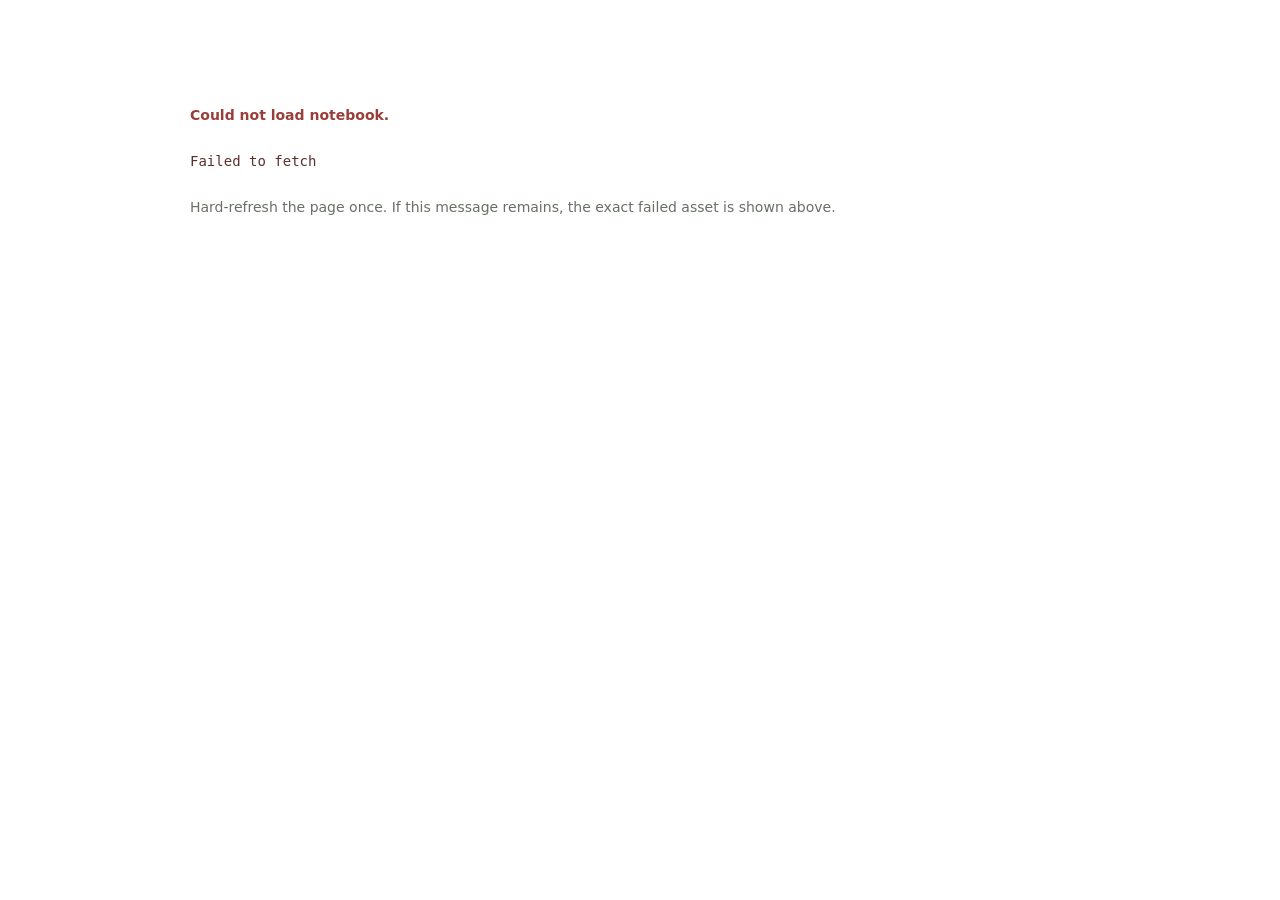
<file: biology/level-3-claassen-lab-data-tasks-and-biological-reasoning.html>
<!doctype html>
<html lang="en">
<head>
<meta charset="utf-8">
<meta name="viewport" content="width=device-width,initial-scale=1">
<title>Level 3 — Claassen Lab Data, Tasks & Biological Reasoning</title>
<meta name="description" content="Interactive guide to the data modalities, computational tasks, statistics, and biological reasoning relevant to Manfred Claassen's single-cell and spatial systems-medicine research.">
<style>
body{margin:0;font-family:Inter,system-ui,sans-serif;color:#687066;background:#fff}
#loading{max-width:760px;margin:12vh auto;padding:2rem;font-size:1rem;line-height:1.7}
#loading b{color:#141714}
</style>
</head>
<body>
<div id="loading"><b>Loading Level 3</b><br>Claassen Lab Data, Tasks &amp; Biological Reasoning…</div>
<script>
(async()=>{
  const files=['part0.txt','part1.txt','part2.txt','part3.txt','part4.txt','part5.txt'];
  const localBase='assets/level3/';
  const rawBase='https://raw.githubusercontent.com/alim98/alim98.github.io/main/biology/assets/level3/';

  async function loadChunk(file){
    const attempts=[localBase+file,rawBase+file];
    let lastError=null;
    for(const url of attempts){
      try{
        const response=await fetch(url,{cache:'no-store'});
        if(!response.ok) throw new Error(`${response.status} ${response.statusText}`);
        const text=await response.text();
        if(!text.trim()) throw new Error('empty response');
        return text;
      }catch(error){
        lastError=new Error(`${url}: ${error.message||error}`);
      }
    }
    throw lastError||new Error(`Could not load ${file}`);
  }

  const chunks=[];
  for(let i=0;i<files.length;i++){
    document.getElementById('loading').innerHTML=`<b>Loading Level 3</b><br>Loading notebook data ${i+1} / ${files.length}…`;
    chunks.push(await loadChunk(files[i]));
  }

  const b64=chunks.join('').replace(/\s+/g,'');
  const bytes=Uint8Array.from(atob(b64),c=>c.charCodeAt(0));
  if(typeof DecompressionStream==='undefined'){
    throw new Error('This browser does not support DecompressionStream. Please open the page in a current Chrome, Edge, Firefox, or Safari version.');
  }
  const stream=new Blob([bytes]).stream().pipeThrough(new DecompressionStream('gzip'));
  const html=await new Response(stream).text();
  const parsed=new DOMParser().parseFromString(html,'text/html');
  const scripts=[...parsed.querySelectorAll('script')].map(script=>script.textContent);
  parsed.querySelectorAll('script').forEach(script=>script.remove());
  document.head.innerHTML=parsed.head.innerHTML;
  document.body.innerHTML=parsed.body.innerHTML;
  for(const code of scripts){(0,eval)(code);}
})().catch(error=>{
  console.error(error);
  document.body.innerHTML=`<div style="max-width:900px;margin:8vh auto;padding:2rem;font:14px/1.65 system-ui;color:#9a3e39"><b>Could not load notebook.</b><br><br><code style="white-space:pre-wrap;color:#5b302d">${String(error.message||error)}</code><br><br><span style="color:#687066">Hard-refresh the page once. If this message remains, the exact failed asset is shown above.</span></div>`;
});
</script>
</body>
</html>
</file>
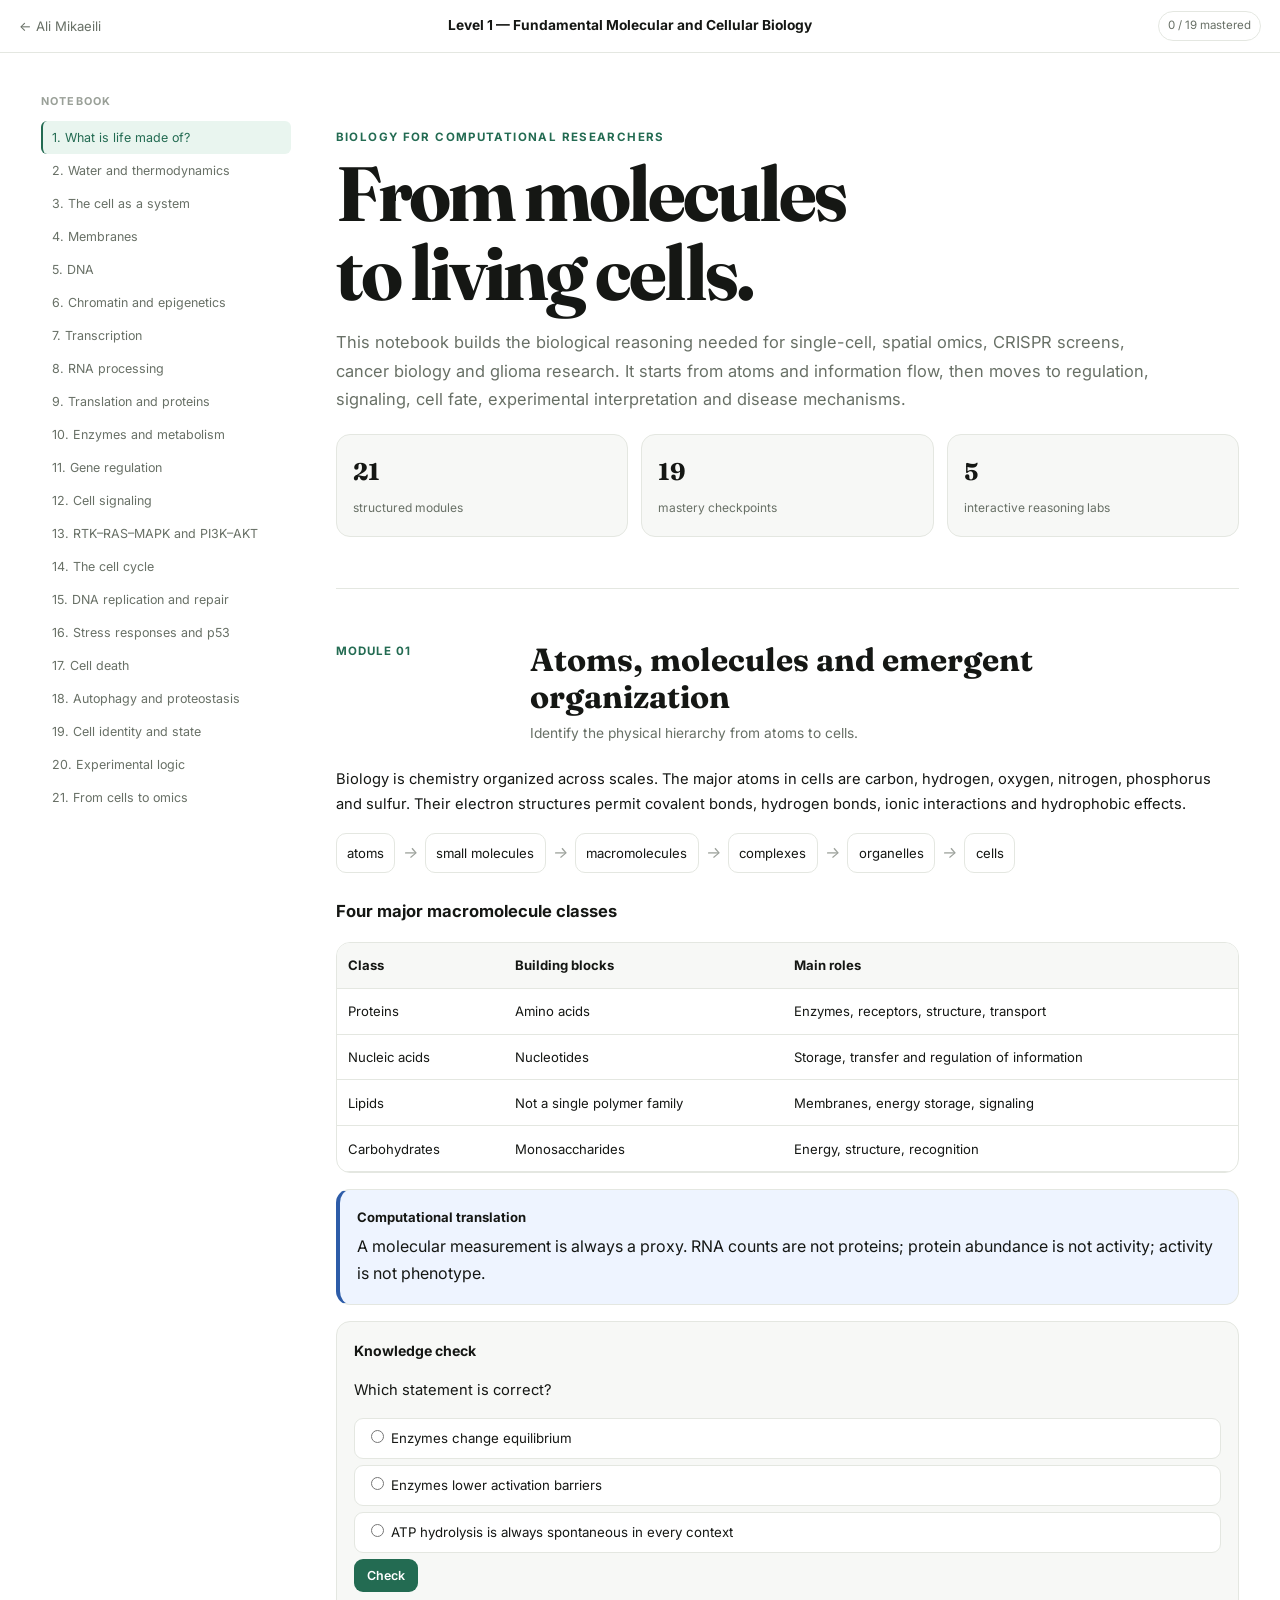
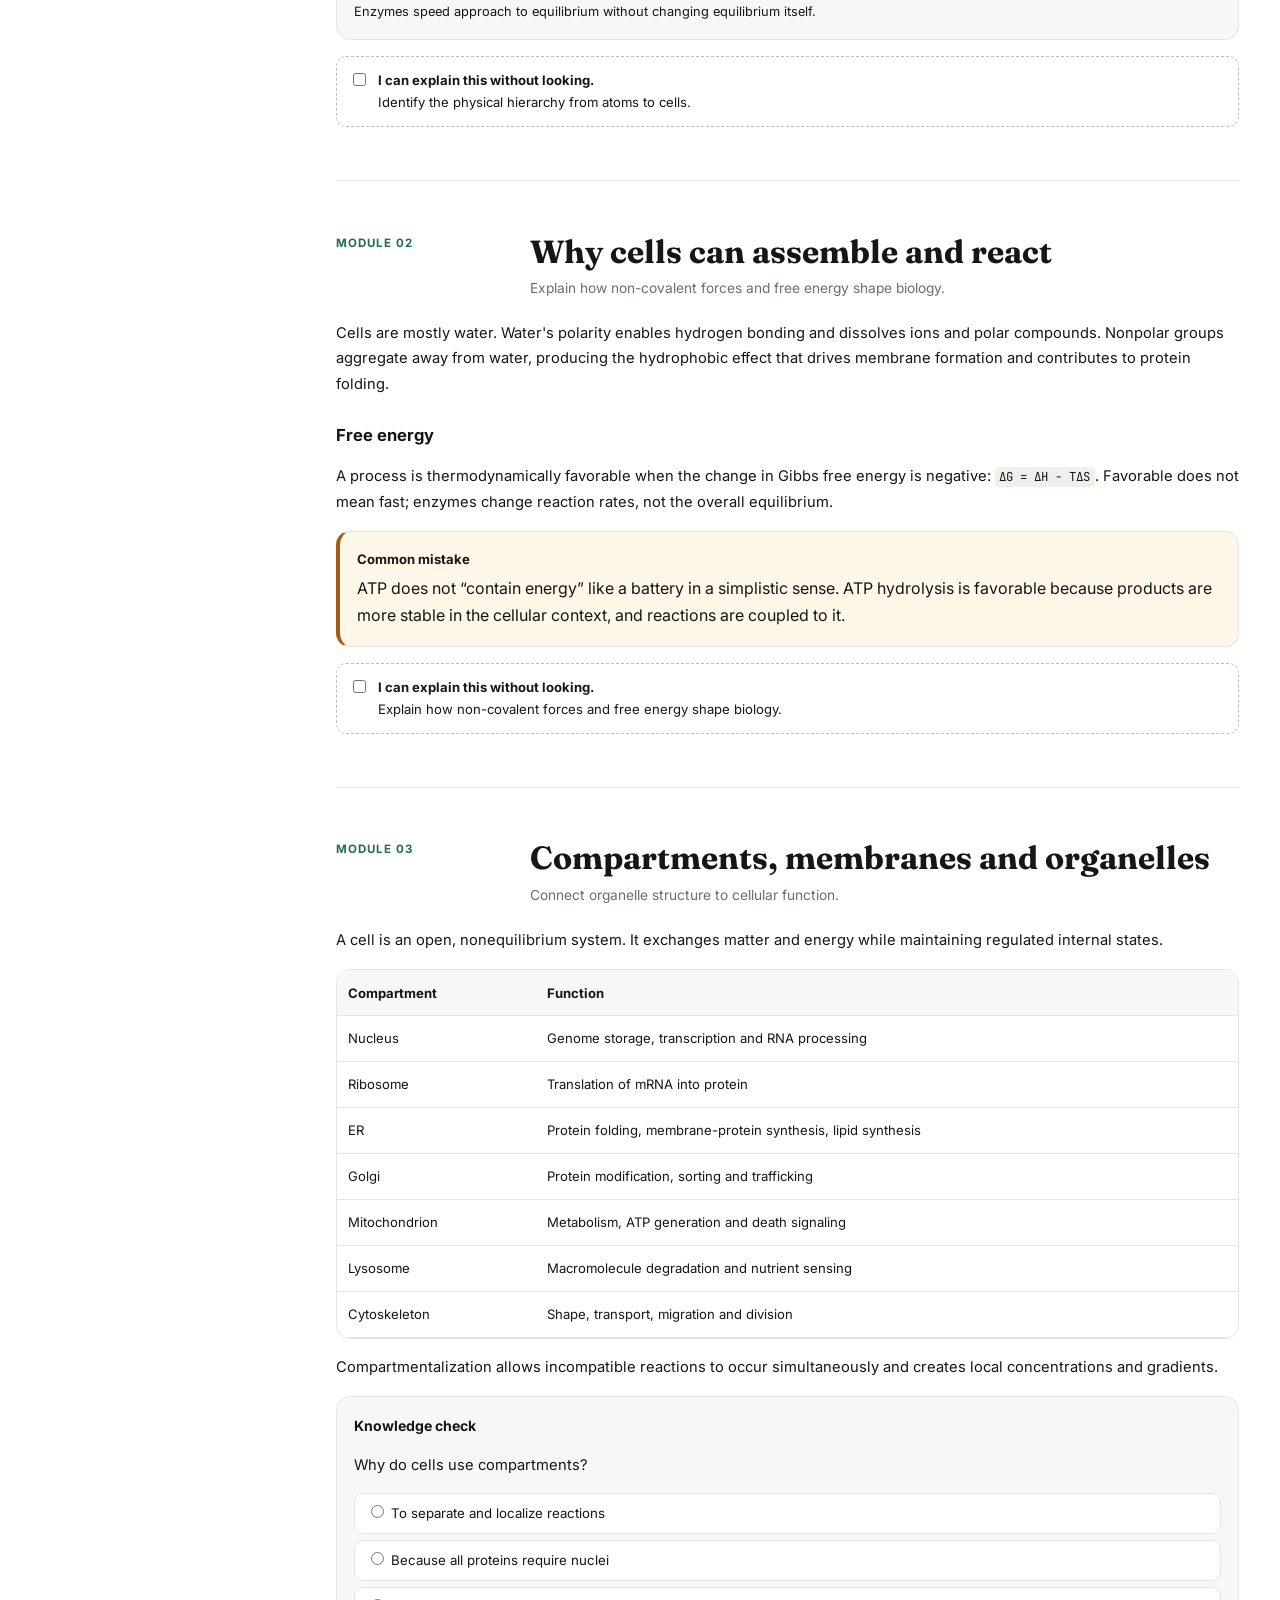
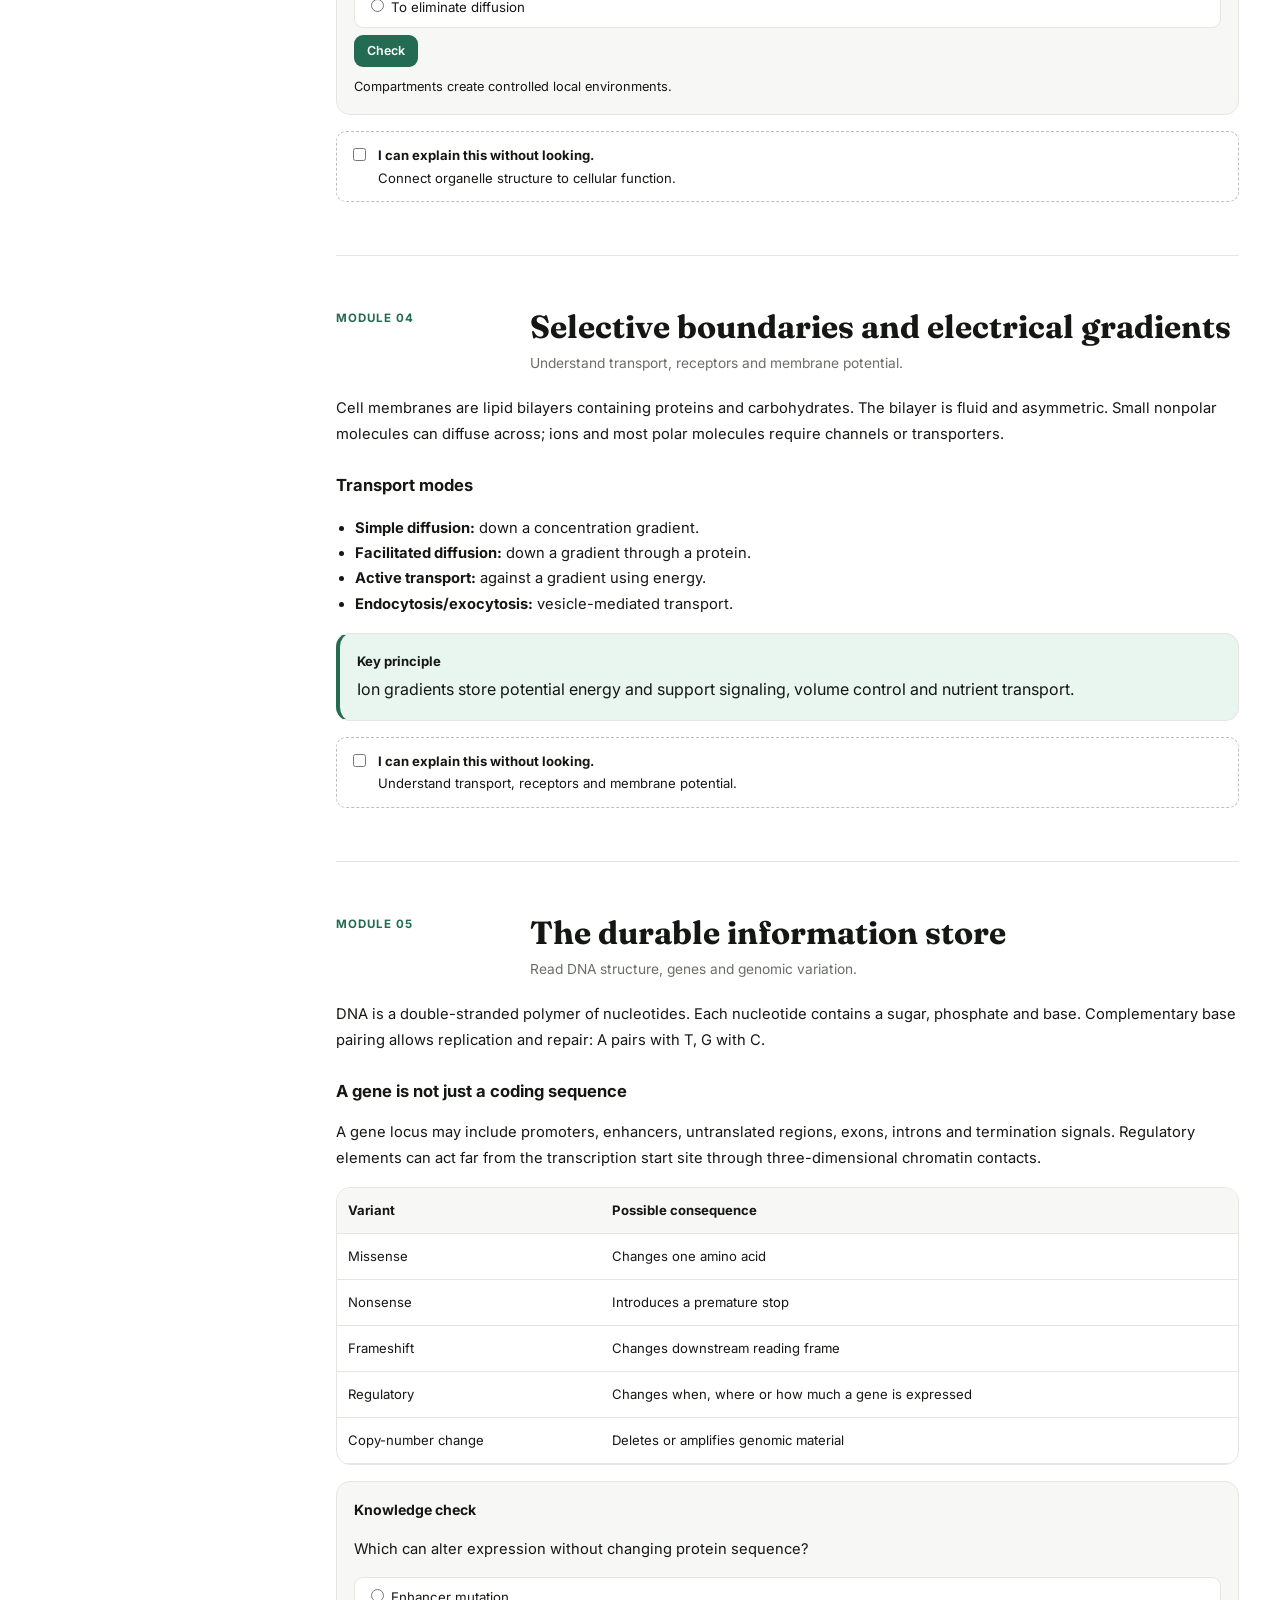
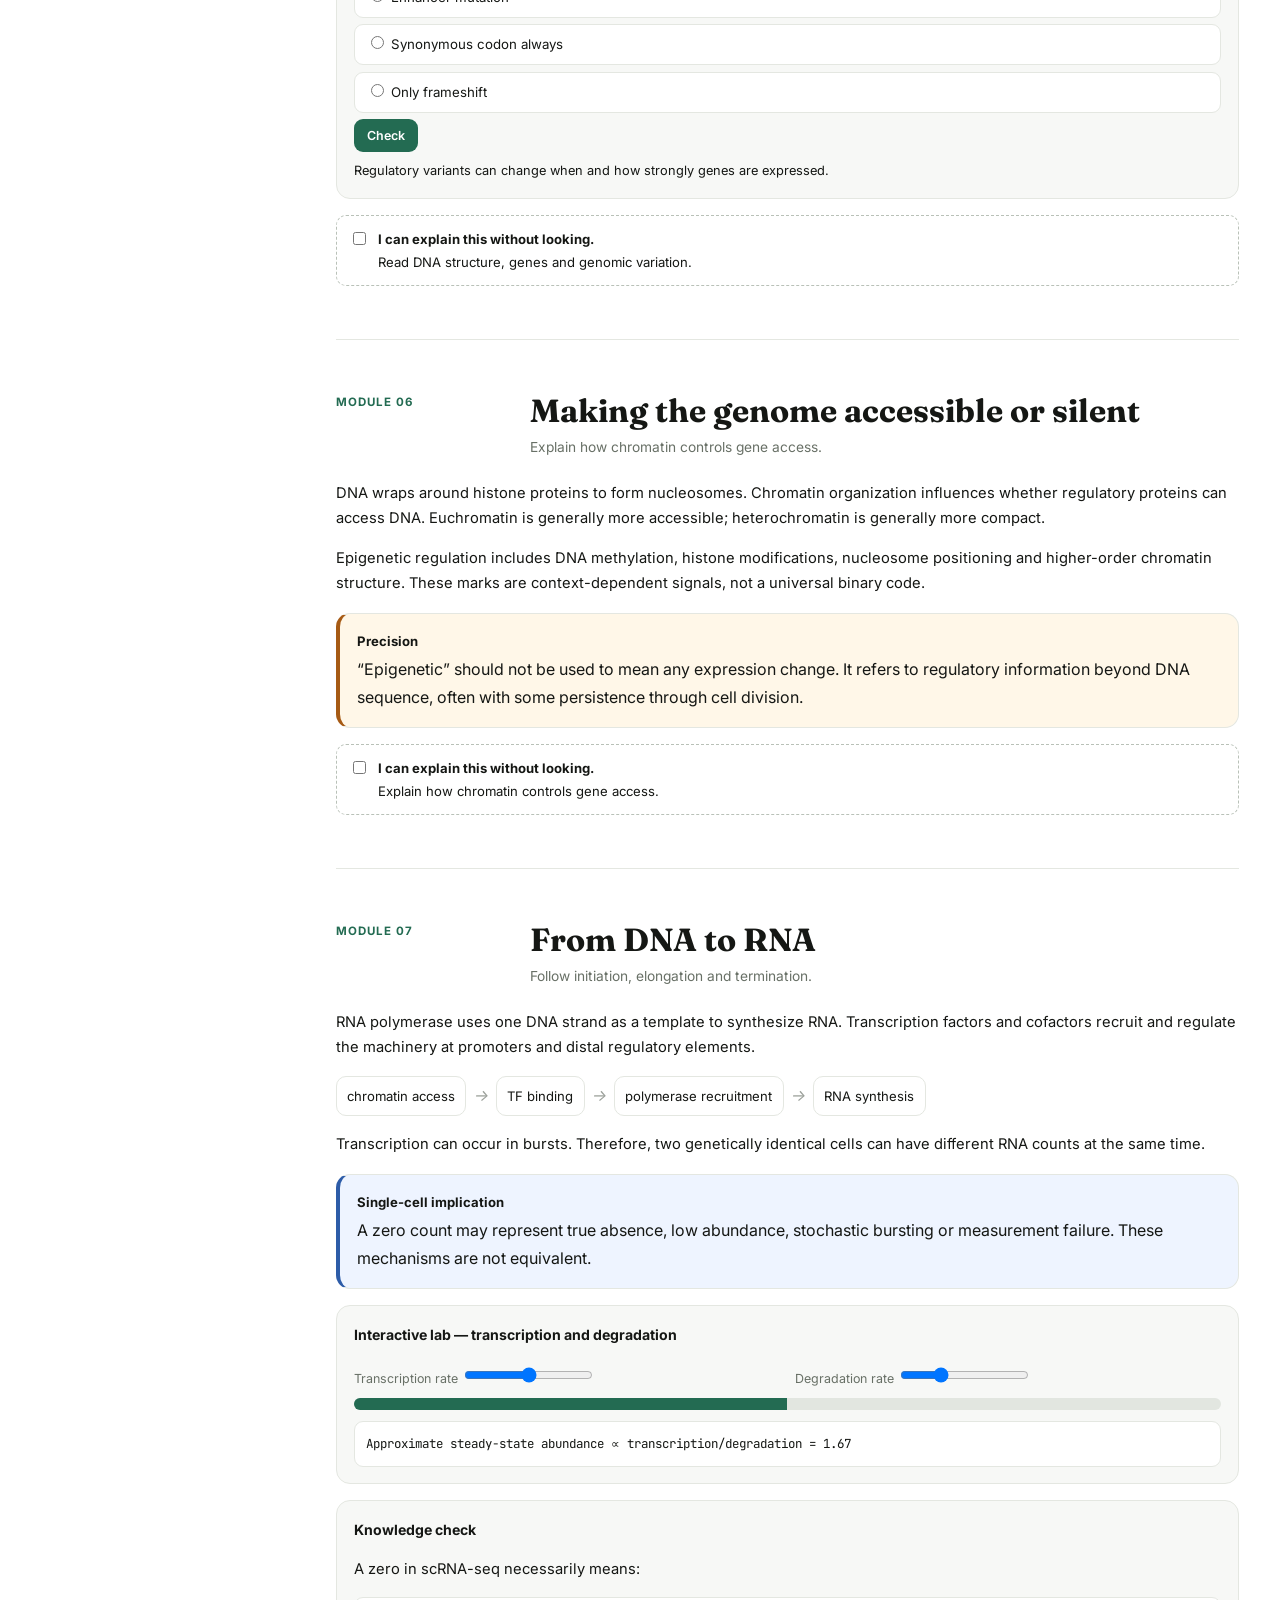
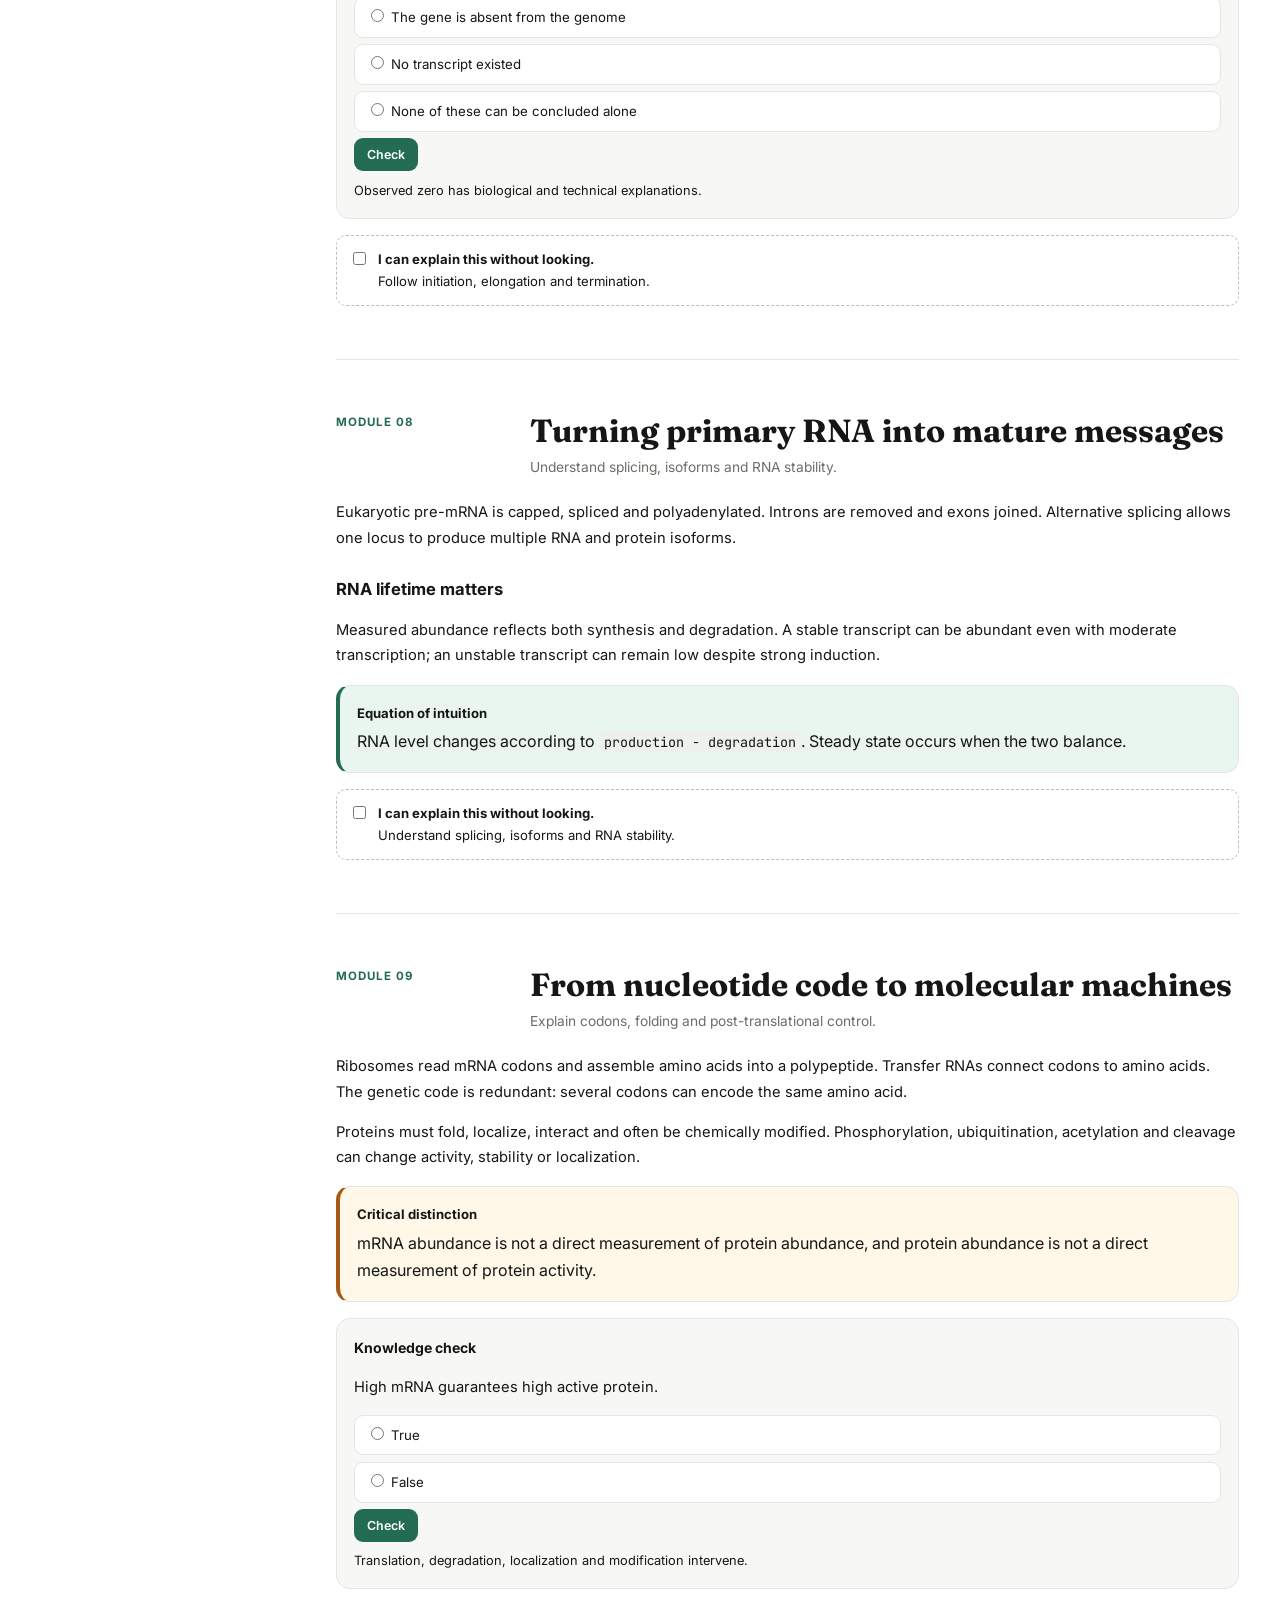
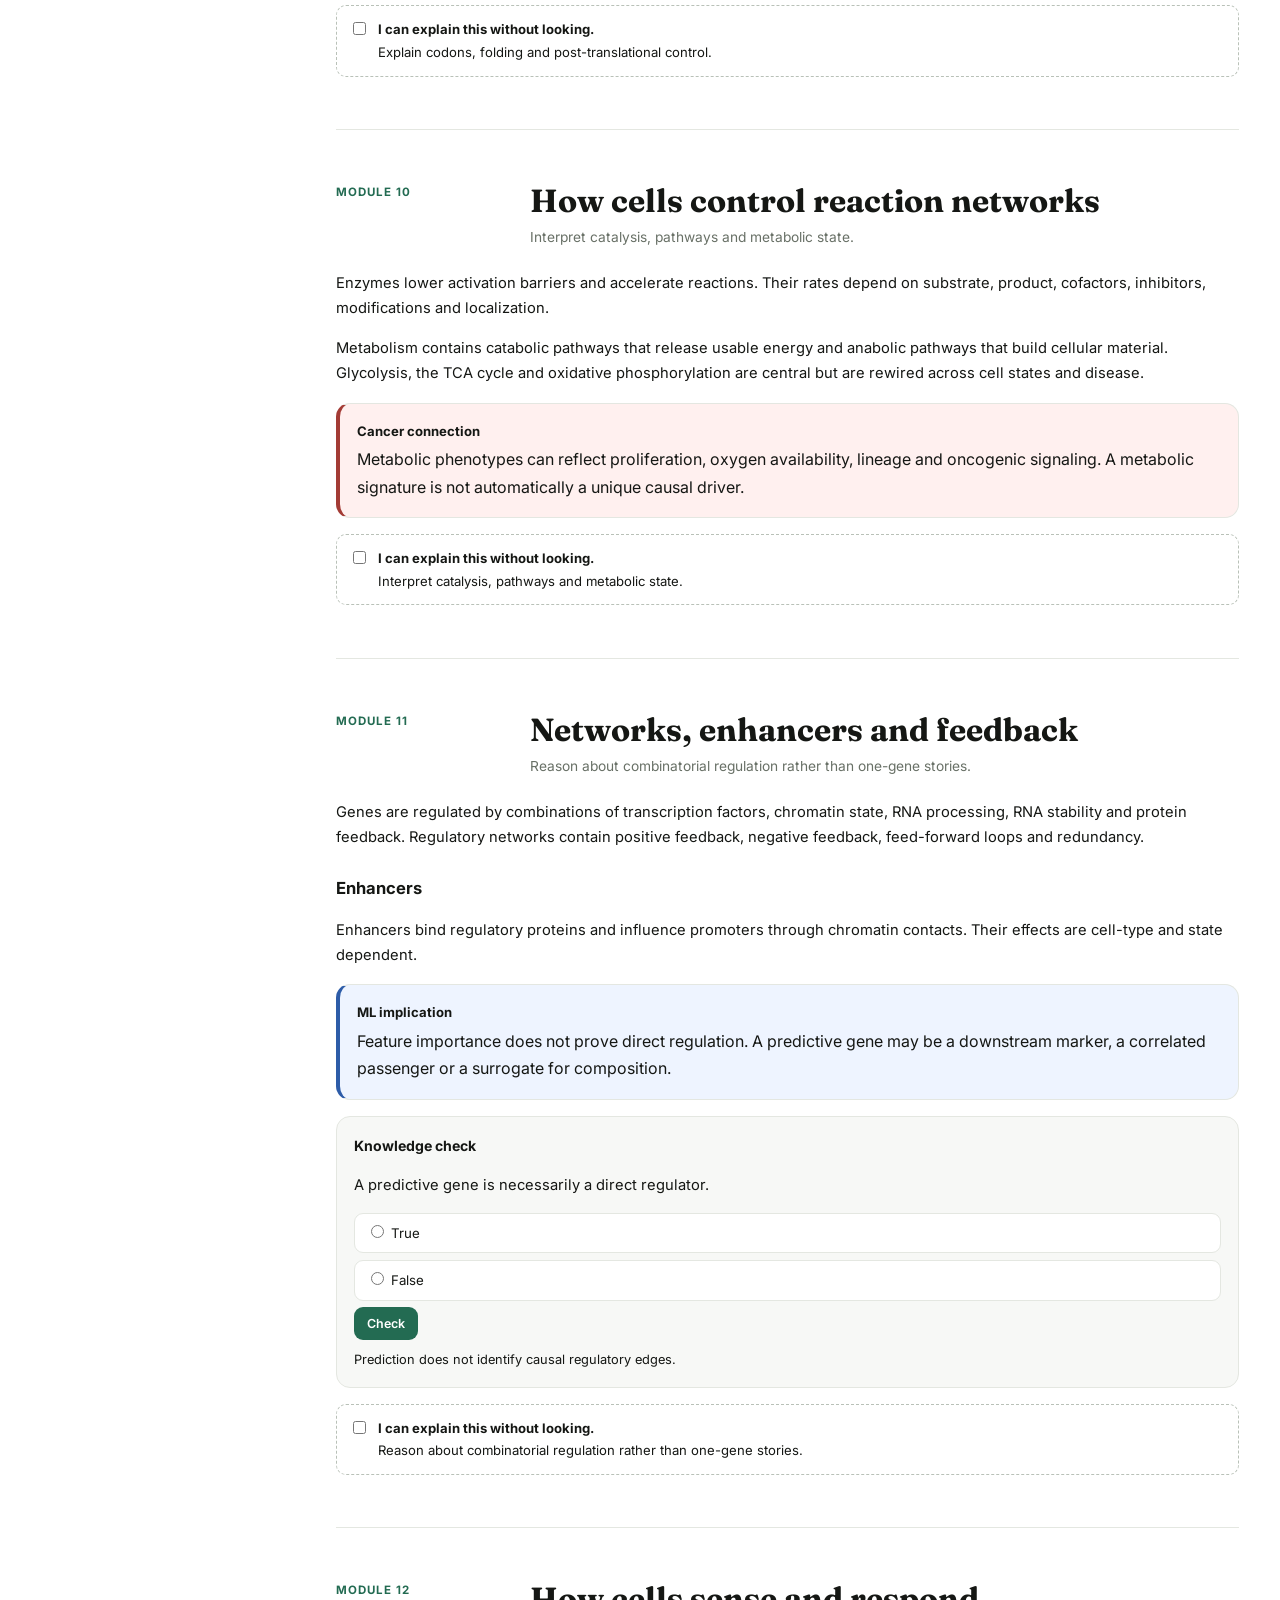
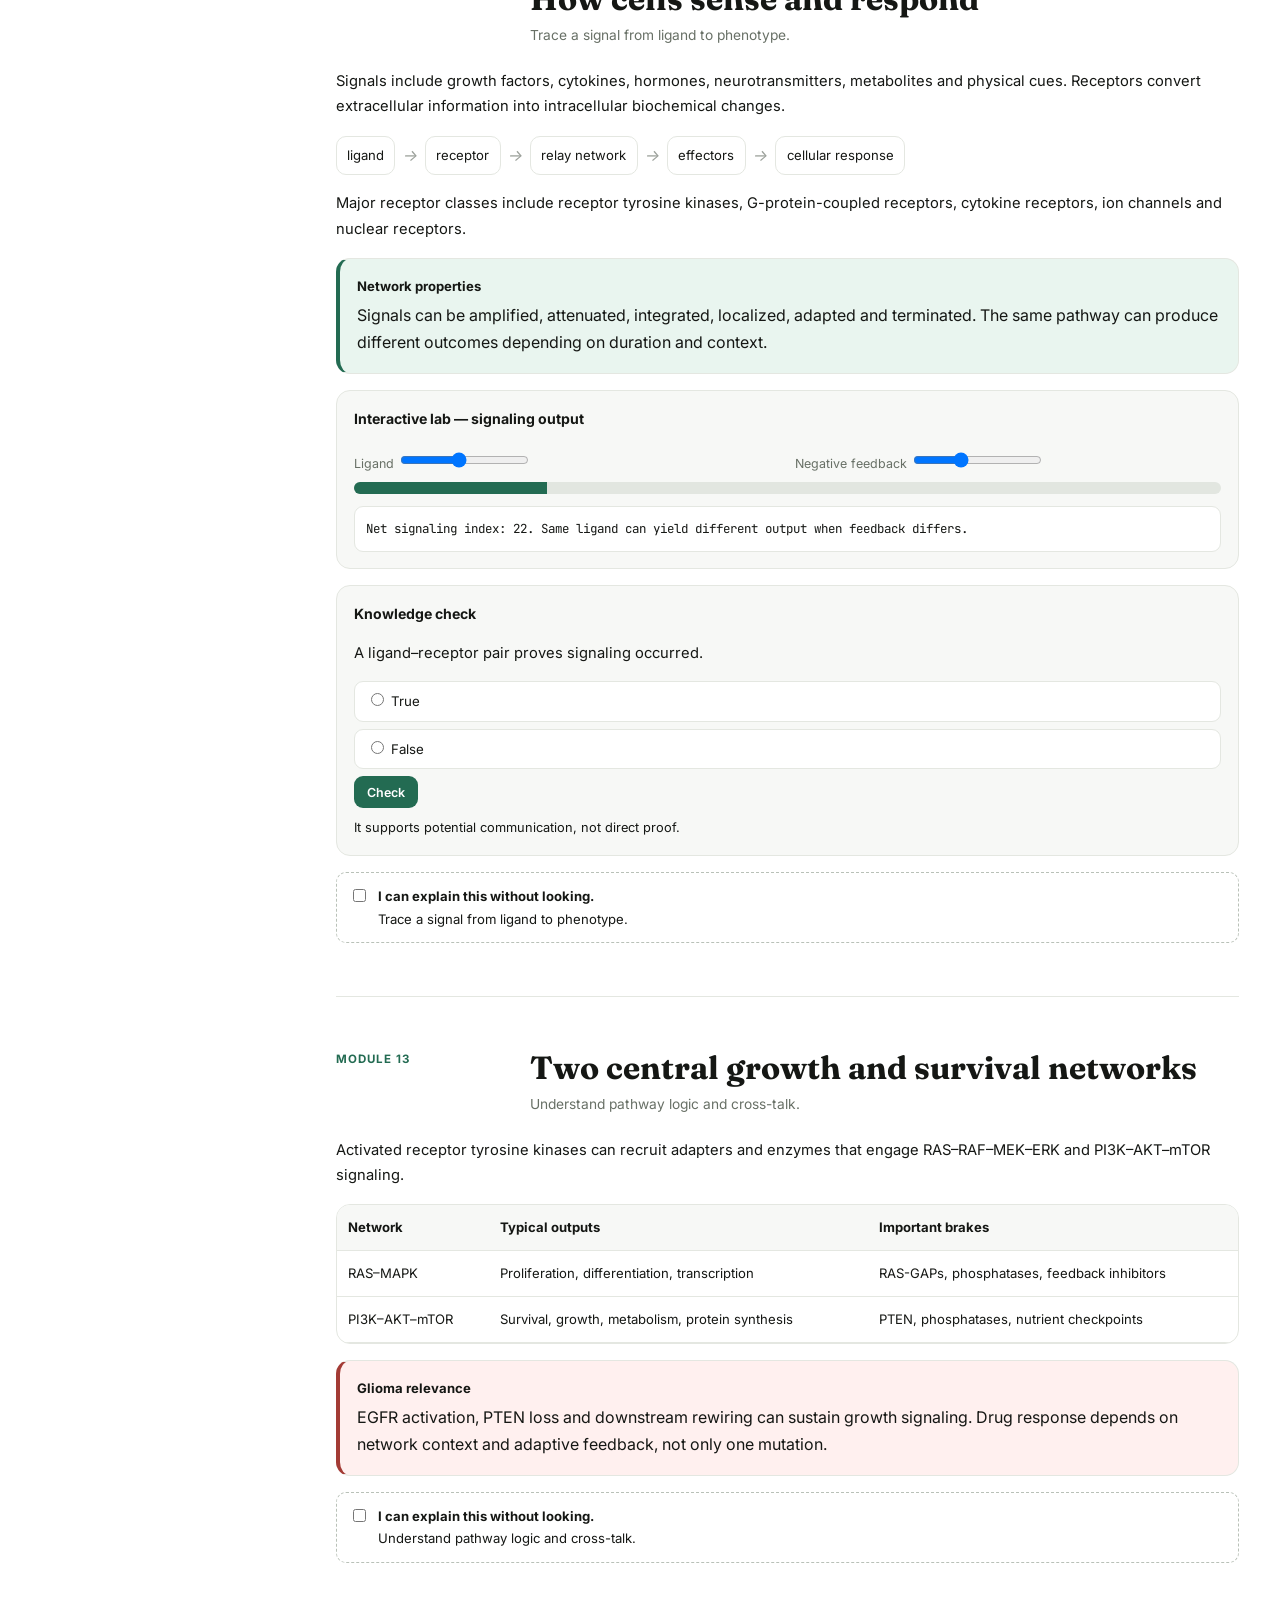
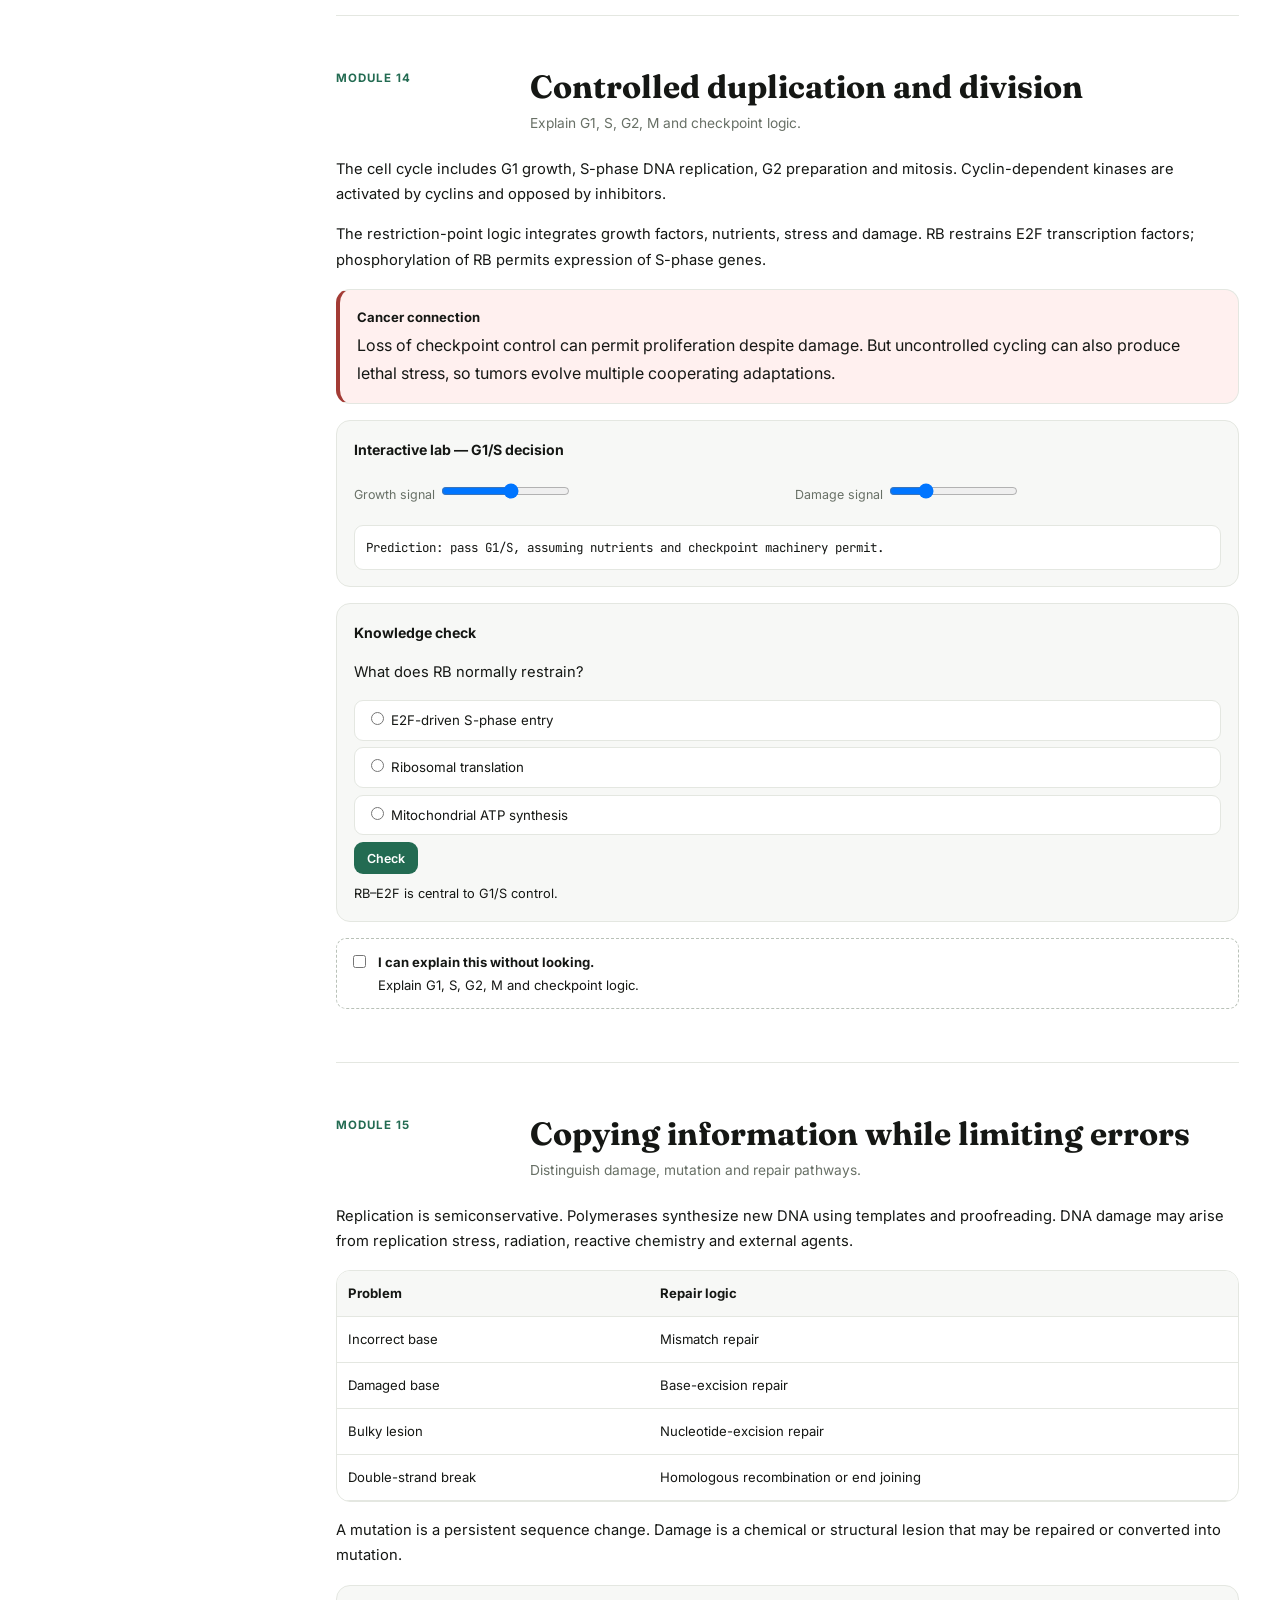
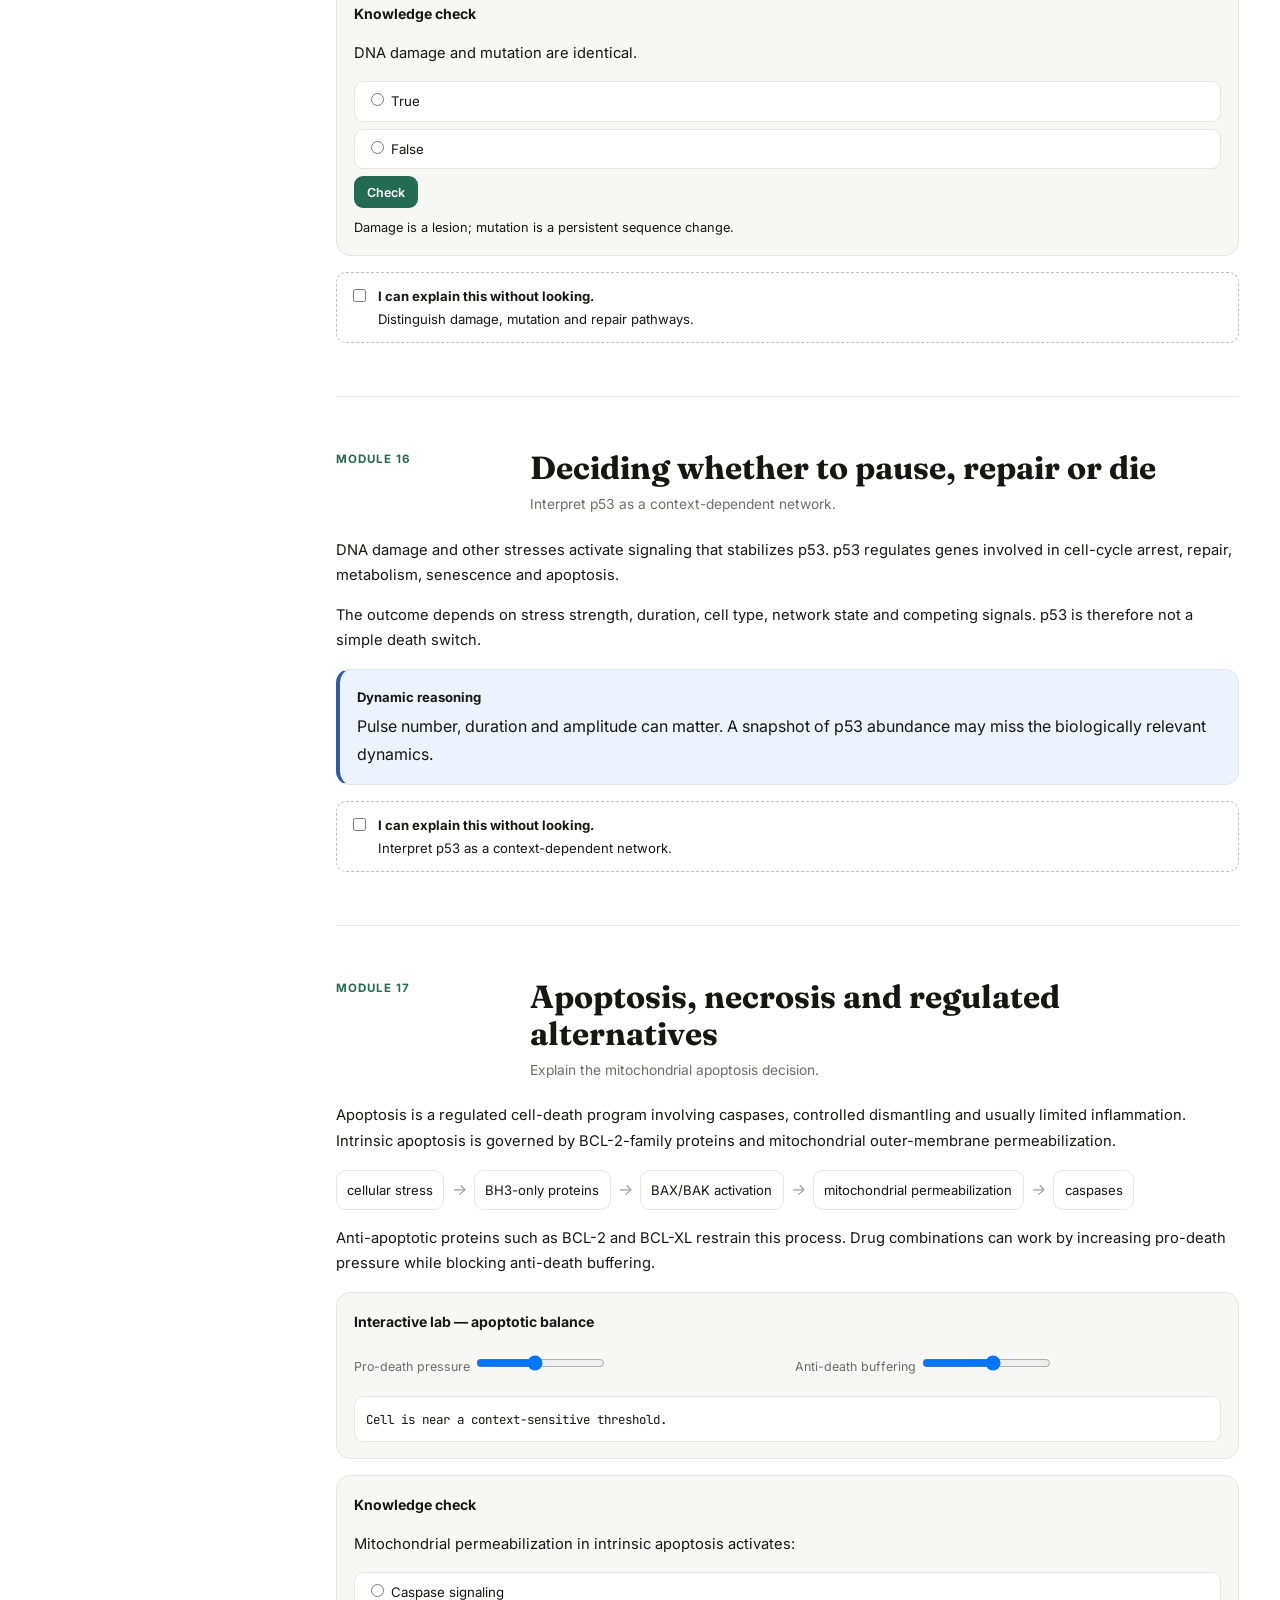
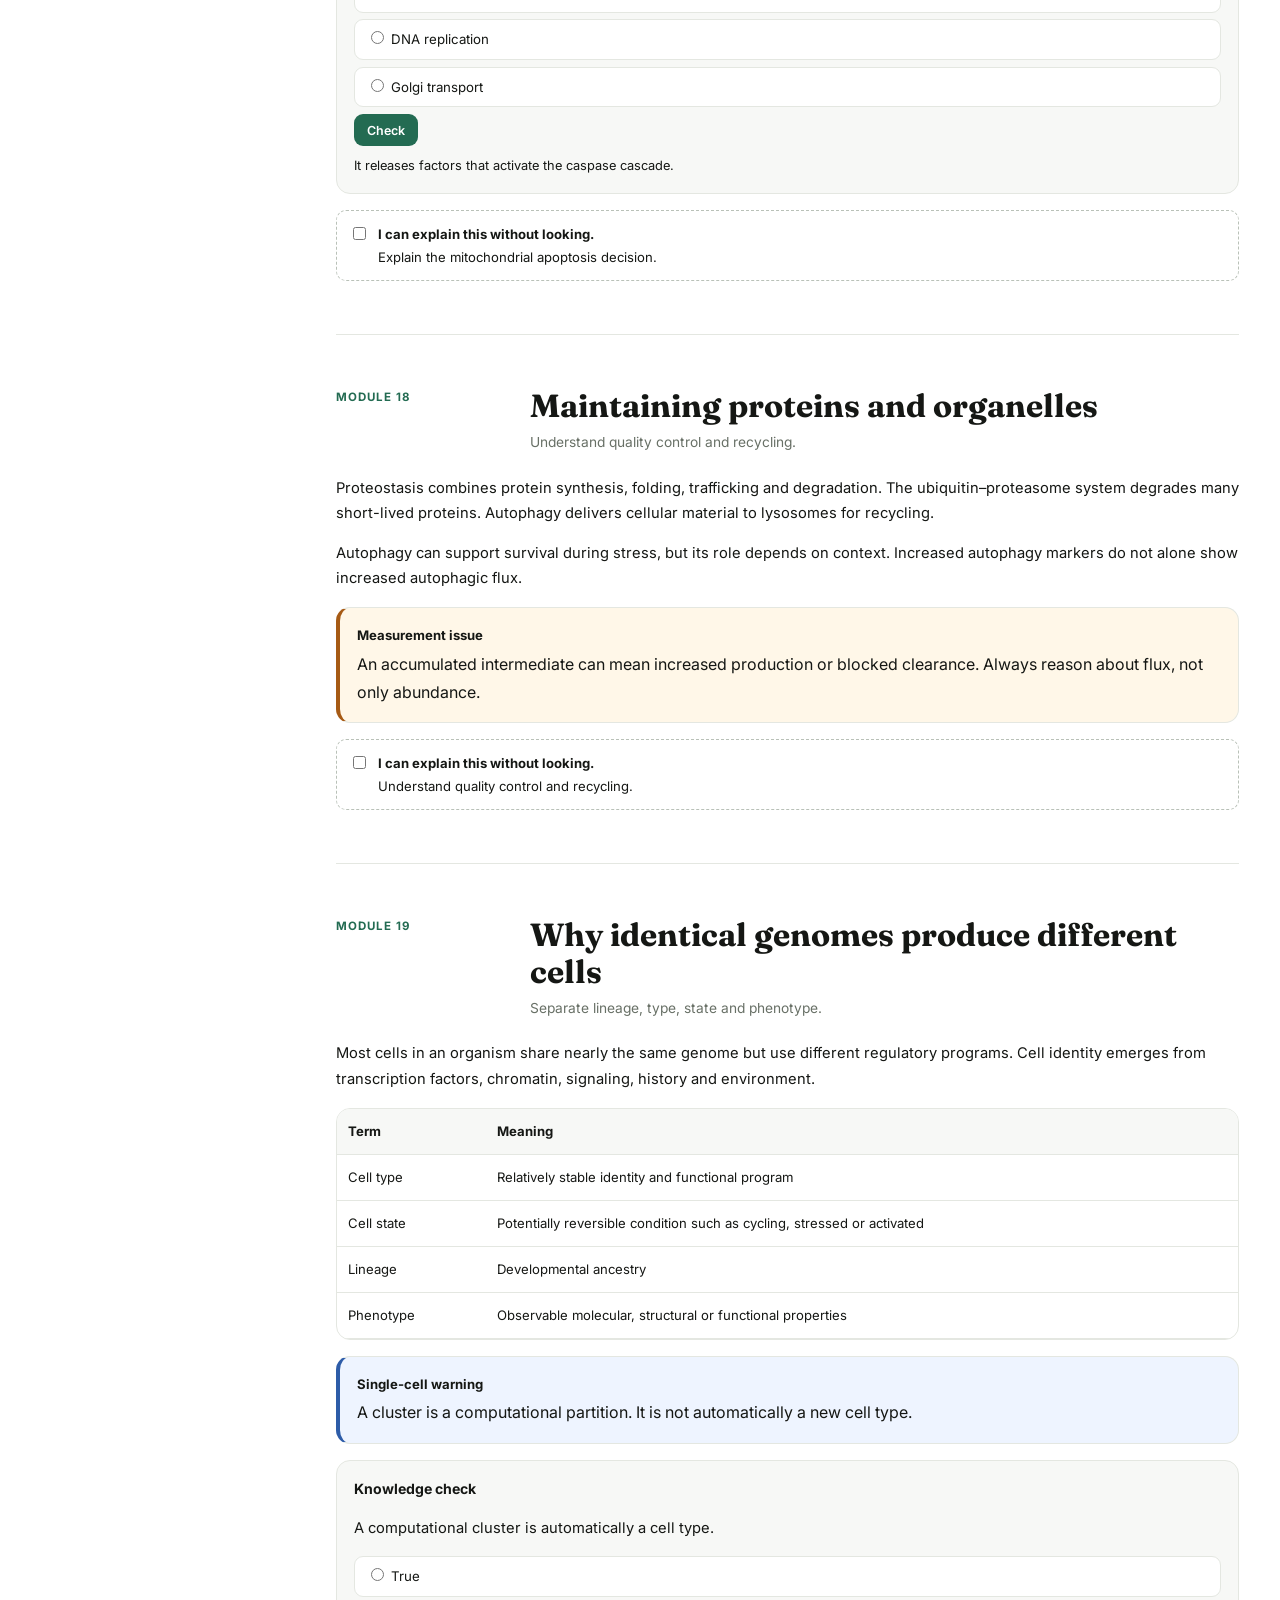
<file: biology/notebook-core.html>
<!doctype html><html lang="en"><head><meta charset="utf-8"><meta name="viewport" content="width=device-width,initial-scale=1"><title>Level 1 — Fundamental Molecular and Cellular Biology</title><meta name="description" content="Interactive zero-to-advanced molecular and cellular biology notebook for AI researchers entering single-cell, spatial omics, perturbation biology and glioma research."><link rel="preconnect" href="https://fonts.googleapis.com"><link rel="preconnect" href="https://fonts.gstatic.com" crossorigin><link href="https://fonts.googleapis.com/css2?family=Fraunces:wght@500;600&family=Inter:wght@400;500;600;700&family=JetBrains+Mono:wght@400;500&display=swap" rel="stylesheet"><style>
:root{--bg:#fff;--panel:#f7f8f6;--line:#e4e7e1;--ink:#151714;--muted:#687066;--green:#236b52;--green2:#e9f5ef;--amber:#a65a14;--red:#a33b35;--blue:#2d5ca8;--r:14px}*{box-sizing:border-box}html{scroll-behavior:smooth}body{margin:0;background:var(--bg);color:var(--ink);font-family:Inter,system-ui,sans-serif;line-height:1.72}.progress{position:fixed;top:0;left:0;height:3px;background:var(--green);width:0;z-index:50}.top{position:sticky;top:0;z-index:40;background:rgba(255,255,255,.94);backdrop-filter:blur(12px);border-bottom:1px solid var(--line);display:flex;align-items:center;justify-content:space-between;padding:.7rem 1.2rem}.top a{text-decoration:none;color:var(--muted);font-size:.82rem}.top strong{font-size:.86rem}.pill{font-size:.72rem;border:1px solid var(--line);border-radius:999px;padding:.25rem .55rem;color:var(--muted)}.layout{max-width:1240px;margin:auto;display:grid;grid-template-columns:250px minmax(0,1fr);gap:2.8rem;padding:2.4rem 1.3rem}.side{position:sticky;top:70px;max-height:calc(100vh - 90px);overflow:auto}.side h4{font-size:.68rem;text-transform:uppercase;letter-spacing:.11em;color:#9aa098;margin:0 0 .7rem}.side a{display:block;text-decoration:none;color:var(--muted);font-size:.78rem;padding:.36rem .55rem;border-left:2px solid transparent;border-radius:6px}.side a:hover,.side a.active{color:var(--green);background:var(--green2);border-left-color:var(--green)}.hero{padding:2.3rem 0 3.2rem;border-bottom:1px solid var(--line)}.eyebrow{font-size:.72rem;text-transform:uppercase;letter-spacing:.12em;color:var(--green);font-weight:700}.hero h1{font-family:Fraunces,serif;font-size:clamp(2.4rem,6vw,5rem);line-height:1.02;letter-spacing:-.04em;margin:.45rem 0 1rem}.hero p{font-size:1.03rem;color:var(--muted);max-width:820px}.grid3{display:grid;grid-template-columns:repeat(3,1fr);gap:.8rem;margin-top:1.3rem}.stat{border:1px solid var(--line);border-radius:var(--r);padding:1rem;background:var(--panel)}.stat b{display:block;font-family:Fraunces,serif;font-size:1.5rem}.stat span{font-size:.75rem;color:var(--muted)}.lesson{scroll-margin-top:72px;padding:3.3rem 0;border-bottom:1px solid var(--line)}.lesson-head{display:grid;grid-template-columns:170px 1fr;gap:1.5rem;margin-bottom:1.3rem}.num{font-size:.72rem;letter-spacing:.09em;text-transform:uppercase;color:var(--green);font-weight:700}.lesson h2{font-family:Fraunces,serif;font-size:2rem;line-height:1.15;margin:0}.objective{color:var(--muted);font-size:.86rem;margin:.4rem 0 0}.content h3{font-size:1.04rem;margin:1.5rem 0 .5rem}.content p,.content li{font-size:.92rem}.content ul{padding-left:1.2rem}.card,.callout,.quiz,.lab,.gloss{border:1px solid var(--line);border-radius:var(--r);padding:1rem 1.1rem;margin:1rem 0;background:var(--panel)}.callout{border-left:4px solid var(--green);background:var(--green2)}.warning{border-left-color:var(--amber);background:#fff7e8}.clinical{border-left-color:var(--red);background:#fff0ef}.model{border-left-color:var(--blue);background:#eef4ff}.callout b{font-size:.82rem;display:block;margin-bottom:.25rem}.flow{display:flex;align-items:center;flex-wrap:wrap;gap:.45rem;margin:1rem 0}.flow span{border:1px solid var(--line);background:#fff;border-radius:10px;padding:.48rem .65rem;font-size:.82rem}.flow i{color:#9ba09a}.table{overflow:auto;border:1px solid var(--line);border-radius:var(--r);margin:1rem 0}.table table{border-collapse:collapse;width:100%;font-size:.82rem}.table th,.table td{padding:.7rem;border-bottom:1px solid var(--line);text-align:left;vertical-align:top}.table th{background:var(--panel)}code{font-family:"JetBrains Mono",monospace;font-size:.84em;background:#eef0ec;padding:.08rem .3rem;border-radius:4px}.quiz h4,.lab h4{margin:.05rem 0 .65rem;font-size:.88rem}.quiz label{display:block;background:#fff;border:1px solid var(--line);border-radius:9px;padding:.5rem .65rem;margin:.4rem 0;font-size:.83rem;cursor:pointer}.quiz button,.btn{border:0;border-radius:9px;background:var(--green);color:#fff;padding:.55rem .8rem;font:600 .78rem Inter;cursor:pointer}.feedback{font-size:.8rem;margin-top:.55rem;min-height:1.2rem}.lab-grid{display:grid;grid-template-columns:1fr 1fr;gap:1rem}.lab label{font-size:.78rem;color:var(--muted);display:block;margin:.5rem 0}.bar{height:12px;background:#e2e6e0;border-radius:99px;overflow:hidden}.bar span{display:block;height:100%;background:var(--green);width:50%;transition:.25s}.result{font-family:"JetBrains Mono",monospace;font-size:.78rem;background:#fff;border:1px solid var(--line);padding:.7rem;border-radius:9px;margin-top:.7rem}.mastery{display:flex;gap:.6rem;align-items:flex-start;background:#fff;border:1px dashed #b9c1b8;padding:.75rem;border-radius:10px;margin-top:1rem}.mastery input{margin-top:.25rem}.mastery span{font-size:.82rem}.flash{display:grid;grid-template-columns:repeat(2,1fr);gap:.8rem}.flash button{text-align:left;border:1px solid var(--line);background:#fff;border-radius:12px;padding:1rem;min-height:120px;cursor:pointer}.flash b{display:block;color:var(--green);font-size:.75rem;margin-bottom:.5rem}.search{width:100%;padding:.7rem .8rem;border:1px solid var(--line);border-radius:10px;font:inherit}.glossary-grid{display:grid;grid-template-columns:repeat(2,1fr);gap:.7rem;margin-top:1rem}.term{border:1px solid var(--line);border-radius:10px;padding:.75rem}.term b{font-size:.82rem}.term p{font-size:.76rem;color:var(--muted);margin:.25rem 0 0}.refs li{margin-bottom:.7rem}.footer{padding:3rem 0;color:var(--muted);font-size:.8rem}.hidden{display:none}@media(max-width:880px){.layout{grid-template-columns:1fr}.side{display:none}.lesson-head{grid-template-columns:1fr}.grid3,.lab-grid,.flash,.glossary-grid{grid-template-columns:1fr}.top strong{display:none}}
</style></head><body><div class="progress" id="progress"></div><header class="top"><a href="../index.html">← Ali Mikaeili</a><strong>Level 1 — Fundamental Molecular and Cellular Biology</strong><span class="pill" id="score">0 / 19 mastered</span></header><div class="layout"><aside class="side"><h4>Notebook</h4><div id="toc"></div></aside><main><section class="hero"><div class="eyebrow">Biology for computational researchers</div><h1>From molecules<br>to living cells.</h1><p>This notebook builds the biological reasoning needed for single-cell, spatial omics, CRISPR screens, cancer biology and glioma research. It starts from atoms and information flow, then moves to regulation, signaling, cell fate, experimental interpretation and disease mechanisms.</p><div class="grid3"><div class="stat"><b>21</b><span>structured modules</span></div><div class="stat"><b>19</b><span>mastery checkpoints</span></div><div class="stat"><b>5</b><span>interactive reasoning labs</span></div></div></section><div id="lessons"></div><section class="lesson" id="flashcards"><div class="lesson-head"><div class="num">Active recall</div><div><h2>Flashcards</h2><p class="objective">Click each card to reveal the answer.</p></div></div><div class="flash" id="flash"></div></section><section class="lesson" id="glossary"><div class="lesson-head"><div class="num">Reference</div><div><h2>Searchable glossary</h2><p class="objective">Terms you must be able to use precisely.</p></div></div><input id="gsearch" class="search" placeholder="Search: enhancer, apoptosis, kinase..."><div id="ggrid" class="glossary-grid"></div></section><section class="lesson refs" id="references"><div class="lesson-head"><div class="num">Evidence</div><div><h2>Peer-reviewed references</h2><p class="objective">Use these to deepen sections after the conceptual pass.</p></div></div><ol><li>Lemmon MA, Schlessinger J. Cell signaling by receptor tyrosine kinases. <i>Cell</i>. 2010. DOI: 10.1016/j.cell.2010.06.011. PMID: 20602996.</li><li>Manning BD, Toker A. AKT/PKB signaling: navigating the network. <i>Cell</i>. 2017. DOI: 10.1016/j.cell.2017.04.001. PMID: 28525797.</li><li>Hanahan D. Hallmarks of Cancer: New Dimensions. <i>Cancer Discovery</i>. 2022. DOI: 10.1158/2159-8290.CD-21-1059. PMID: 35022204.</li><li>Bock FJ, Tait SWG. Mitochondria as multifaceted regulators of cell death. <i>Nature Reviews Molecular Cell Biology</i>. 2020. DOI: 10.1038/s41580-020-0241-4. PMID: 32367065.</li><li>Matthews HK, Bertoli C, de Bruin RAM. Cell cycle control in cancer. <i>Nature Reviews Molecular Cell Biology</i>. 2022. DOI: 10.1038/s41580-021-00404-3. PMID: 35136199.</li><li>Luecken MD, Theis FJ. Current best practices in single-cell RNA-seq analysis. <i>Molecular Systems Biology</i>. 2019. DOI: 10.15252/msb.20188746. PMID: 31217225.</li><li>Squair JW et al. Confronting false discoveries in single-cell differential expression. <i>Nature Communications</i>. 2021. DOI: 10.1038/s41467-021-25960-2. PMID: 34584091.</li></ol></section><footer class="footer">Built as a learning notebook: read → manipulate → retrieve → explain. Progress is stored locally in your browser.</footer></main></div><script>
const L=[
["What is life made of?","Atoms, molecules and emergent organization","Identify the physical hierarchy from atoms to cells.",`<p>Biology is chemistry organized across scales. The major atoms in cells are carbon, hydrogen, oxygen, nitrogen, phosphorus and sulfur. Their electron structures permit covalent bonds, hydrogen bonds, ionic interactions and hydrophobic effects.</p><div class="flow"><span>atoms</span><i>→</i><span>small molecules</span><i>→</i><span>macromolecules</span><i>→</i><span>complexes</span><i>→</i><span>organelles</span><i>→</i><span>cells</span></div><h3>Four major macromolecule classes</h3><div class="table"><table><tr><th>Class</th><th>Building blocks</th><th>Main roles</th></tr><tr><td>Proteins</td><td>Amino acids</td><td>Enzymes, receptors, structure, transport</td></tr><tr><td>Nucleic acids</td><td>Nucleotides</td><td>Storage, transfer and regulation of information</td></tr><tr><td>Lipids</td><td>Not a single polymer family</td><td>Membranes, energy storage, signaling</td></tr><tr><td>Carbohydrates</td><td>Monosaccharides</td><td>Energy, structure, recognition</td></tr></table></div><div class="callout model"><b>Computational translation</b>A molecular measurement is always a proxy. RNA counts are not proteins; protein abundance is not activity; activity is not phenotype.</div>`],
["Water and thermodynamics","Why cells can assemble and react","Explain how non-covalent forces and free energy shape biology.",`<p>Cells are mostly water. Water's polarity enables hydrogen bonding and dissolves ions and polar compounds. Nonpolar groups aggregate away from water, producing the hydrophobic effect that drives membrane formation and contributes to protein folding.</p><h3>Free energy</h3><p>A process is thermodynamically favorable when the change in Gibbs free energy is negative: <code>ΔG = ΔH − TΔS</code>. Favorable does not mean fast; enzymes change reaction rates, not the overall equilibrium.</p><div class="callout warning"><b>Common mistake</b>ATP does not “contain energy” like a battery in a simplistic sense. ATP hydrolysis is favorable because products are more stable in the cellular context, and reactions are coupled to it.</div>`],
["The cell as a system","Compartments, membranes and organelles","Connect organelle structure to cellular function.",`<p>A cell is an open, nonequilibrium system. It exchanges matter and energy while maintaining regulated internal states.</p><div class="table"><table><tr><th>Compartment</th><th>Function</th></tr><tr><td>Nucleus</td><td>Genome storage, transcription and RNA processing</td></tr><tr><td>Ribosome</td><td>Translation of mRNA into protein</td></tr><tr><td>ER</td><td>Protein folding, membrane-protein synthesis, lipid synthesis</td></tr><tr><td>Golgi</td><td>Protein modification, sorting and trafficking</td></tr><tr><td>Mitochondrion</td><td>Metabolism, ATP generation and death signaling</td></tr><tr><td>Lysosome</td><td>Macromolecule degradation and nutrient sensing</td></tr><tr><td>Cytoskeleton</td><td>Shape, transport, migration and division</td></tr></table></div><p>Compartmentalization allows incompatible reactions to occur simultaneously and creates local concentrations and gradients.</p>`],
["Membranes","Selective boundaries and electrical gradients","Understand transport, receptors and membrane potential.",`<p>Cell membranes are lipid bilayers containing proteins and carbohydrates. The bilayer is fluid and asymmetric. Small nonpolar molecules can diffuse across; ions and most polar molecules require channels or transporters.</p><h3>Transport modes</h3><ul><li><b>Simple diffusion:</b> down a concentration gradient.</li><li><b>Facilitated diffusion:</b> down a gradient through a protein.</li><li><b>Active transport:</b> against a gradient using energy.</li><li><b>Endocytosis/exocytosis:</b> vesicle-mediated transport.</li></ul><div class="callout"><b>Key principle</b>Ion gradients store potential energy and support signaling, volume control and nutrient transport.</div>`],
["DNA","The durable information store","Read DNA structure, genes and genomic variation.",`<p>DNA is a double-stranded polymer of nucleotides. Each nucleotide contains a sugar, phosphate and base. Complementary base pairing allows replication and repair: A pairs with T, G with C.</p><h3>A gene is not just a coding sequence</h3><p>A gene locus may include promoters, enhancers, untranslated regions, exons, introns and termination signals. Regulatory elements can act far from the transcription start site through three-dimensional chromatin contacts.</p><div class="table"><table><tr><th>Variant</th><th>Possible consequence</th></tr><tr><td>Missense</td><td>Changes one amino acid</td></tr><tr><td>Nonsense</td><td>Introduces a premature stop</td></tr><tr><td>Frameshift</td><td>Changes downstream reading frame</td></tr><tr><td>Regulatory</td><td>Changes when, where or how much a gene is expressed</td></tr><tr><td>Copy-number change</td><td>Deletes or amplifies genomic material</td></tr></table></div>`],
["Chromatin and epigenetics","Making the genome accessible or silent","Explain how chromatin controls gene access.",`<p>DNA wraps around histone proteins to form nucleosomes. Chromatin organization influences whether regulatory proteins can access DNA. Euchromatin is generally more accessible; heterochromatin is generally more compact.</p><p>Epigenetic regulation includes DNA methylation, histone modifications, nucleosome positioning and higher-order chromatin structure. These marks are context-dependent signals, not a universal binary code.</p><div class="callout warning"><b>Precision</b>“Epigenetic” should not be used to mean any expression change. It refers to regulatory information beyond DNA sequence, often with some persistence through cell division.</div>`],
["Transcription","From DNA to RNA","Follow initiation, elongation and termination.",`<p>RNA polymerase uses one DNA strand as a template to synthesize RNA. Transcription factors and cofactors recruit and regulate the machinery at promoters and distal regulatory elements.</p><div class="flow"><span>chromatin access</span><i>→</i><span>TF binding</span><i>→</i><span>polymerase recruitment</span><i>→</i><span>RNA synthesis</span></div><p>Transcription can occur in bursts. Therefore, two genetically identical cells can have different RNA counts at the same time.</p><div class="callout model"><b>Single-cell implication</b>A zero count may represent true absence, low abundance, stochastic bursting or measurement failure. These mechanisms are not equivalent.</div>`],
["RNA processing","Turning primary RNA into mature messages","Understand splicing, isoforms and RNA stability.",`<p>Eukaryotic pre-mRNA is capped, spliced and polyadenylated. Introns are removed and exons joined. Alternative splicing allows one locus to produce multiple RNA and protein isoforms.</p><h3>RNA lifetime matters</h3><p>Measured abundance reflects both synthesis and degradation. A stable transcript can be abundant even with moderate transcription; an unstable transcript can remain low despite strong induction.</p><div class="callout"><b>Equation of intuition</b>RNA level changes according to <code>production − degradation</code>. Steady state occurs when the two balance.</div>`],
["Translation and proteins","From nucleotide code to molecular machines","Explain codons, folding and post-translational control.",`<p>Ribosomes read mRNA codons and assemble amino acids into a polypeptide. Transfer RNAs connect codons to amino acids. The genetic code is redundant: several codons can encode the same amino acid.</p><p>Proteins must fold, localize, interact and often be chemically modified. Phosphorylation, ubiquitination, acetylation and cleavage can change activity, stability or localization.</p><div class="callout warning"><b>Critical distinction</b>mRNA abundance is not a direct measurement of protein abundance, and protein abundance is not a direct measurement of protein activity.</div>`],
["Enzymes and metabolism","How cells control reaction networks","Interpret catalysis, pathways and metabolic state.",`<p>Enzymes lower activation barriers and accelerate reactions. Their rates depend on substrate, product, cofactors, inhibitors, modifications and localization.</p><p>Metabolism contains catabolic pathways that release usable energy and anabolic pathways that build cellular material. Glycolysis, the TCA cycle and oxidative phosphorylation are central but are rewired across cell states and disease.</p><div class="callout clinical"><b>Cancer connection</b>Metabolic phenotypes can reflect proliferation, oxygen availability, lineage and oncogenic signaling. A metabolic signature is not automatically a unique causal driver.</div>`],
["Gene regulation","Networks, enhancers and feedback","Reason about combinatorial regulation rather than one-gene stories.",`<p>Genes are regulated by combinations of transcription factors, chromatin state, RNA processing, RNA stability and protein feedback. Regulatory networks contain positive feedback, negative feedback, feed-forward loops and redundancy.</p><h3>Enhancers</h3><p>Enhancers bind regulatory proteins and influence promoters through chromatin contacts. Their effects are cell-type and state dependent.</p><div class="callout model"><b>ML implication</b>Feature importance does not prove direct regulation. A predictive gene may be a downstream marker, a correlated passenger or a surrogate for composition.</div>`],
["Cell signaling","How cells sense and respond","Trace a signal from ligand to phenotype.",`<p>Signals include growth factors, cytokines, hormones, neurotransmitters, metabolites and physical cues. Receptors convert extracellular information into intracellular biochemical changes.</p><div class="flow"><span>ligand</span><i>→</i><span>receptor</span><i>→</i><span>relay network</span><i>→</i><span>effectors</span><i>→</i><span>cellular response</span></div><p>Major receptor classes include receptor tyrosine kinases, G-protein-coupled receptors, cytokine receptors, ion channels and nuclear receptors.</p><div class="callout"><b>Network properties</b>Signals can be amplified, attenuated, integrated, localized, adapted and terminated. The same pathway can produce different outcomes depending on duration and context.</div>`],
["RTK–RAS–MAPK and PI3K–AKT","Two central growth and survival networks","Understand pathway logic and cross-talk.",`<p>Activated receptor tyrosine kinases can recruit adapters and enzymes that engage RAS–RAF–MEK–ERK and PI3K–AKT–mTOR signaling.</p><div class="table"><table><tr><th>Network</th><th>Typical outputs</th><th>Important brakes</th></tr><tr><td>RAS–MAPK</td><td>Proliferation, differentiation, transcription</td><td>RAS-GAPs, phosphatases, feedback inhibitors</td></tr><tr><td>PI3K–AKT–mTOR</td><td>Survival, growth, metabolism, protein synthesis</td><td>PTEN, phosphatases, nutrient checkpoints</td></tr></table></div><div class="callout clinical"><b>Glioma relevance</b>EGFR activation, PTEN loss and downstream rewiring can sustain growth signaling. Drug response depends on network context and adaptive feedback, not only one mutation.</div>`],
["The cell cycle","Controlled duplication and division","Explain G1, S, G2, M and checkpoint logic.",`<p>The cell cycle includes G1 growth, S-phase DNA replication, G2 preparation and mitosis. Cyclin-dependent kinases are activated by cyclins and opposed by inhibitors.</p><p>The restriction-point logic integrates growth factors, nutrients, stress and damage. RB restrains E2F transcription factors; phosphorylation of RB permits expression of S-phase genes.</p><div class="callout clinical"><b>Cancer connection</b>Loss of checkpoint control can permit proliferation despite damage. But uncontrolled cycling can also produce lethal stress, so tumors evolve multiple cooperating adaptations.</div>`],
["DNA replication and repair","Copying information while limiting errors","Distinguish damage, mutation and repair pathways.",`<p>Replication is semiconservative. Polymerases synthesize new DNA using templates and proofreading. DNA damage may arise from replication stress, radiation, reactive chemistry and external agents.</p><div class="table"><table><tr><th>Problem</th><th>Repair logic</th></tr><tr><td>Incorrect base</td><td>Mismatch repair</td></tr><tr><td>Damaged base</td><td>Base-excision repair</td></tr><tr><td>Bulky lesion</td><td>Nucleotide-excision repair</td></tr><tr><td>Double-strand break</td><td>Homologous recombination or end joining</td></tr></table></div><p>A mutation is a persistent sequence change. Damage is a chemical or structural lesion that may be repaired or converted into mutation.</p>`],
["Stress responses and p53","Deciding whether to pause, repair or die","Interpret p53 as a context-dependent network.",`<p>DNA damage and other stresses activate signaling that stabilizes p53. p53 regulates genes involved in cell-cycle arrest, repair, metabolism, senescence and apoptosis.</p><p>The outcome depends on stress strength, duration, cell type, network state and competing signals. p53 is therefore not a simple death switch.</p><div class="callout model"><b>Dynamic reasoning</b>Pulse number, duration and amplitude can matter. A snapshot of p53 abundance may miss the biologically relevant dynamics.</div>`],
["Cell death","Apoptosis, necrosis and regulated alternatives","Explain the mitochondrial apoptosis decision.",`<p>Apoptosis is a regulated cell-death program involving caspases, controlled dismantling and usually limited inflammation. Intrinsic apoptosis is governed by BCL-2-family proteins and mitochondrial outer-membrane permeabilization.</p><div class="flow"><span>cellular stress</span><i>→</i><span>BH3-only proteins</span><i>→</i><span>BAX/BAK activation</span><i>→</i><span>mitochondrial permeabilization</span><i>→</i><span>caspases</span></div><p>Anti-apoptotic proteins such as BCL-2 and BCL-XL restrain this process. Drug combinations can work by increasing pro-death pressure while blocking anti-death buffering.</p>`],
["Autophagy and proteostasis","Maintaining proteins and organelles","Understand quality control and recycling.",`<p>Proteostasis combines protein synthesis, folding, trafficking and degradation. The ubiquitin–proteasome system degrades many short-lived proteins. Autophagy delivers cellular material to lysosomes for recycling.</p><p>Autophagy can support survival during stress, but its role depends on context. Increased autophagy markers do not alone show increased autophagic flux.</p><div class="callout warning"><b>Measurement issue</b>An accumulated intermediate can mean increased production or blocked clearance. Always reason about flux, not only abundance.</div>`],
["Cell identity and state","Why identical genomes produce different cells","Separate lineage, type, state and phenotype.",`<p>Most cells in an organism share nearly the same genome but use different regulatory programs. Cell identity emerges from transcription factors, chromatin, signaling, history and environment.</p><div class="table"><table><tr><th>Term</th><th>Meaning</th></tr><tr><td>Cell type</td><td>Relatively stable identity and functional program</td></tr><tr><td>Cell state</td><td>Potentially reversible condition such as cycling, stressed or activated</td></tr><tr><td>Lineage</td><td>Developmental ancestry</td></tr><tr><td>Phenotype</td><td>Observable molecular, structural or functional properties</td></tr></table></div><div class="callout model"><b>Single-cell warning</b>A cluster is a computational partition. It is not automatically a new cell type.</div>`],
["Experimental logic","Controls, replicates and causal claims","Judge whether an experiment supports its conclusion.",`<p>A biological replicate is an independent biological unit. A technical replicate repeats measurement of the same unit. Increasing cell count does not replace increasing independent patients, animals or cultures.</p><h3>Essential controls</h3><ul><li>Negative control: expected to show no specific effect.</li><li>Positive control: demonstrates the assay can detect an effect.</li><li>Vehicle control: separates drug from solvent effects.</li><li>Non-targeting guide: estimates background in CRISPR experiments.</li><li>Rescue experiment: tests whether restoring a factor reverses a phenotype.</li></ul><div class="callout warning"><b>Causal hierarchy</b>Correlation → perturbation → rescue → mechanism. Each step supports a stronger claim, but context and off-target effects still matter.</div>`],
["From cells to omics","What molecular datasets actually measure","Connect biology to RNA-seq, single-cell and perturbation data.",`<div class="table"><table><tr><th>Modality</th><th>Measured object</th><th>Main ambiguity</th></tr><tr><td>Bulk RNA-seq</td><td>Average RNA from mixed cells</td><td>Expression vs composition</td></tr><tr><td>scRNA-seq</td><td>Captured transcripts per cell</td><td>Sampling, state, batch, dropout</td></tr><tr><td>ATAC-seq</td><td>Accessible chromatin fragments</td><td>Accessibility vs regulatory activity</td></tr><tr><td>Proteomics</td><td>Protein-derived signals</td><td>Coverage, abundance vs activity</td></tr><tr><td>CRISPR screen</td><td>Guide enrichment/depletion</td><td>Guide efficiency, copy number, fitness effects</td></tr><tr><td>Spatial transcriptomics</td><td>RNA plus coordinates</td><td>Mixtures, segmentation, capture efficiency</td></tr></table></div><p>Your first question should always be: <b>what physical process generated this number?</b></p><div class="callout model"><b>PhD-level habit</b>Write the generative story before choosing a model: biological state → sample handling → assay chemistry → sequencing/imaging → preprocessing → matrix.</div>`]
];
const Q=[
[0,"Which statement is correct?",["Enzymes change equilibrium","Enzymes lower activation barriers","ATP hydrolysis is always spontaneous in every context"],1,"Enzymes speed approach to equilibrium without changing equilibrium itself."],
[2,"Why do cells use compartments?",["To separate and localize reactions","Because all proteins require nuclei","To eliminate diffusion"],0,"Compartments create controlled local environments."],
[4,"Which can alter expression without changing protein sequence?",["Enhancer mutation","Synonymous codon always","Only frameshift"],0,"Regulatory variants can change when and how strongly genes are expressed."],
[6,"A zero in scRNA-seq necessarily means:",["The gene is absent from the genome","No transcript existed","None of these can be concluded alone"],2,"Observed zero has biological and technical explanations."],
[8,"High mRNA guarantees high active protein.",["True","False"],1,"Translation, degradation, localization and modification intervene."],
[10,"A predictive gene is necessarily a direct regulator.",["True","False"],1,"Prediction does not identify causal regulatory edges."],
[11,"A ligand–receptor pair proves signaling occurred.",["True","False"],1,"It supports potential communication, not direct proof."],
[13,"What does RB normally restrain?",["E2F-driven S-phase entry","Ribosomal translation","Mitochondrial ATP synthesis"],0,"RB–E2F is central to G1/S control."],
[14,"DNA damage and mutation are identical.",["True","False"],1,"Damage is a lesion; mutation is a persistent sequence change."],
[16,"Mitochondrial permeabilization in intrinsic apoptosis activates:",["Caspase signaling","DNA replication","Golgi transport"],0,"It releases factors that activate the caspase cascade."],
[18,"A computational cluster is automatically a cell type.",["True","False"],1,"Clusters require biological validation and may reflect state or artifact."],
[19,"10,000 cells from one patient equal 10,000 biological replicates.",["True","False"],1,"The patient remains the biological unit for patient-level inference."],
[20,"Before modeling an omics matrix, first ask:",["Which neural network is newest?","What physical and experimental process generated the values?","How to maximize UMAP separation?"],1,"Measurement generation determines valid assumptions and claims."]
];
const G=[
["Allele","One version of a genomic locus."],["Apoptosis","Regulated cell death involving controlled dismantling and often caspases."],["Autophagy","Lysosome-directed recycling pathway for cellular material."],["Chromatin","DNA, histones and associated proteins organized in the nucleus."],["Codon","Three-nucleotide mRNA sequence interpreted during translation."],["Enhancer","Regulatory DNA element that can influence transcription from a promoter."],["Epigenetics","Regulatory information beyond DNA sequence, often involving chromatin and persistence."],["Exon","Sequence retained in a mature RNA isoform."],["Gene","Genomic locus producing functional RNA and sometimes protein, including regulatory context."],["Genotype","Genetic composition of a cell or organism."],["Homeostasis","Maintenance of regulated internal conditions."],["Intron","Transcribed region removed during splicing."],["Kinase","Enzyme that transfers a phosphate group, commonly to proteins."],["Ligand","Molecule that binds a receptor or other target."],["Mutation","Persistent alteration of nucleotide sequence."],["Oncogene","Gene whose abnormal activation can promote cancer."],["Phenotype","Observable molecular, structural or functional property."],["Phosphatase","Enzyme that removes phosphate groups."],["Promoter","DNA region at which transcription machinery is recruited."],["Proteostasis","Control of protein synthesis, folding, trafficking and degradation."],["Receptor","Molecule that detects a signal and initiates a response."],["Senescence","Durable cell-cycle arrest accompanied by broader state changes."],["Splicing","Removal and joining of RNA segments to form mature transcripts."],["Tumor suppressor","Gene whose normal activity restrains tumor-promoting processes."],["Ubiquitin","Small protein tag that can regulate degradation, trafficking or signaling."]
];
const F=[
["Central dogma","DNA is transcribed into RNA; RNA can be translated into protein. Regulation and feedback make this a network, not a one-way slogan."],["Gene vs expression","A gene is genomic information; expression is the context-dependent production of its RNA or protein products."],["Mutation vs damage","Damage is a chemical lesion; mutation is a persistent sequence change."],["mRNA vs protein","RNA abundance, protein abundance and protein activity are distinct measurements."],["Cell type vs state","Type is relatively stable identity; state is a potentially reversible condition."],["Biological replicate","An independent biological unit such as a patient, animal or culture."],["Checkpoint","A control system that delays progression until key conditions are satisfied."],["Apoptosis","A regulated death program, often involving mitochondrial permeabilization and caspases."]
];
const quizMap={};Q.forEach((q,i)=>(quizMap[q[0]]??=[]).push([i,...q.slice(1)]));
const lessons=document.getElementById("lessons"),toc=document.getElementById("toc");
L.forEach((x,i)=>{const id=`s${i+1}`;toc.insertAdjacentHTML("beforeend",`<a href="#${id}">${i+1}. ${x[0]}</a>`);const qs=(quizMap[i]||[]).map(([qi,q,a,c,e])=>`<div class="quiz" data-c="${c}"><h4>Knowledge check</h4><p>${q}</p>${a.map((v,j)=>`<label><input type="radio" name="q${qi}" value="${j}"> ${v}</label>`).join("")}<button onclick="check(this)">Check</button><div class="feedback">${e}</div></div>`).join("");lessons.insertAdjacentHTML("beforeend",`<section class="lesson" id="${id}"><div class="lesson-head"><div class="num">Module ${String(i+1).padStart(2,"0")}</div><div><h2>${x[1]}</h2><p class="objective">${x[2]}</p></div></div><div class="content">${x[3]}${labs(i)}${qs}<label class="mastery"><input type="checkbox" data-m="${i}"><span><b>I can explain this without looking.</b><br>${x[2]}</span></label></div></section>`);});
function labs(i){if(i===6)return `<div class="lab"><h4>Interactive lab — transcription and degradation</h4><div class="lab-grid"><label>Transcription rate <input id="tx" type="range" min="0" max="100" value="50" oninput="rna()"></label><label>Degradation rate <input id="deg" type="range" min="1" max="100" value="30" oninput="rna()"></label></div><div class="bar"><span id="rnaBar"></span></div><div class="result" id="rnaOut"></div></div>`;if(i===11)return `<div class="lab"><h4>Interactive lab — signaling output</h4><div class="lab-grid"><label>Ligand <input id="lig" type="range" min="0" max="100" value="45" oninput="sig()"></label><label>Negative feedback <input id="fb" type="range" min="0" max="100" value="35" oninput="sig()"></label></div><div class="bar"><span id="sigBar"></span></div><div class="result" id="sigOut"></div></div>`;if(i===13)return `<div class="lab"><h4>Interactive lab — G1/S decision</h4><div class="lab-grid"><label>Growth signal <input id="growth" type="range" min="0" max="100" value="55" oninput="cycle()"></label><label>Damage signal <input id="damage" type="range" min="0" max="100" value="25" oninput="cycle()"></label></div><div class="result" id="cycleOut"></div></div>`;if(i===16)return `<div class="lab"><h4>Interactive lab — apoptotic balance</h4><div class="lab-grid"><label>Pro-death pressure <input id="pro" type="range" min="0" max="100" value="45" oninput="death()"></label><label>Anti-death buffering <input id="anti" type="range" min="0" max="100" value="55" oninput="death()"></label></div><div class="result" id="deathOut"></div></div>`;if(i===19)return `<div class="lab"><h4>Reasoning lab — identify the experimental unit</h4><p>Dataset: 3 patients, 2 biopsies per patient, 5,000 cells per biopsy. For a treatment effect intended to generalize across patients, what is the primary independent unit?</p><button class="btn" onclick="this.nextElementSibling.textContent='Patient. Cells and biopsies are nested observations; models should preserve that hierarchy.'">Reveal</button><div class="feedback"></div></div>`;return""}
function check(b){const box=b.closest(".quiz"),v=box.querySelector("input:checked"),f=box.querySelector(".feedback");if(!v){f.textContent="Choose an answer.";return}f.textContent=+v.value===+box.dataset.c?"Correct. "+f.textContent:"Not yet. Re-read the explanation and try again."}
const saved=JSON.parse(localStorage.getItem("bioL1")||"[]");document.querySelectorAll("[data-m]").forEach((c,i)=>{c.checked=saved.includes(i);c.onchange=save});function save(){const a=[...document.querySelectorAll("[data-m]:checked")].map(x=>+x.dataset.m);localStorage.setItem("bioL1",JSON.stringify(a));document.getElementById("score").textContent=`${a.length} / 19 mastered`}
save();
document.getElementById("flash").innerHTML=F.map(([q,a])=>`<button onclick="this.innerHTML=this.dataset.open?'<b>QUESTION</b>${q}':'<b>ANSWER</b>${a}';this.dataset.open=this.dataset.open?'':'1'"><b>QUESTION</b>${q}</button>`).join("");
function renderG(q=""){document.getElementById("ggrid").innerHTML=G.filter(x=>x.join(" ").toLowerCase().includes(q.toLowerCase())).map(x=>`<div class="term"><b>${x[0]}</b><p>${x[1]}</p></div>`).join("")}renderG();document.getElementById("gsearch").oninput=e=>renderG(e.target.value);
function rna(){const t=+tx.value,d=+deg.value,s=Math.min(100,Math.round(t/d*30));rnaBar.style.width=s+"%";rnaOut.textContent=`Approximate steady-state abundance ∝ transcription/degradation = ${(t/d).toFixed(2)}`}function sig(){const o=Math.max(0,+lig.value-(+fb.value*.65));sigBar.style.width=o+"%";sigOut.textContent=`Net signaling index: ${o.toFixed(0)}. Same ligand can yield different output when feedback differs.`}function cycle(){const x=+growth.value-+damage.value;cycleOut.textContent=x>25?"Prediction: pass G1/S, assuming nutrients and checkpoint machinery permit.":x>-10?"Prediction: borderline; context and dynamics dominate.":"Prediction: arrest is favored."}function death(){const x=+pro.value-+anti.value;deathOut.textContent=x>15?"Mitochondrial permeabilization becomes plausible.":x>-15?"Cell is near a context-sensitive threshold.":"Anti-apoptotic buffering dominates."}setTimeout(()=>{rna();sig();cycle();death()},0);
const links=[...document.querySelectorAll(".side a")],secs=[...document.querySelectorAll(".lesson")];addEventListener("scroll",()=>{const max=document.documentElement.scrollHeight-innerHeight;progress.style.width=(scrollY/max*100)+"%";let cur=secs[0]?.id;secs.forEach(s=>{if(s.getBoundingClientRect().top<140)cur=s.id});links.forEach(a=>a.classList.toggle("active",a.getAttribute("href")==="#"+cur))});
</script></body></html>
</file>
<file: style.css>
/* ════════════════════════════════════════════════════════
   Ali Mikaeili — editorial researcher portfolio
   Light + dark, warm-paper neutrals, single restrained accent
   ════════════════════════════════════════════════════════ */

/* ── Theme tokens ─────────────────────────────────────── */
:root {
  --bg:        #ffffff;
  --surface:   #faf9f5;
  --surface-2: #f3f1ea;
  --border:    #e9e6dd;
  --border-2:  #d9d5c9;
  --ink:       #1a1916;
  --ink-2:     #45433c;
  --ink-3:     #767264;
  --ink-4:     #a8a496;

  --accent:    #2f54c9;
  --accent-2:  #1e3aa0;
  --accent-bg: #eef1fc;
  --on-accent: #ffffff;

  --live:      #15803d;
  --live-bg:   #f0fdf4;
  --live-bd:   #bbf7d0;

  --shadow-sm: 0 1px 2px rgba(28, 25, 18, .04), 0 2px 6px rgba(28, 25, 18, .05);
  --shadow-md: 0 6px 22px rgba(28, 25, 18, .09);

  --serif: 'Fraunces', Georgia, 'Times New Roman', serif;
  --sans:  'Inter', system-ui, -apple-system, sans-serif;
  --mono:  'JetBrains Mono', ui-monospace, 'SF Mono', Menlo, monospace;

  --maxw: 1080px;
  --r:    10px;
  --r-lg: 16px;
}

[data-theme="dark"] {
  --bg:        #100f0d;
  --surface:   #18161210;
  --surface:   #181612;
  --surface-2: #221f19;
  --border:    #2a2721;
  --border-2:  #3b372e;
  --ink:       #f4f2ea;
  --ink-2:     #c9c5b8;
  --ink-3:     #918d7f;
  --ink-4:     #615d52;

  --accent:    #9bb0ff;
  --accent-2:  #c2cdff;
  --accent-bg: #1a1f33;
  --on-accent: #11131f;

  --live:      #4ade80;
  --live-bg:   #0f2a1a;
  --live-bd:   #1d4d31;

  --shadow-sm: 0 1px 2px rgba(0, 0, 0, .3), 0 2px 8px rgba(0, 0, 0, .28);
  --shadow-md: 0 10px 30px rgba(0, 0, 0, .5);
}

/* ── Reset ────────────────────────────────────────────── */
*, *::before, *::after { box-sizing: border-box; margin: 0; padding: 0; }

html {
  font-size: 16px;
  scroll-behavior: smooth;
  scroll-padding-top: 84px;
  -webkit-text-size-adjust: 100%;
}

body {
  font-family: var(--sans);
  background: var(--bg);
  color: var(--ink);
  line-height: 1.65;
  -webkit-font-smoothing: antialiased;
  text-rendering: optimizeLegibility;
  font-feature-settings: 'cv05' 1, 'ss01' 1;
  transition: background .35s ease, color .35s ease;
  overflow-x: hidden;
}

a { color: inherit; text-decoration: none; }
img { display: block; max-width: 100%; }
button { font-family: inherit; cursor: pointer; }

::selection { background: var(--accent); color: var(--on-accent); }

.skip-link {
  position: fixed;
  left: 50%;
  top: -60px;
  transform: translateX(-50%);
  background: var(--ink);
  color: var(--bg);
  padding: .55rem 1rem;
  border-radius: 0 0 var(--r) var(--r);
  font-size: .82rem;
  z-index: 200;
  transition: top .2s;
}
.skip-link:focus { top: 0; }

:focus-visible {
  outline: 2px solid var(--accent);
  outline-offset: 3px;
  border-radius: 3px;
}

/* ── Top bar ──────────────────────────────────────────── */
.topbar {
  position: sticky;
  top: 0;
  z-index: 100;
  background: color-mix(in srgb, var(--bg) 80%, transparent);
  backdrop-filter: saturate(180%) blur(14px);
  -webkit-backdrop-filter: saturate(180%) blur(14px);
  border-bottom: 1px solid transparent;
  transition: border-color .3s, background .35s;
}
.topbar.scrolled { border-bottom-color: var(--border); }

.topbar-inner {
  max-width: var(--maxw);
  margin: 0 auto;
  padding: .85rem 2rem;
  display: flex;
  align-items: center;
  justify-content: space-between;
  gap: 1rem;
}

.wordmark {
  display: inline-flex;
  align-items: center;
  gap: .6rem;
}
.wordmark-mark {
  width: 30px;
  height: 30px;
  border-radius: 8px;
  background: var(--ink);
  color: var(--bg);
  font-family: var(--serif);
  font-weight: 500;
  font-size: 1rem;
  display: grid;
  place-items: center;
  letter-spacing: -.04em;
  transition: background .35s, color .35s;
}
.wordmark-mark span { opacity: .55; }
.wordmark-name {
  font-family: var(--serif);
  font-weight: 500;
  font-size: 1rem;
  letter-spacing: -.01em;
  opacity: 0;
  transform: translateX(-6px);
  transition: opacity .3s, transform .3s;
}
.topbar.scrolled .wordmark-name { opacity: 1; transform: none; }

.topnav {
  display: flex;
  gap: .35rem;
  margin-left: auto;
  margin-right: 1rem;
}
.topnav a {
  position: relative;
  font-size: .82rem;
  color: var(--ink-3);
  padding: .4rem .7rem;
  border-radius: 7px;
  transition: color .18s, background .18s;
}
.topnav a::after {
  content: '';
  position: absolute;
  left: .7rem; right: .7rem;
  bottom: .26rem;
  height: 1.5px;
  background: var(--accent);
  transform: scaleX(0);
  transform-origin: left;
  transition: transform .22s ease;
}
.topnav a:hover { color: var(--ink); }
.topnav a.active { color: var(--ink); }
.topnav a.active::after { transform: scaleX(1); }

.theme-toggle {
  width: 36px;
  height: 36px;
  display: grid;
  place-items: center;
  border: 1px solid var(--border);
  background: var(--surface);
  color: var(--ink-2);
  border-radius: 9px;
  transition: border-color .18s, color .18s, background .18s, transform .2s;
}
.theme-toggle:hover { color: var(--ink); border-color: var(--border-2); transform: translateY(-1px); }
.theme-toggle .icon-moon { display: none; }
[data-theme="dark"] .theme-toggle .icon-sun  { display: none; }
[data-theme="dark"] .theme-toggle .icon-moon { display: block; }

/* ── Layout primitives ────────────────────────────────── */
main { max-width: var(--maxw); margin: 0 auto; padding: 0 2rem; }

.section { padding: 5rem 0; border-top: 1px solid var(--border); }

.section-head {
  display: flex;
  align-items: baseline;
  gap: 1rem;
  margin-bottom: 2.4rem;
}
.section-num {
  font-family: var(--mono);
  font-size: .72rem;
  color: var(--accent);
  letter-spacing: .05em;
  padding-top: .15rem;
}
.section-title {
  font-family: var(--serif);
  font-weight: 500;
  font-size: clamp(1.5rem, 3.2vw, 2rem);
  letter-spacing: -.02em;
  line-height: 1.1;
}
.section-meta {
  margin-left: auto;
  font-family: var(--mono);
  font-size: .72rem;
  color: var(--ink-4);
  letter-spacing: .02em;
}
.section-link {
  display: inline-flex;
  align-items: center;
  gap: .35rem;
  transition: color .18s;
}
.section-link:hover { color: var(--accent); }

/* ── Hero ─────────────────────────────────────────────── */
.hero { padding: clamp(3rem, 7vw, 5.5rem) 0 clamp(3.5rem, 6vw, 5rem); }

.hero-grid {
  display: grid;
  grid-template-columns: 1fr minmax(220px, 300px);
  gap: clamp(2rem, 5vw, 4rem);
  align-items: center;
}

.status {
  display: inline-flex;
  align-items: center;
  gap: .5rem;
  font-size: .78rem;
  color: var(--ink-3);
  font-weight: 450;
  margin-bottom: 1.6rem;
}
.status-dot {
  width: 7px; height: 7px;
  border-radius: 50%;
  background: var(--live);
  box-shadow: 0 0 0 3px var(--live-bg);
  animation: pulse 2.6s ease-in-out infinite;
}
@keyframes pulse { 0%, 100% { opacity: 1; } 50% { opacity: .35; } }

.hero-name {
  font-family: var(--serif);
  font-weight: 500;
  font-size: clamp(3.4rem, 11vw, 6.6rem);
  line-height: .92;
  letter-spacing: -.035em;
  margin-bottom: 1.5rem;
}

.hero-role {
  font-family: var(--serif);
  font-weight: 400;
  font-size: clamp(1.15rem, 2.6vw, 1.6rem);
  line-height: 1.3;
  letter-spacing: -.015em;
  color: var(--ink-2);
  max-width: 30ch;
  margin-bottom: 1.4rem;
}
.hero-role em { font-style: italic; color: var(--ink); }

.hero-bio {
  font-size: 1rem;
  line-height: 1.75;
  color: var(--ink-2);
  max-width: 52ch;
  margin-bottom: 1.8rem;
}
.hero-bio strong { font-weight: 500; color: var(--ink); }

.hero-affils {
  display: flex;
  flex-direction: column;
  gap: .45rem;
  margin-bottom: 2rem;
}
.hero-affil {
  display: inline-flex;
  align-items: center;
  gap: .7rem;
  padding: .5rem .85rem .5rem .6rem;
  border: 1px solid var(--border);
  background: var(--surface);
  border-radius: 50px;
  font-size: .78rem;
  color: var(--ink-3);
  width: fit-content;
}
.hero-affil-logo { height: 24px; width: auto; filter: grayscale(15%); }
[data-theme="dark"] .hero-affil-logo {
  background: #f4f2ea;
  padding: 2px 5px;
  border-radius: 5px;
  filter: none;
}

.hero-links { display: flex; flex-wrap: wrap; gap: .6rem; }

.btn {
  display: inline-flex;
  align-items: center;
  gap: .5rem;
  font-size: .85rem;
  font-weight: 500;
  padding: .6rem 1.05rem;
  border-radius: 9px;
  border: 1px solid var(--border-2);
  color: var(--ink);
  background: var(--bg);
  transition: transform .2s, box-shadow .2s, border-color .2s, background .2s, color .2s;
}
.btn:hover { transform: translateY(-2px); box-shadow: var(--shadow-sm); border-color: var(--ink-3); }
.btn svg { opacity: .7; }
.btn-primary {
  background: var(--ink);
  color: var(--bg);
  border-color: var(--ink);
}
.btn-primary:hover { background: var(--accent); border-color: var(--accent); color: var(--on-accent); }
.btn-primary svg { opacity: .85; }

/* Portrait */
.hero-portrait { position: relative; }
.hero-portrait img {
  width: 100%;
  aspect-ratio: 4 / 5;
  object-fit: cover;
  object-position: center top;
  border-radius: var(--r-lg);
  border: 1px solid var(--border);
  box-shadow: var(--shadow-md);
}
.hero-portrait-tag {
  position: absolute;
  left: -14px;
  bottom: 20px;
  background: var(--bg);
  border: 1px solid var(--border);
  border-radius: 10px;
  padding: .5rem .8rem;
  box-shadow: var(--shadow-md);
  display: flex;
  flex-direction: column;
  line-height: 1.3;
}
.hp-k { font-family: var(--mono); font-size: .6rem; letter-spacing: .12em; text-transform: uppercase; color: var(--ink-4); }
.hp-v { font-size: .82rem; font-weight: 600; }

/* ── Publications ─────────────────────────────────────── */
.pub-block { margin-bottom: 2.5rem; }
.pub-block:last-child { margin-bottom: 0; }

.pub-group-label {
  font-family: var(--mono);
  font-size: .68rem;
  letter-spacing: .14em;
  text-transform: uppercase;
  color: var(--ink-4);
  margin-bottom: .4rem;
  padding-left: .2rem;
}

.pub-list { list-style: none; }
.pub-list li { border-top: 1px solid var(--border); }
.pub-list li:last-child { border-bottom: 1px solid var(--border); }

.pub {
  display: grid;
  grid-template-columns: 2rem 1fr auto;
  align-items: start;
  gap: 1rem;
  padding: 1.4rem .4rem;
  transition: background .2s, padding .2s;
}
a.pub:hover { background: var(--surface); padding-left: 1rem; padding-right: 1rem; border-radius: var(--r); }

.pub-n {
  font-family: var(--mono);
  font-size: .72rem;
  color: var(--ink-4);
  padding-top: .35rem;
}
.pub-title {
  font-family: var(--serif);
  font-weight: 500;
  font-size: 1.12rem;
  line-height: 1.32;
  letter-spacing: -.01em;
  margin-bottom: .35rem;
  transition: color .18s;
}
a.pub:hover .pub-title { color: var(--accent); }
.pub-authors { font-size: .82rem; color: var(--ink-3); }
.pub-authors strong { color: var(--ink); font-weight: 600; }

.pub-aside {
  display: flex;
  align-items: center;
  gap: .55rem;
  padding-top: .2rem;
  white-space: nowrap;
}
.pub-venue {
  font-family: var(--mono);
  font-size: .68rem;
  font-weight: 500;
  letter-spacing: .02em;
  color: var(--ink-2);
  background: var(--surface-2);
  border: 1px solid var(--border);
  padding: .2rem .5rem;
  border-radius: 6px;
}
.pub-year { font-family: var(--mono); font-size: .72rem; color: var(--ink-4); }
.pub-status {
  font-family: var(--mono);
  font-size: .66rem;
  letter-spacing: .03em;
  color: #9a6a00;
  background: #fff8e6;
  border: 1px solid #f3e0a8;
  padding: .2rem .5rem;
  border-radius: 6px;
}
[data-theme="dark"] .pub-status { color: #f0c869; background: #2a2310; border-color: #4a3d18; }

.pub-arrow { color: var(--ink-4); opacity: 0; transform: translate(-3px, 3px); transition: opacity .18s, transform .18s, color .18s; }
a.pub:hover .pub-arrow { opacity: 1; transform: none; color: var(--accent); }
.pub-static { cursor: default; }

/* ── Timeline ─────────────────────────────────────────── */
.timeline { list-style: none; }

.tl-item {
  display: grid;
  grid-template-columns: 18px 44px 1fr auto;
  gap: 0 1rem;
  position: relative;
}

.tl-rail { position: relative; display: flex; justify-content: center; }
.tl-rail::before {
  content: '';
  position: absolute;
  top: 6px; bottom: -1.4rem;
  width: 1.5px;
  background: var(--border-2);
}
.tl-rail-last::before { display: none; }

.tl-dot {
  width: 9px; height: 9px;
  border-radius: 50%;
  background: var(--ink-4);
  outline: 3px solid var(--bg);
  margin-top: 6px;
  z-index: 1;
}
.tl-dot-live {
  background: var(--live);
  box-shadow: 0 0 0 4px var(--live-bg);
}

.tl-logo {
  width: 40px; height: 40px;
  border-radius: 10px;
  border: 1px solid var(--border);
  background: var(--bg);
  display: grid;
  place-items: center;
  overflow: hidden;
  box-shadow: var(--shadow-sm);
}
.tl-logo img { width: 30px; height: 30px; object-fit: contain; }
.tl-logo-letter {
  font-family: var(--mono);
  font-size: .6rem;
  font-weight: 500;
  color: var(--ink-3);
  letter-spacing: .04em;
  background: var(--surface);
}
[data-theme="dark"] .tl-logo { background: #f4f2ea; border-color: #f4f2ea; }
[data-theme="dark"] .tl-logo-letter { background: var(--surface); border-color: var(--border); }

.tl-body { padding-bottom: 2.4rem; min-width: 0; }
.tl-item:last-child .tl-body { padding-bottom: 0; }

.tl-top { display: flex; align-items: center; gap: .6rem; margin-bottom: .1rem; }
.tl-top h3 { font-size: 1rem; font-weight: 600; letter-spacing: -.01em; }

.chip-live {
  font-family: var(--mono);
  font-size: .6rem;
  font-weight: 500;
  letter-spacing: .08em;
  text-transform: uppercase;
  color: var(--live);
  background: var(--live-bg);
  border: 1px solid var(--live-bd);
  padding: .12rem .42rem;
  border-radius: 5px;
}

.tl-org { font-size: .82rem; color: var(--ink-3); margin-bottom: .55rem; }
.tl-desc { font-size: .9rem; color: var(--ink-2); line-height: 1.65; margin-bottom: .7rem; max-width: 60ch; }
.tl-year {
  font-family: var(--mono);
  font-size: .72rem;
  color: var(--ink-4);
  white-space: nowrap;
  padding-top: .15rem;
}

/* ── Tag rows (shared) ────────────────────────────────── */
.tag-row { display: flex; flex-wrap: wrap; gap: .35rem; }
.tag-row span {
  font-size: .72rem;
  color: var(--ink-3);
  background: var(--surface);
  border: 1px solid var(--border);
  padding: .2rem .55rem;
  border-radius: 6px;
  transition: border-color .18s, color .18s, background .18s;
}
.tag-row-lg span { font-size: .8rem; padding: .3rem .7rem; }
.se-block .tag-row span:hover,
.proj:hover .tag-row span { border-color: var(--border-2); }

/* ── Projects ─────────────────────────────────────────── */
.proj-grid {
  display: grid;
  grid-template-columns: repeat(3, 1fr);
  gap: 1rem;
}

.proj {
  position: relative;
  border: 1px solid var(--border);
  border-radius: var(--r-lg);
  padding: 1.3rem 1.2rem;
  background: var(--bg);
  overflow: hidden;
  transition: transform .22s, box-shadow .22s, border-color .22s;
}
.proj::before {
  content: '';
  position: absolute;
  inset: 0 0 auto 0;
  height: 3px;
  background: var(--c, var(--accent));
  transform: scaleX(0);
  transform-origin: left;
  transition: transform .28s ease;
}
.proj:hover {
  transform: translateY(-3px);
  box-shadow: var(--shadow-md);
  border-color: var(--border-2);
}
.proj:hover::before { transform: scaleX(1); }

.proj-icon {
  font-size: 1.4rem;
  display: grid;
  place-items: center;
  width: 42px; height: 42px;
  border-radius: 11px;
  background: var(--surface);
  border: 1px solid var(--border);
  margin-bottom: .9rem;
}
.proj h3 { font-size: .98rem; font-weight: 600; letter-spacing: -.01em; margin-bottom: .35rem; }
.proj p { font-size: .85rem; color: var(--ink-3); line-height: 1.6; margin-bottom: .9rem; }

/* ── Notes ────────────────────────────────────────────── */
.notes-grid {
  display: grid;
  grid-template-columns: 1.4fr 1fr;
  gap: 1rem;
}

.note {
  display: block;
  border: 1px solid var(--border);
  border-radius: var(--r-lg);
  padding: 1.4rem;
  background: var(--bg);
  color: inherit;
  transition: transform .22s, box-shadow .22s, border-color .22s;
}
a.note:hover { transform: translateY(-3px); box-shadow: var(--shadow-md); border-color: var(--border-2); }
.note-placeholder { border-style: dashed; background: var(--surface); }

.note-top { display: flex; align-items: center; gap: .75rem; margin-bottom: 1rem; }
.note-glyph {
  font-family: var(--serif);
  font-size: 1.5rem;
  width: 44px; height: 44px;
  display: grid; place-items: center;
  border: 1px solid var(--border);
  border-radius: 11px;
  background: var(--surface);
  flex-shrink: 0;
}
.note-glyph-dim { opacity: .3; }
.note-kicker { flex: 1; line-height: 1.35; }
.note-kicker-tag { display: block; font-size: .78rem; font-weight: 600; color: var(--ink-2); }
.note-kicker-src { display: block; font-family: var(--mono); font-size: .68rem; color: var(--ink-4); }
.note-arrow { color: var(--ink-4); opacity: 0; transform: translate(-3px, 3px); transition: opacity .18s, transform .18s, color .18s; }
a.note:hover .note-arrow { opacity: 1; transform: none; color: var(--accent); }

.note h3 {
  font-family: var(--serif);
  font-weight: 500;
  font-size: 1.18rem;
  letter-spacing: -.01em;
  line-height: 1.3;
  margin-bottom: .5rem;
}
.note p { font-size: .85rem; color: var(--ink-3); line-height: 1.65; margin-bottom: 1rem; }
.dim { color: var(--ink-4) !important; }

/* ── Skills & Education ───────────────────────────────── */
.se-grid {
  display: grid;
  grid-template-columns: 1fr 1fr;
  gap: 2rem 3rem;
}
.se-block:nth-child(1),
.se-edu { grid-column: 1 / -1; }
.se-edu { margin-top: .5rem; }

.se-label {
  font-family: var(--mono);
  font-size: .68rem;
  letter-spacing: .14em;
  text-transform: uppercase;
  color: var(--ink-4);
  margin-bottom: .85rem;
}

.edu-list { display: flex; flex-direction: column; gap: 1.1rem; }
.edu-row { display: grid; grid-template-columns: 40px 1fr; gap: .9rem; align-items: start; }
.edu-logo {
  width: 40px; height: 40px;
  object-fit: contain;
  border: 1px solid var(--border);
  border-radius: 10px;
  padding: 3px;
  background: var(--bg);
}
.edu-logo-letter {
  display: grid; place-items: center;
  font-family: var(--mono);
  font-size: .62rem;
  font-weight: 500;
  color: var(--ink-3);
  letter-spacing: .04em;
  background: var(--surface);
  padding: 0;
}
[data-theme="dark"] img.edu-logo { background: #f4f2ea; border-color: #f4f2ea; }
.edu-row strong { display: block; font-size: .92rem; font-weight: 600; margin-bottom: .15rem; }
.edu-row p { font-size: .8rem; color: var(--ink-3); }
.edu-note { color: var(--ink-4) !important; font-style: italic; margin-top: .1rem; }

/* ── Footer ───────────────────────────────────────────── */
.footer {
  border-top: 1px solid var(--border);
  padding: 4.5rem 0 2.5rem;
  margin-top: 1rem;
}
.footer-grid {
  display: flex;
  justify-content: space-between;
  align-items: flex-end;
  gap: 2rem;
  flex-wrap: wrap;
  margin-bottom: 3rem;
}
.footer-kicker {
  font-family: var(--mono);
  font-size: .68rem;
  letter-spacing: .14em;
  text-transform: uppercase;
  color: var(--ink-4);
  margin-bottom: .6rem;
}
.footer-mail {
  font-family: var(--serif);
  font-weight: 500;
  font-size: clamp(1.4rem, 4vw, 2.1rem);
  letter-spacing: -.02em;
  line-height: 1.1;
  display: inline-block;
  background-image: linear-gradient(var(--accent), var(--accent));
  background-size: 0% 1.5px;
  background-position: 0 100%;
  background-repeat: no-repeat;
  transition: background-size .3s ease, color .2s;
}
.footer-mail:hover { color: var(--accent); background-size: 100% 1.5px; }
.footer-loc { font-size: .82rem; color: var(--ink-3); margin-top: .7rem; }

.footer-links { display: flex; gap: 1.4rem; }
.footer-links a {
  font-size: .85rem;
  color: var(--ink-3);
  transition: color .18s;
}
.footer-links a:hover { color: var(--ink); }

.footer-base {
  display: flex;
  justify-content: space-between;
  gap: 1rem;
  flex-wrap: wrap;
  padding-top: 1.6rem;
  border-top: 1px solid var(--border);
  font-family: var(--mono);
  font-size: .7rem;
  color: var(--ink-4);
  letter-spacing: .02em;
}

/* ── Reveal animation ─────────────────────────────────── */
/* only hide pre-animation when JS is present, so no-JS users still see everything */
.js .reveal {
  opacity: 0;
  transform: translateY(16px);
  transition: opacity .6s cubic-bezier(.2, .6, .2, 1), transform .6s cubic-bezier(.2, .6, .2, 1);
}
.js .reveal.in { opacity: 1; transform: none; }

/* ── Responsive ───────────────────────────────────────── */
@media (max-width: 860px) {
  .hero-grid { grid-template-columns: 1fr; }
  .hero-portrait { max-width: 280px; order: -1; }
  .proj-grid { grid-template-columns: 1fr 1fr; }
}

@media (max-width: 680px) {
  html { scroll-padding-top: 70px; }
  main { padding: 0 1.3rem; }
  .topbar-inner { padding: .7rem 1.3rem; }
  .topnav { display: none; }
  .section { padding: 3.6rem 0; }
  .section-head { flex-wrap: wrap; gap: .6rem 1rem; margin-bottom: 1.8rem; }
  .section-meta { margin-left: 0; width: 100%; }

  .tl-item { grid-template-columns: 14px 1fr; }
  .tl-logo { display: none; }
  .tl-year { grid-column: 2; order: 3; padding-top: .2rem; }
  .tl-body { padding-bottom: 2rem; }
  .tl-rail::before { bottom: -1rem; }

  .pub { grid-template-columns: 1.6rem 1fr; }
  .pub-aside { grid-column: 2; padding-top: .5rem; }
  .pub-arrow { display: none; }

  .proj-grid { grid-template-columns: 1fr; }
  .notes-grid { grid-template-columns: 1fr; }
  .se-grid { grid-template-columns: 1fr; gap: 1.6rem; }
  .se-block:nth-child(1) { grid-column: 1; }
  .hero-portrait-tag { left: 0; }
}

@media (prefers-reduced-motion: reduce) {
  * { scroll-behavior: auto !important; }
  .js .reveal { opacity: 1; transform: none; transition: none; }
  .status-dot { animation: none; }
}
</file>
<file: ds-dca6bc19/assets/portal.css>
/* Dataset School: a course shell for learning one dataset at a time.
   Layout: sticky top bar; course pages = lesson rail (left) + reading column with wide figure blocks. */
:root {
  --bg: #ffffff;
  --surface: #f5f7fa;
  --surface-2: #eaeef4;
  --line: #dbe2eb;
  --ink: #12233d;
  --ink-2: #475569;
  --muted: #6b7a90;
  --blue: #1f5fd1;
  --blue-soft: #e8effc;
  --amber: #b45309;
  --amber-soft: #fdf1e3;
  --good: #0f7b3e;
  --good-soft: #e5f4ea;
  --bad: #b42318;
  --bad-soft: #fdecea;
  --strip: #12233d;
  --strip-ink: #ffffff;
  --plot: #fcfcfb;
  --grid: #e3e6ea;
  --null: #d3d9e1;
  /* categorical data slots (dataviz reference order) */
  --c1: #2a78d6; --c2: #eb6834; --c3: #1baf7a; --c4: #eda100; --c5: #e87ba4; --c6: #008300; --c7: #6250d6; --c8: #e34948;
  /* sequential blue ramp */
  --s1: #cde2fb; --s2: #9ec5f4; --s3: #5598e7; --s4: #2a78d6; --s5: #1c5cab; --s6: #0d366b;
  --font: "Inter", system-ui, -apple-system, "Segoe UI", Roboto, sans-serif;
  --mono: "JetBrains Mono", ui-monospace, "SFMono-Regular", Menlo, Consolas, monospace;
  --r: 10px;
  --shadow: 0 1px 2px rgba(18, 35, 61, .06), 0 4px 16px rgba(18, 35, 61, .06);
}
/* Dark is opt-in through the Theme button: the clinical white look is what people land on,
   so the OS setting alone never flips the page. :root[data-theme="dark"] below carries dark. */
:root[data-theme="dark"] {
  --bg: #0d1524; --surface: #141e30; --surface-2: #1b273c; --line: #2a3850; --ink: #e7edf6; --ink-2: #b6c2d4;
  --muted: #8a99b0; --blue: #6c9bff; --blue-soft: #1a2a4b; --amber: #e8a04a; --amber-soft: #36270f; --good: #4cc98a;
  --good-soft: #12301f; --bad: #ff8a7a; --bad-soft: #3b1b18; --strip: #0a111e; --strip-ink: #e7edf6; --plot: #111a2a;
  --grid: #26324a; --null: #3a465c;
  --c1: #3987e5; --c2: #d95926; --c3: #199e70; --c4: #c98500; --c5: #d55181; --c6: #0ca30c; --c7: #9085e9; --c8: #e66767;
  --s1: #1d3557; --s2: #184f95; --s3: #256abf; --s4: #3987e5; --s5: #6da7ec; --s6: #b7d3f6;
  --shadow: 0 1px 2px rgba(0, 0, 0, .3), 0 4px 16px rgba(0, 0, 0, .25);
  color-scheme: dark;
}

* { box-sizing: border-box; }
html, body { margin: 0; }
body {
  background: var(--bg); color: var(--ink); font-family: var(--font); font-size: 16px; line-height: 1.6;
  -webkit-font-smoothing: antialiased;
}
body::before { content: ""; position: fixed; inset: 0 0 auto; height: env(safe-area-inset-top, 0px); z-index: 30; background: var(--bg); }
a { color: var(--blue); text-underline-offset: 2px; }
h1, h2, h3, h4 { line-height: 1.2; text-wrap: balance; margin: 0; letter-spacing: -0.01em; }
h1 { font-size: clamp(1.9rem, 1.4rem + 2vw, 2.6rem); font-weight: 750; letter-spacing: -0.025em; }
h2 { font-size: 1.45rem; font-weight: 700; }
h3 { font-size: 1.12rem; font-weight: 650; }
p { margin: 0; }
code, .gene { font-family: var(--mono); font-size: .88em; }
.gene { background: var(--surface-2); border-radius: 4px; padding: 0 4px; white-space: nowrap; }
button, select, input { font: inherit; color: inherit; }
:focus-visible { outline: 2px solid var(--blue); outline-offset: 2px; border-radius: 4px; }
.tnum { font-variant-numeric: tabular-nums; }
.muted { color: var(--muted); }
.small { font-size: .875rem; }
.eyebrow { font-size: .75rem; font-weight: 650; letter-spacing: .08em; text-transform: uppercase; color: var(--muted); }

/* ---------- top bar ---------- */
.topbar { position: sticky; top: env(safe-area-inset-top, 0px); z-index: 20; background: var(--strip); color: var(--strip-ink); }
.topbar-in {
  display: flex; align-items: center; gap: 16px; min-height: 56px; max-width: 1360px; margin: 0 auto;
  padding-left: max(16px, env(safe-area-inset-left, 0px)); padding-right: max(16px, env(safe-area-inset-right, 0px));
}
.brand { display: flex; align-items: center; gap: 10px; color: inherit; text-decoration: none; font-weight: 700; letter-spacing: -0.01em; }
.brand-mark { width: 26px; height: 26px; flex: none; }
.crumbs { display: flex; gap: 8px; align-items: center; font-size: .9rem; opacity: .85; min-width: 0; overflow: hidden; white-space: nowrap; text-overflow: ellipsis; }
.crumbs a { color: inherit; text-decoration: none; }
.crumbs a:hover { text-decoration: underline; }
.topbar .spacer { flex: 1; }
.iconbtn {
  background: transparent; border: 1px solid rgba(255, 255, 255, .25); color: inherit; border-radius: 8px; height: 34px;
  padding: 0 10px; cursor: pointer; display: inline-flex; align-items: center; gap: 6px; font-size: .85rem;
}
.iconbtn:hover { background: rgba(255, 255, 255, .1); }

/* ---------- page frames ---------- */
.page {
  max-width: 1360px; margin: 0 auto; padding-block: 28px 80px;
  padding-left: max(16px, env(safe-area-inset-left, 0px)); padding-right: max(16px, env(safe-area-inset-right, 0px));
}
.course-grid { display: grid; grid-template-columns: 270px minmax(0, 1fr); gap: 40px; align-items: start; }
@media (max-width: 960px) { .course-grid { grid-template-columns: minmax(0, 1fr); gap: 20px; } }

/* lesson rail */
.rail { position: sticky; top: 76px; display: grid; gap: 14px; }
@media (max-width: 960px) { .rail { position: static; } }
.rail-head { display: grid; gap: 4px; }
.rail-title { font-weight: 700; font-size: .98rem; }
.rail nav { display: grid; gap: 2px; }
.rail a.l {
  display: grid; grid-template-columns: 28px minmax(0, 1fr); gap: 10px; align-items: center; padding: 8px 10px;
  border-radius: 8px; color: var(--ink); text-decoration: none; font-size: .92rem; line-height: 1.3;
}
.rail a.l:hover { background: var(--surface); }
.rail a.l.on { background: var(--blue-soft); font-weight: 650; }
.ring { width: 28px; height: 28px; }
.ring text { font-size: 11px; font-weight: 700; fill: var(--ink-2); }
.overall { background: var(--surface); border-radius: var(--r); padding: 12px 14px; display: grid; gap: 8px; }
.bar { height: 6px; background: var(--surface-2); border-radius: 3px; overflow: hidden; }
.bar > i { display: block; height: 100%; background: var(--blue); border-radius: 3px; }
@media (max-width: 960px) {
  .rail nav { grid-auto-flow: column; grid-auto-columns: minmax(180px, 1fr); overflow-x: auto; padding-bottom: 6px; }
}

/* reading column */
.lesson { display: grid; gap: 28px; min-width: 0; }
/* block, not grid: inline children (bold, gene chips, glossary terms) must stay in the line */
.prose { max-width: 70ch; }
.prose > * { margin: 0; }
.prose > * + * { margin-top: 14px; }
.prose ul, .prose ol { padding-left: 1.3em; }
.prose li + li { margin-top: 6px; }
.lesson-head { display: grid; gap: 14px; padding-bottom: 8px; border-bottom: 1px solid var(--line); }
.lesson-head .meta { display: flex; flex-wrap: wrap; gap: 8px 18px; color: var(--muted); font-size: .9rem; }
.goals { background: var(--surface); border-radius: var(--r); padding: 14px 18px; max-width: 70ch; }
.goals ul { margin: 6px 0 0; padding-left: 1.2em; display: grid; gap: 4px; }

/* blocks: concept / explore / practice */
.block { display: grid; gap: 14px; min-width: 0; }
.block > .tag { display: flex; align-items: center; gap: 8px; }
.pill {
  display: inline-flex; align-items: center; gap: 6px; font-size: .72rem; font-weight: 700; letter-spacing: .07em;
  text-transform: uppercase; border-radius: 999px; padding: 3px 10px; white-space: nowrap;
}
.pill.concept { background: var(--surface-2); color: var(--ink-2); }
.pill.explore { background: var(--blue-soft); color: var(--blue); }
.pill.practice { background: var(--amber-soft); color: var(--amber); }
.pill.check { background: var(--good-soft); color: var(--good); }
.pill.trap { background: var(--bad-soft); color: var(--bad); }

.card { background: var(--bg); border: 1px solid var(--line); border-radius: 14px; padding: 20px; min-width: 0; }
.card.figure { padding: 16px; display: grid; gap: 12px; }
.caption { font-size: .85rem; color: var(--muted); max-width: 80ch; }

/* practice */
.ex { border: 1px solid var(--line); border-radius: 14px; overflow: hidden; background: var(--bg); min-width: 0; }
.ex-head { display: flex; flex-wrap: wrap; gap: 8px 14px; align-items: center; justify-content: space-between; padding: 14px 18px; background: var(--surface); }
.ex-title { font-weight: 650; }
.ex-body { padding: 18px; display: grid; gap: 14px; }
.why { font-size: .88rem; color: var(--ink-2); border-left: 3px solid var(--amber); padding: 2px 0 2px 10px; max-width: 75ch; }
.status { font-size: .78rem; font-weight: 650; border-radius: 999px; padding: 2px 10px; white-space: nowrap; }
.status.none { background: var(--surface-2); color: var(--muted); }
.status.ok { background: var(--good-soft); color: var(--good); }
.status.bad { background: var(--bad-soft); color: var(--bad); }
.status.seen { background: var(--blue-soft); color: var(--blue); }
.q { font-weight: 550; max-width: 75ch; }
.opts { display: grid; gap: 8px; }
.opt {
  display: grid; grid-template-columns: 22px minmax(0, 1fr); gap: 10px; align-items: start; text-align: left; width: 100%;
  background: var(--bg); border: 1px solid var(--line); border-radius: 10px; padding: 10px 12px; cursor: pointer; line-height: 1.45;
}
.opt:hover { border-color: var(--blue); }
.opt .box { width: 18px; height: 18px; border: 2px solid var(--muted); border-radius: 50%; margin-top: 2px; display: grid; place-items: center; }
.opt.multi .box { border-radius: 5px; }
.opt.sel { border-color: var(--blue); background: var(--blue-soft); }
.opt.sel .box { border-color: var(--blue); background: var(--blue); }
.opt.sel .box::after { content: ""; width: 6px; height: 6px; border-radius: 50%; background: var(--bg); }
.opt.right { border-color: var(--good); background: var(--good-soft); }
.opt.wrong { border-color: var(--bad); background: var(--bad-soft); }
.opt .why-opt { grid-column: 2; font-size: .86rem; color: var(--ink-2); margin-top: 4px; }
.row { display: flex; flex-wrap: wrap; gap: 10px; align-items: center; }
.btn {
  border: 1px solid var(--blue); background: var(--blue); color: #fff; border-radius: 9px; padding: 8px 16px; cursor: pointer;
  font-weight: 600; font-size: .92rem;
}
.btn:hover { filter: brightness(1.08); }
.btn.ghost { background: transparent; color: var(--blue); }
.btn:disabled { opacity: .45; cursor: default; filter: none; }
.feedback { border-radius: 10px; padding: 12px 14px; font-size: .94rem; display: grid; gap: 6px; max-width: 80ch; }
.feedback.ok { background: var(--good-soft); }
.feedback.bad { background: var(--bad-soft); }
.feedback.info { background: var(--blue-soft); }
.feedback b.k { font-weight: 700; }
input[type="number"], input[type="text"], select {
  border: 1px solid var(--line); border-radius: 8px; padding: 7px 10px; background: var(--bg); min-width: 0;
}
input[type="range"] { accent-color: var(--blue); width: 100%; }
.slider-row { display: grid; grid-template-columns: minmax(0, 1fr) auto; gap: 14px; align-items: center; max-width: 560px; }
.big-num { font-size: 1.5rem; font-weight: 700; font-variant-numeric: tabular-nums; }

/* order + match */
.order { display: grid; gap: 8px; counter-reset: ord; max-width: 640px; }
.order-item {
  display: grid; grid-template-columns: 26px minmax(0, 1fr) auto; gap: 10px; align-items: center; border: 1px solid var(--line);
  border-radius: 10px; padding: 8px 10px; background: var(--bg);
}
.order-item::before { counter-increment: ord; content: counter(ord); font-weight: 700; color: var(--muted); text-align: center; }
.order-item.right { border-color: var(--good); background: var(--good-soft); }
.order-item.wrong { border-color: var(--bad); background: var(--bad-soft); }
.mv { border: 1px solid var(--line); background: var(--surface); border-radius: 7px; width: 32px; height: 30px; cursor: pointer; }
.match { display: grid; gap: 8px; max-width: 680px; }
.match-row { display: grid; grid-template-columns: minmax(0, 1fr) minmax(0, 1.4fr); gap: 12px; align-items: center; border-bottom: 1px dashed var(--line); padding-bottom: 8px; }
.match-row.right select { border-color: var(--good); background: var(--good-soft); }
.match-row.wrong select { border-color: var(--bad); background: var(--bad-soft); }

/* flashcards */
.flash { display: grid; gap: 12px; max-width: 560px; }
.fcard {
  min-height: 170px; border-radius: 14px; border: 1px solid var(--line); background: var(--surface); padding: 22px; display: grid;
  place-items: center; text-align: center; cursor: pointer; user-select: none;
}
.fcard .front { font-size: 1.3rem; font-weight: 700; }
.fcard .back { font-size: .98rem; color: var(--ink); }

/* plots */
.plot-wrap { display: grid; gap: 10px; min-width: 0; }
.controls { display: flex; flex-wrap: wrap; gap: 8px 14px; align-items: center; font-size: .9rem; }
.controls label { display: inline-flex; gap: 6px; align-items: center; color: var(--ink-2); }
.seg { display: inline-flex; border: 1px solid var(--line); border-radius: 9px; overflow: hidden; flex-wrap: wrap; }
.seg button { border: 0; background: var(--bg); padding: 6px 12px; cursor: pointer; font-size: .86rem; border-right: 1px solid var(--line); }
.seg button:last-child { border-right: 0; }
.seg button.on { background: var(--ink); color: var(--bg); }
.plot2d { position: relative; border-radius: 12px; background: var(--plot); border: 1px solid var(--line); overflow: hidden; touch-action: pan-y; }
.plot2d canvas { display: block; width: 100%; cursor: grab; }
.plot2d canvas:active { cursor: grabbing; }
.plot2d.clickable canvas { cursor: crosshair; }
.zoombar { position: absolute; right: 10px; top: 10px; display: grid; gap: 4px; }
.zoombar button {
  width: 30px; height: 30px; border-radius: 8px; border: 1px solid var(--line); background: var(--bg); cursor: pointer; font-weight: 700;
  box-shadow: var(--shadow); line-height: 1;
}
.tip {
  position: absolute; pointer-events: none; background: var(--ink); color: var(--bg); font-size: .8rem; line-height: 1.35;
  border-radius: 8px; padding: 6px 9px; max-width: 260px; z-index: 5; box-shadow: var(--shadow);
}
.legend { display: flex; flex-wrap: wrap; gap: 4px 6px; font-size: .84rem; }
.legend button {
  display: inline-flex; align-items: center; gap: 7px; border: 1px solid transparent; background: transparent; border-radius: 7px;
  padding: 3px 8px; cursor: pointer; color: var(--ink);
}
.legend button:hover { background: var(--surface); }
.legend button.off { opacity: .4; }
.legend button.focus { border-color: var(--ink); }
.sw { width: 11px; height: 11px; border-radius: 3px; flex: none; }
.ramp { display: inline-flex; align-items: center; gap: 6px; font-size: .8rem; color: var(--muted); }
.ramp i { width: 18px; height: 10px; display: inline-block; }
.loading { padding: 40px; text-align: center; color: var(--muted); }
svg text { fill: var(--ink-2); font-family: var(--font); }
svg .axis line, svg .axis path { stroke: var(--grid); }
.scroll-x { overflow-x: auto; }
.two { display: grid; grid-template-columns: repeat(2, minmax(0, 1fr)); gap: 18px; }
.three { display: grid; grid-template-columns: repeat(3, minmax(0, 1fr)); gap: 14px; }
@media (max-width: 760px) { .two, .three { grid-template-columns: minmax(0, 1fr); } }

/* tables */
table.t { border-collapse: collapse; width: 100%; font-size: .88rem; font-variant-numeric: tabular-nums; }
table.t th { text-align: left; font-weight: 650; color: var(--ink-2); border-bottom: 1px solid var(--line); padding: 7px 10px; white-space: nowrap; font-size: .8rem; }
table.t td { border-bottom: 1px solid var(--line); padding: 7px 10px; vertical-align: top; }
table.t td.num, table.t th.num { text-align: right; }
table.t tr.hl td { background: var(--amber-soft); }
.flag { color: var(--amber); font-weight: 650; }

/* glossary terms */
.term { border-bottom: 1.5px dotted var(--blue); cursor: help; position: relative; }
.term-pop {
  position: absolute; z-index: 40; max-width: 300px; background: var(--ink); color: var(--bg); border-radius: 10px; padding: 10px 12px;
  font-size: .85rem; line-height: 1.45; box-shadow: var(--shadow);
}

/* home */
.hero { background: var(--strip); color: var(--strip-ink); }
.hero-in {
  max-width: 1360px; margin: 0 auto; padding-block: 48px 52px; display: grid; grid-template-columns: minmax(0, 1.2fr) minmax(0, 1fr);
  gap: 40px; align-items: center;
  padding-left: max(16px, env(safe-area-inset-left, 0px)); padding-right: max(16px, env(safe-area-inset-right, 0px));
}
@media (max-width: 900px) { .hero-in { grid-template-columns: minmax(0, 1fr); padding-block: 32px; } }
.hero p.lead { font-size: 1.12rem; opacity: .88; max-width: 56ch; margin-top: 14px; }
.hero .loop { display: flex; flex-wrap: wrap; gap: 8px; margin-top: 22px; }
.hero .loop span { border: 1px solid rgba(255, 255, 255, .25); border-radius: 999px; padding: 5px 12px; font-size: .86rem; }
.hero-fig { border-radius: 14px; overflow: hidden; background: #0a111e; border: 1px solid rgba(255, 255, 255, .12); min-height: 260px; position: relative; }
.hero-fig canvas { display: block; width: 100%; }
.hero-fig .lab { position: absolute; left: 12px; bottom: 10px; font-size: .78rem; color: #c7d2e3; }
.courses { display: grid; grid-template-columns: repeat(auto-fill, minmax(300px, 1fr)); gap: 18px; }
.course-card { border: 1px solid var(--line); border-radius: 16px; padding: 20px; display: grid; gap: 12px; background: var(--bg); text-decoration: none; color: var(--ink); align-content: start; }
a.course-card:hover { border-color: var(--blue); box-shadow: var(--shadow); }
.course-card.soon { background: var(--surface); color: var(--muted); border-style: dashed; }
.facts { display: flex; flex-wrap: wrap; gap: 6px; }
.fact { background: var(--surface); border-radius: 7px; padding: 3px 9px; font-size: .8rem; color: var(--ink-2); }
.course-card.soon .fact { background: var(--surface-2); }
.section-title { display: grid; gap: 6px; margin: 36px 0 16px; }

/* course overview */
.ov-head { display: grid; grid-template-columns: minmax(0, 1.25fr) minmax(0, 1fr); gap: 28px; align-items: center; }
@media (max-width: 900px) { .ov-head { grid-template-columns: minmax(0, 1fr); } }
.lesson-list { display: grid; gap: 10px; }
.lesson-row {
  display: grid; grid-template-columns: 40px minmax(0, 1fr) auto; gap: 14px; align-items: center; padding: 14px 16px; border: 1px solid var(--line);
  border-radius: 12px; text-decoration: none; color: var(--ink);
}
.lesson-row:hover { border-color: var(--blue); }
.lesson-row .num { width: 34px; height: 34px; border-radius: 50%; display: grid; place-items: center; background: var(--surface-2); font-weight: 700; }
.lesson-row .num.done { background: var(--good); color: #fff; }
.lesson-row .d { color: var(--muted); font-size: .88rem; }
.next-row { display: flex; justify-content: space-between; gap: 12px; flex-wrap: wrap; border-top: 1px solid var(--line); padding-top: 22px; }
.note { background: var(--amber-soft); border-radius: 10px; padding: 12px 14px; font-size: .9rem; max-width: 80ch; }
.kv { display: grid; grid-template-columns: max-content minmax(0, 1fr); gap: 4px 14px; font-size: .9rem; }
.kv dt { color: var(--muted); }
.kv dd { margin: 0; }
.stepper { display: grid; gap: 12px; }
.stepper-nav { display: flex; gap: 6px; flex-wrap: wrap; }
.stepper-nav button { border: 1px solid var(--line); background: var(--bg); border-radius: 8px; padding: 5px 12px; cursor: pointer; font-size: .86rem; }
.stepper-nav button.on { background: var(--ink); color: var(--bg); border-color: var(--ink); }
.readout { display: grid; grid-template-columns: repeat(auto-fit, minmax(150px, 1fr)); gap: 10px; }
.readout > div { background: var(--surface); border-radius: 10px; padding: 10px 12px; }
.readout .v { font-size: 1.25rem; font-weight: 700; font-variant-numeric: tabular-nums; }
.readout .k { font-size: .78rem; color: var(--muted); }
@media (prefers-reduced-motion: reduce) { * { transition: none !important; animation: none !important; } }
</file>
